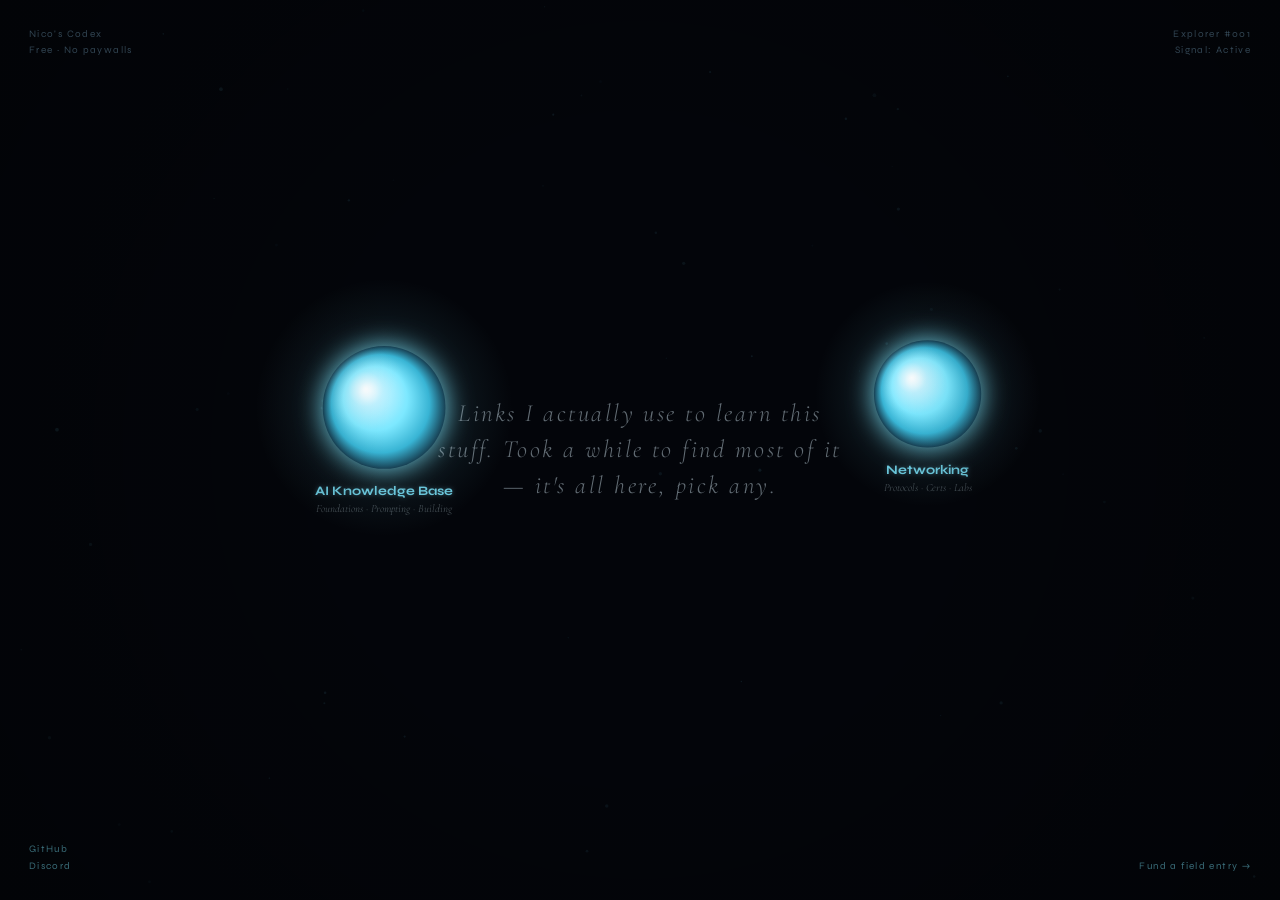
<file: index.html>
<!DOCTYPE html>
<html lang="en">
<head>
<meta charset="UTF-8">
<meta name="viewport" content="width=device-width, initial-scale=1.0">
<title>Nico's Codex</title>
<meta name="description" content="Nico's Codex — a curated knowledge base covering AI, technology, and beyond.">
<meta property="og:title" content="Nico's Codex">
<meta property="og:description" content="Links I actually use to learn this stuff. Took a while to find most of it — it's all here, pick any.">
<link rel="preconnect" href="https://fonts.googleapis.com">
<link rel="preconnect" href="https://fonts.gstatic.com" crossorigin>
<link href="https://fonts.googleapis.com/css2?family=Cormorant+Garamond:ital,wght@0,300;1,300&family=Syne:wght@400;700&display=swap" rel="stylesheet">
<style>
*, *::before, *::after { box-sizing: border-box; margin: 0; padding: 0; }

html, body {
  width: 100%; height: 100%;
  background: #03050a;
  overflow: hidden;
  cursor: none;
  user-select: none;
}

#canvas {
  position: fixed;
  inset: 0;
  width: 100%;
  height: 100%;
  display: block;
}

/* ── Hero intro ── */
#intro {
  position: fixed;
  inset: 0;
  display: flex;
  flex-direction: column;
  align-items: center;
  justify-content: center;
  pointer-events: none;
  z-index: 10;
  gap: 0.65rem;
}

.intro-eyebrow {
  font-family: 'Syne', sans-serif;
  font-size: 0.68rem;
  font-weight: 400;
  letter-spacing: 0.38em;
  text-transform: uppercase;
  color: #7de8ff;
  opacity: 0.65;
}

.intro-title {
  font-family: 'Cormorant Garamond', serif;
  font-weight: 300;
  font-size: clamp(3rem, 7.5vw, 5.8rem);
  color: rgba(200, 220, 230, 0.93);
  line-height: 1;
  letter-spacing: 0.03em;
  text-shadow: 0 0 60px rgba(125,232,255,0.18), 0 0 120px rgba(125,232,255,0.08);
}

.intro-subtitle {
  font-family: 'Cormorant Garamond', serif;
  font-weight: 300;
  font-style: italic;
  font-size: clamp(1.05rem, 2.5vw, 1.55rem);
  color: rgba(200,220,230,0.48);
  letter-spacing: 0.1em;
  max-width: 42ch;
  text-align: center;
  line-height: 1.45;
  padding: 0 1.25rem;
  transition: opacity 1.4s ease;
}

/* ── Corner labels ── */
.corner {
  position: fixed;
  font-family: 'Syne', sans-serif;
  font-size: 0.62rem;
  letter-spacing: 0.14em;
  color: rgba(80,110,130,0.6);
  pointer-events: none;
  z-index: 20;
  line-height: 1.7;
}
.corner a {
  color: rgba(125,232,255,0.45);
  text-decoration: none;
  pointer-events: auto;
  transition: color 0.2s;
}
.corner a:hover { color: #7de8ff; }

.corner-tl { top: 1.6rem; left: 1.8rem; }
.corner-tr { top: 1.6rem; right: 1.8rem; text-align: right; }
.corner-bl { bottom: 1.6rem; left: 1.8rem; }
.corner-br { bottom: 1.6rem; right: 1.8rem; text-align: right; }

/* ── Tooltip ── */
#tooltip {
  position: fixed;
  pointer-events: none;
  z-index: 30;
  display: flex;
  flex-direction: column;
  align-items: center;
  gap: 0.28rem;
  transform: translate(-50%, 0);
  opacity: 0;
  transition: opacity 0.22s ease;
  width: 260px;
  text-align: center;
  padding: 0.9rem 1.1rem 0.85rem;
  background: rgba(3,5,10,0.88);
  border: 1px solid rgba(125,232,255,0.1);
  backdrop-filter: blur(10px);
}
#tooltip.visible { opacity: 1; }

.tt-name {
  font-family: 'Syne', sans-serif;
  font-weight: 700;
  font-size: 0.82rem;
  letter-spacing: 0.07em;
  color: #7de8ff;
}

.tt-desc {
  font-family: 'Cormorant Garamond', serif;
  font-style: italic;
  font-weight: 300;
  font-size: 0.9rem;
  color: rgba(200,220,230,0.72);
  line-height: 1.45;
}

.tt-badge {
  font-family: 'Syne', sans-serif;
  font-size: 0.58rem;
  font-weight: 700;
  letter-spacing: 0.22em;
  padding: 0.2em 0.6em;
  margin-top: 0.1rem;
}
.tt-badge.live {
  background: rgba(125,232,255,0.12);
  color: #7de8ff;
  border: 1px solid rgba(125,232,255,0.28);
}
.tt-badge.incoming {
  background: rgba(42,74,90,0.25);
  color: rgba(80,110,130,0.75);
  border: 1px solid rgba(42,74,90,0.45);
}

/* ── Mobile list — hidden everywhere, canvas is the UI ── */
#mobile-list { display: none; }

/* ── Motion permission bar (iOS only) ── */
#motion-bar {
  position: fixed;
  top: 0; left: 0; right: 0;
  z-index: 100;
  font-family: 'Syne', sans-serif;
  font-size: 0.65rem;
  font-weight: 400;
  letter-spacing: 0.3em;
  text-transform: uppercase;
  color: #7de8ff;
  background: rgba(3,5,10,0.6);
  border-bottom: 1px solid rgba(125,232,255,0.08);
  backdrop-filter: blur(12px);
  padding: 0.5rem 1.2rem;
  text-align: center;
  cursor: pointer;
  transition: opacity 0.5s ease, transform 0.5s ease;
}
#motion-bar.dismissed {
  opacity: 0;
  transform: translateY(-100%);
  pointer-events: none;
}

@media (max-width: 700px) {
  .corner { display: none; }
}
</style>
</head>
<body>

<canvas id="canvas"></canvas>

<div id="motion-bar" class="dismissed">Enable motion →</div>

<div id="intro">
  <p class="intro-subtitle">Links I actually use to learn this stuff. Took a while to find most of it — it's all here, pick any.</p>
</div>

<div class="corner corner-tl">Nico's Codex<br>Free · No paywalls</div>
<div class="corner corner-tr">Explorer #001<br>Signal: Active</div>
<div class="corner corner-bl">
  <a href="https://github.com/niconomics-9" target="_blank" rel="noopener">GitHub</a><br>
  <a href="#" target="_blank" rel="noopener">Discord</a>
</div>
<div class="corner corner-br">
  <a href="https://ko-fi.com" target="_blank" rel="noopener">Fund a field entry →</a>
</div>

<div id="tooltip">
  <span class="tt-name"></span>
  <span class="tt-desc"></span>
  <span class="tt-badge"></span>
</div>

<div id="mobile-list">
  <div class="mob-header">
    <p class="mob-eyebrow">Transmission received</p>
    <h1 class="mob-title">Nico's Codex</h1>
    <p class="mob-subtitle">Move toward the light.</p>
  </div>
</div>

<script>
if (location.pathname.endsWith('/index.html'))
  location.replace(location.href.replace('/index.html', '/'));
// ── Topic data ────────────────────────────────────────────────────
const TOPICS = [
  {
    name:    "AI Knowledge Base",
    tagline: "Foundations · Prompting · Building",
    desc:    "Free, curated archive of AI learning resources — foundations, prompting, building, podcasts, newsletters, leaders, and repos.",
    url:     "ai.html",
    status:  "LIVE"
  },
  {
    name:    "Networking",
    tagline: "Protocols · Certs · Labs",
    desc:    "Free, curated archive of networking resources — fundamentals, protocols, certifications, and hands-on labs.",
    url:     "networking.html",
    status:  "LIVE"
  },
];

// Fractional positions [fx, fy] — spread across viewport
const INIT_POS = [
  [0.28, 0.44],  // AI         — center left
  [0.72, 0.44],  // Networking — center right
];

// ── Build mobile list ─────────────────────────────────────────────
const mobileList = document.getElementById('mobile-list');
TOPICS.forEach(t => {
  const isLive = t.status === 'LIVE';
  const el = document.createElement(isLive ? 'a' : 'div');
  if (isLive) el.href = t.url;
  el.className = `mob-row ${isLive ? 'live' : 'inactive'}`;
  el.innerHTML =
    `<span class="mob-dot ${isLive ? 'live' : 'inactive'}"></span>` +
    `<span class="mob-info">` +
      `<span class="mob-name">${t.name}</span>` +
      `<span class="mob-desc">${t.desc}</span>` +
    `</span>` +
    `<span class="mob-tag ${isLive ? 'live' : 'incoming'}">${t.status}</span>`;
  mobileList.appendChild(el);
});

// ── Canvas + context ──────────────────────────────────────────────
const canvas = document.getElementById('canvas');
const ctx    = canvas.getContext('2d');
let W = 0, H = 0;

// ── Orb class ─────────────────────────────────────────────────────
class Orb {
  constructor(topic, fx, fy) {
    this.topic  = topic;
    this.isLive = topic.status === 'LIVE';
    this.fx = fx; this.fy = fy;

    this.baseX = fx * window.innerWidth;
    this.baseY = fy * window.innerHeight;
    this.x = this.baseX;
    this.y = this.baseY;

    this.baseRadius = this.isLive
      ? 52 + Math.random() * 16
      : 32 + Math.random() * 12;
    this.radius = this.baseRadius;

    this.phase      = Math.random() * Math.PI * 2;
    this.pulseSpeed = 5.0 + Math.random() * 3.0;  // 4–7s size breath

    // Primary drift — 5–8s cycles, 14–26px amplitude
    this.driftAmpX = 14 + Math.random() * 12;
    this.driftAmpY = 12 + Math.random() * 10;
    this.driftSpX  = 4.5 + Math.random() * 4.0;
    this.driftSpY  = 4.0 + Math.random() * 3.5;
    this.driftPhX  = Math.random() * Math.PI * 2;
    this.driftPhY  = Math.random() * Math.PI * 2;

    // Secondary wobble — 2–3.5s cycles, 3–6px — organic texture
    this.wobbleAmpX = 3 + Math.random() * 3;
    this.wobbleAmpY = 3 + Math.random() * 3;
    this.wobbleSpX  = 11 + Math.random() * 8;
    this.wobbleSpY  = 13 + Math.random() * 7;
    this.wobblePhX  = Math.random() * Math.PI * 2;
    this.wobblePhY  = Math.random() * Math.PI * 2;

    this.hovered       = false;
    this.scale         = 1;
    this.clickPulse    = 0;
    this.clickTarget   = null;
    this.parallaxDepth = 0.6 + Math.random() * 0.6;
  }

  rebase() {
    this.baseX = this.fx * W;
    this.baseY = this.fy * H;
  }

  draw(ctx) {
    const { x, y, radius: r, isLive, hovered } = this;

    ctx.save();

    // Atmospheric outer glow
    const glowR    = r * (hovered ? 3.4 : 2.1);
    const outerGrd = ctx.createRadialGradient(x, y, r * 0.75, x, y, glowR);
    if (isLive) {
      outerGrd.addColorStop(0, hovered ? 'rgba(125,232,255,0.24)' : 'rgba(125,232,255,0.11)');
      outerGrd.addColorStop(1, 'rgba(125,232,255,0)');
    } else {
      outerGrd.addColorStop(0, hovered ? 'rgba(58,106,122,0.2)' : 'rgba(42,74,90,0.07)');
      outerGrd.addColorStop(1, 'rgba(42,74,90,0)');
    }
    ctx.beginPath();
    ctx.arc(x, y, glowR, 0, Math.PI * 2);
    ctx.fillStyle = outerGrd;
    ctx.fill();

    // Shadow glow
    ctx.shadowColor = isLive ? '#7de8ff' : '#3a6a7a';
    ctx.shadowBlur  = isLive
      ? (hovered ? 52 : 26)
      : (hovered ? 22 : 9);

    // Core sphere gradient (highlight offset upper-left)
    const hx = x - r * 0.3, hy = y - r * 0.3;
    const coreGrd = ctx.createRadialGradient(hx, hy, 0, x, y, r);
    if (isLive) {
      coreGrd.addColorStop(0.00, '#f2fbff');
      coreGrd.addColorStop(0.18, '#b8f0ff');
      coreGrd.addColorStop(0.52, '#7de8ff');
      coreGrd.addColorStop(0.80, '#38b4d4');
      coreGrd.addColorStop(1.00, 'rgba(18,58,78,0.88)');
    } else {
      coreGrd.addColorStop(0.00, '#5e8e9e');
      coreGrd.addColorStop(0.32, '#3a6070');
      coreGrd.addColorStop(0.68, '#2a4a5a');
      coreGrd.addColorStop(1.00, 'rgba(4,14,20,0.92)');
    }
    ctx.beginPath();
    ctx.arc(x, y, r, 0, Math.PI * 2);
    ctx.fillStyle = coreGrd;
    ctx.fill();

    ctx.shadowBlur = 0;

    // Specular highlight (clipped to orb)
    ctx.beginPath();
    ctx.arc(x, y, r, 0, Math.PI * 2);
    ctx.clip();
    const specGrd = ctx.createRadialGradient(hx, hy, 0, hx, hy, r * 0.68);
    specGrd.addColorStop(0,    'rgba(255,255,255,0.74)');
    specGrd.addColorStop(0.42, 'rgba(255,255,255,0.16)');
    specGrd.addColorStop(1,    'rgba(255,255,255,0)');
    ctx.fillStyle = specGrd;
    ctx.fillRect(x - r - 1, y - r - 1, (r + 1) * 2, (r + 1) * 2);

    ctx.restore();
  }

  contains(px, py) {
    const dx = px - this.x, dy = py - this.y;
    return Math.sqrt(dx * dx + dy * dy) < this.radius;
  }
}

// ── Particle class ────────────────────────────────────────────────
class Particle {
  constructor(seed) { this.init(seed); }
  init(fromBottom) {
    this.x     = Math.random() * (W || window.innerWidth);
    this.y     = fromBottom ? (H || window.innerHeight) + 6 : Math.random() * (H || window.innerHeight);
    this.vx    = (Math.random() - 0.5) * 0.22;
    this.vy    = -(0.14 + Math.random() * 0.38);
    this.alpha = 0.025 + Math.random() * 0.07;
    this.r     = 0.7 + Math.random() * 1.3;
  }
  update() {
    this.x += this.vx;
    this.y += this.vy;
    if (this.y < -8) this.init(true);
  }
  draw(ctx) {
    ctx.beginPath();
    ctx.arc(this.x, this.y, this.r, 0, Math.PI * 2);
    ctx.fillStyle = `rgba(125,232,255,${this.alpha})`;
    ctx.fill();
  }
}

// ── Init scene ────────────────────────────────────────────────────
const orbs      = TOPICS.map((t, i) => new Orb(t, INIT_POS[i][0], INIT_POS[i][1]));
const particles = Array.from({ length: 65 }, () => new Particle(false));

function resize() {
  W = canvas.width  = window.innerWidth;
  H = canvas.height = window.innerHeight;
  orbs.forEach(o => o.rebase());
}
window.addEventListener('resize', resize);
resize();

// ── Mouse ─────────────────────────────────────────────────────────
let mx = -9999, my = -9999;
document.addEventListener('mousemove', e => { mx = e.clientX; my = e.clientY; });

// Touch: show tooltip on hold, navigate on tap
canvas.addEventListener('touchstart', e => {
  e.preventDefault();
  const t = e.touches[0];
  mx = t.clientX; my = t.clientY;
}, { passive: false });

canvas.addEventListener('touchmove', e => {
  e.preventDefault();
  const t = e.touches[0];
  mx = t.clientX; my = t.clientY;
}, { passive: false });

canvas.addEventListener('touchend', e => {
  const hit = orbs.find(o => o.isLive && o.clickPulse <= 0 && o.contains(mx, my));
  if (hit) { hit.clickPulse = 1; hit.clickTarget = hit.topic.url; }
  setTimeout(() => { mx = -9999; my = -9999; }, 600);
});

// ── Motion system ────────────────────────────────────────────────
let gyroActive   = false;
let gyroTargetX  = 0, gyroTargetY  = 0;
let gyroCurrentX = 0, gyroCurrentY = 0;
const hasMouse = window.matchMedia('(hover: hover) and (pointer: fine)').matches;

function onOrient(e) {
  if (!gyroActive) return;
  gyroTargetX = Math.max(-20, Math.min(20, (e.gamma  || 0) * 0.65));
  gyroTargetY = Math.max(-20, Math.min(20, ((e.beta  || 0) - 90) * 0.65));
}
window.addEventListener('deviceorientation', onOrient);

function activateGyro() { gyroActive = true; }

const motionBar      = document.getElementById('motion-bar');
const IS_IOS         = /iPad|iPhone|iPod/.test(navigator.userAgent);
const needsPermission = IS_IOS
  && typeof DeviceMotionEvent !== 'undefined'
  && typeof DeviceMotionEvent.requestPermission === 'function';

function dismissBar() {
  motionBar.classList.add('dismissed');
  setTimeout(() => { motionBar.style.display = 'none'; }, 550);
}

if (needsPermission) {
  if (localStorage.getItem('motion-granted') === '1') {
    activateGyro();
  } else {
    motionBar.classList.remove('dismissed');
    motionBar.addEventListener('click', async () => {
      try {
        const res = await DeviceMotionEvent.requestPermission();
        if (res === 'granted') {
          localStorage.setItem('motion-granted', '1');
          activateGyro();
        }
      } catch (_) { /* denied — float fallback */ }
      dismissBar();
    });
  }
} else {
  // Android, desktop, or iOS < 13 — auto-activate on first real event
  window.addEventListener('deviceorientation', function autoActivate(e) {
    if (e.gamma !== null && !gyroActive) activateGyro();
  });
}

// ── Intro fade ────────────────────────────────────────────────────
let introHidden = false;
const intro = document.getElementById('intro');

// ── Tooltip refs ──────────────────────────────────────────────────
const tooltip = document.getElementById('tooltip');
const ttName  = tooltip.querySelector('.tt-name');
const ttDesc  = tooltip.querySelector('.tt-desc');
const ttBadge = tooltip.querySelector('.tt-badge');

function drawOrbLabel(orb) {
  const { x, y, radius: r, topic, hovered } = orb;
  const baseY = y + r + 16;
  ctx.save();
  ctx.textAlign    = 'center';
  ctx.textBaseline = 'top';

  // Name
  ctx.font      = '700 13px Syne, sans-serif';
  ctx.fillStyle = hovered ? '#7de8ff' : 'rgba(125,232,255,0.82)';
  ctx.shadowColor = 'rgba(125,232,255,0.4)';
  ctx.shadowBlur  = hovered ? 10 : 4;
  ctx.fillText(topic.name, x, baseY);

  // Tagline
  ctx.font        = 'italic 300 11px "Cormorant Garamond", serif';
  ctx.fillStyle   = hovered ? 'rgba(200,220,230,0.75)' : 'rgba(200,220,230,0.38)';
  ctx.shadowBlur  = 0;
  ctx.fillText(topic.tagline, x, baseY + 19);

  ctx.restore();
}

function updateTooltip(orb) {
  if (!orb) { tooltip.classList.remove('visible'); return; }
  const t = orb.topic;
  ttName.textContent  = t.name;
  ttDesc.textContent  = t.desc;
  ttBadge.textContent = t.status;
  ttBadge.className   = `tt-badge ${t.status === 'LIVE' ? 'live' : 'incoming'}`;

  const pad  = 14;
  const tipW = 260;
  const rawL = orb.x;
  const left = Math.max(tipW / 2 + pad, Math.min(W - tipW / 2 - pad, rawL));
  const top  = orb.y + orb.radius + 58;
  tooltip.style.left = `${left}px`;
  tooltip.style.top  = `${top}px`;
  tooltip.classList.add('visible');
}

// ── Click handler ─────────────────────────────────────────────────
document.addEventListener('click', e => {
  if (e.target.tagName === 'A') return;
  const hit = orbs.find(o => o.isLive && o.clickPulse <= 0 && o.contains(e.clientX, e.clientY));
  if (hit) { hit.clickPulse = 1; hit.clickTarget = hit.topic.url; }
});

// ── Thread lines ──────────────────────────────────────────────────
function drawThreads() {
  const THRESH = Math.min(W, H) * 0.34;
  for (let i = 0; i < orbs.length; i++) {
    for (let j = i + 1; j < orbs.length; j++) {
      const dx = orbs[i].x - orbs[j].x;
      const dy = orbs[i].y - orbs[j].y;
      const d  = Math.sqrt(dx * dx + dy * dy);
      if (d < THRESH) {
        const prox      = 1 - d / THRESH;
        const hBoost    = (orbs[i].hovered || orbs[j].hovered) ? 0.44 : 0;
        const alpha     = prox * 0.13 + hBoost;
        ctx.beginPath();
        ctx.moveTo(orbs[i].x, orbs[i].y);
        ctx.lineTo(orbs[j].x, orbs[j].y);
        ctx.strokeStyle = `rgba(125,232,255,${alpha})`;
        ctx.lineWidth   = 0.5;
        ctx.stroke();
      }
    }
  }
}

// ── Cursor ────────────────────────────────────────────────────────
function drawCursor(onLive) {
  if (mx < -100) return;
  const sz  = 11, gap = 4;
  const col = onLive ? 'rgba(125,232,255,1)' : 'rgba(125,232,255,0.72)';
  ctx.save();
  ctx.strokeStyle = col;
  ctx.lineWidth   = 1;
  ctx.shadowColor = 'rgba(125,232,255,0.45)';
  ctx.shadowBlur  = 7;
  ctx.beginPath();
  ctx.moveTo(mx - sz, my);   ctx.lineTo(mx - gap, my);
  ctx.moveTo(mx + gap, my);  ctx.lineTo(mx + sz, my);
  ctx.moveTo(mx, my - sz);   ctx.lineTo(mx, my - gap);
  ctx.moveTo(mx, my + gap);  ctx.lineTo(mx, my + sz);
  ctx.stroke();
  ctx.shadowBlur = 5;
  ctx.beginPath();
  ctx.arc(mx, my, 1.5, 0, Math.PI * 2);
  ctx.fillStyle = col;
  ctx.fill();
  ctx.restore();
}

// ── Render loop ───────────────────────────────────────────────────
let t = 0;
function render() {
  requestAnimationFrame(render);
  t += 0.003;

  ctx.clearRect(0, 0, W, H);
  ctx.fillStyle = '#03050a';
  ctx.fillRect(0, 0, W, H);

  // Particles
  for (const p of particles) { p.update(); p.draw(ctx); }

  // Compute parallax / gyro offset
  let offsetX = 0, offsetY = 0;
  if (gyroActive) {
    gyroCurrentX += (gyroTargetX - gyroCurrentX) * 0.22;
    gyroCurrentY += (gyroTargetY - gyroCurrentY) * 0.22;
    offsetX = gyroCurrentX;
    offsetY = gyroCurrentY;
  } else if (hasMouse && mx > -100) {
    offsetX = ((mx - W / 2) / (W / 2)) * 8;
    offsetY = ((my - H / 2) / (H / 2)) * 8;
  }

  // Drift positions
  for (const o of orbs) {
    o.x = o.baseX
      + Math.sin(t * o.driftSpX + o.driftPhX) * o.driftAmpX
      + Math.sin(t * o.wobbleSpX + o.wobblePhX) * o.wobbleAmpX
      + offsetX * o.parallaxDepth;
    o.y = o.baseY
      + Math.cos(t * o.driftSpY + o.driftPhY) * o.driftAmpY
      + Math.cos(t * o.wobbleSpY + o.wobblePhY) * o.wobbleAmpY
      + offsetY * o.parallaxDepth;
  }

  // Hover detection
  let hoveredOrb = null;
  for (const o of orbs) {
    o.hovered = o.contains(mx, my);
    if (o.hovered) hoveredOrb = o;
  }

  // Threads
  drawThreads();

  // Update scale + draw orbs
  for (const o of orbs) {
    let targetScale = o.hovered ? 1.5 : 1;
    if (o.clickPulse > 0) targetScale = 1 + o.clickPulse * 0.85;
    o.scale  += (targetScale - o.scale) * 0.1;
    const pulse = 1 + Math.sin(t * o.pulseSpeed + o.phase) * 0.08;
    o.radius = o.baseRadius * o.scale * pulse;

    if (o.clickPulse > 0) {
      o.clickPulse -= 0.038;
      if (o.clickPulse <= 0 && o.clickTarget) {
        window.location.href = o.clickTarget;
        o.clickTarget = null;
      }
    }

    o.draw(ctx);
    drawOrbLabel(o);
  }

  // Vignette
  const vig = ctx.createRadialGradient(W/2, H/2, Math.min(W,H)*0.28, W/2, H/2, Math.max(W,H)*0.82);
  vig.addColorStop(0, 'transparent');
  vig.addColorStop(1, 'rgba(0,0,0,0.45)');
  ctx.fillStyle = vig;
  ctx.fillRect(0, 0, W, H);

  // Cursor on top
  drawCursor(hoveredOrb && hoveredOrb.isLive);

  // Intro fade on first hover
  if (hoveredOrb && !introHidden) {
    introHidden = true;
    intro.classList.add('hidden');
  }

  // Tooltip
  updateTooltip(hoveredOrb);
}

render();
</script>
</body>
</html>
</file>
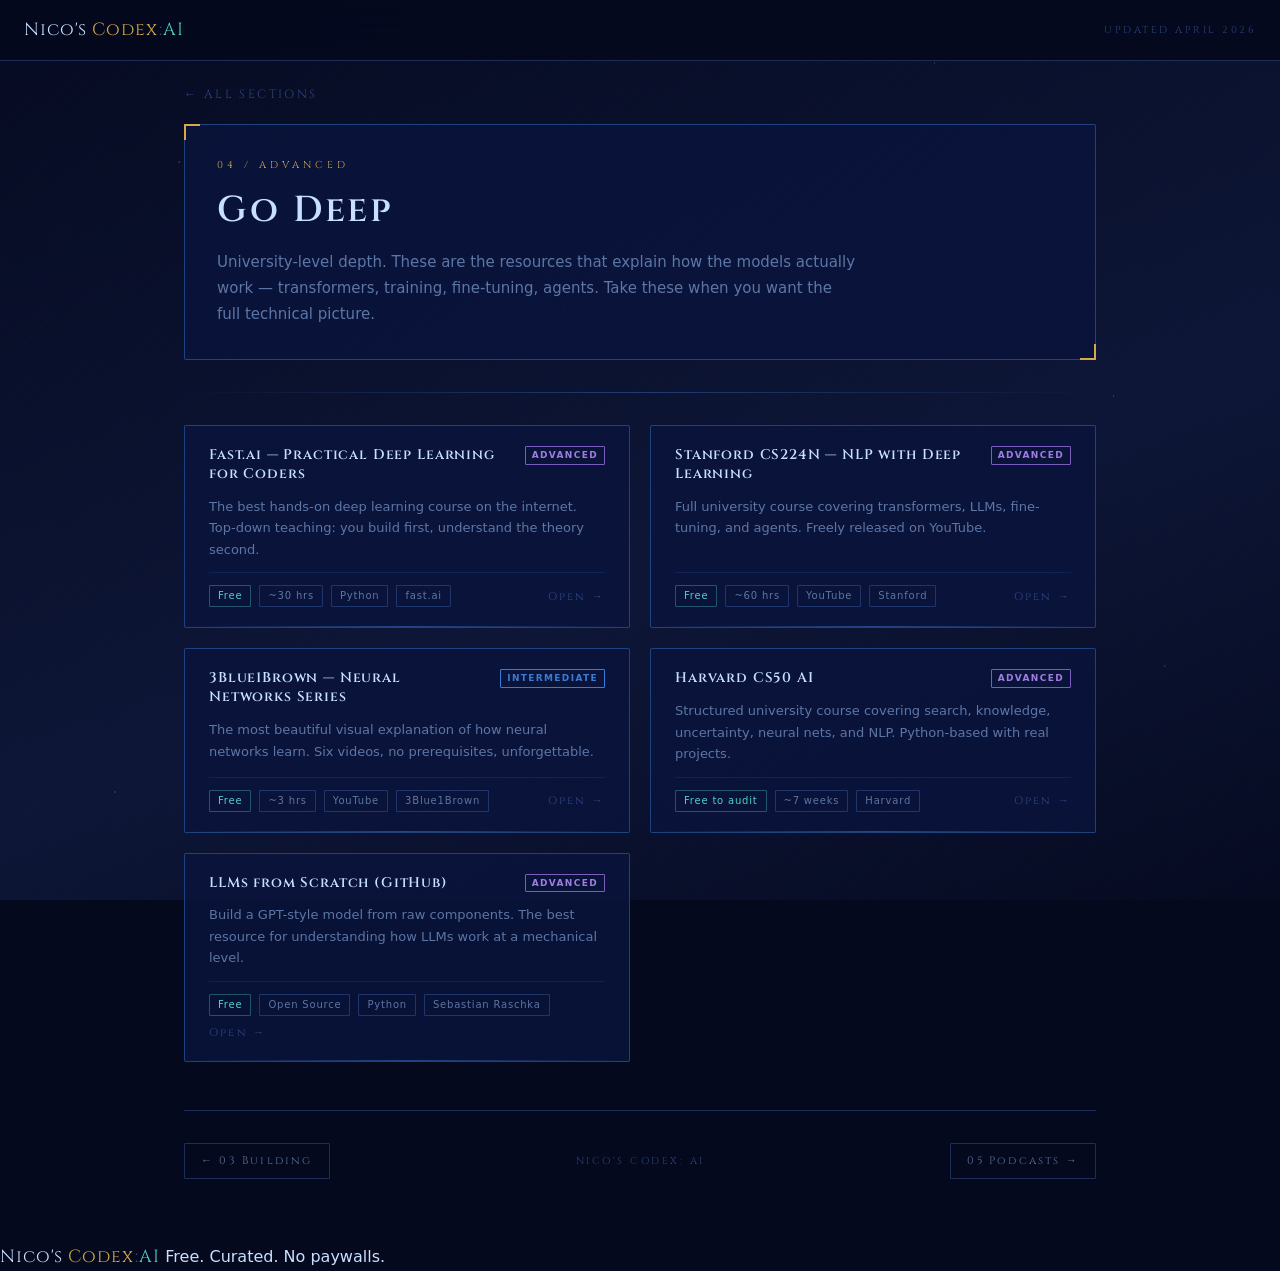
<file: advanced.html>
<!DOCTYPE html>
<html lang="en">
<head>
<meta charset="UTF-8">
<meta name="viewport" content="width=device-width, initial-scale=1.0">
<title>Go Deep — Nico's Codex: AI</title>
<meta name="description" content="Neural networks, deep learning, LLMs. University-level depth on how the models actually work.">
<link rel="preconnect" href="https://fonts.googleapis.com">
<link rel="preconnect" href="https://fonts.gstatic.com" crossorigin>
<link href="https://fonts.googleapis.com/css2?family=Cinzel:wght@400;600&display=swap" rel="stylesheet">
<link rel="stylesheet" href="style.css">
</head>
<body>

<nav class="codex-nav">
  <a href="ai.html" class="codex-logo">Nico's <span class="logo-codex">Codex</span><span class="logo-colon">:</span><span class="logo-ai">AI</span></a>
  <span class="codex-rule">Updated April 2026</span>
</nav>

<main class="page-wrap">

  <a href="ai.html" class="back-link">← All Sections</a>

  <header class="page-header codex-panel">
    <p class="page-eyebrow">04 / Advanced</p>
    <h1>Go Deep</h1>
    <p class="page-intro">University-level depth. These are the resources that explain how the models actually work — transformers, training, fine-tuning, agents. Take these when you want the full technical picture.</p>
  </header>

  <div class="codex-divider"></div>

  <div class="resource-grid">

    <a href="https://course.fast.ai" target="_blank" rel="noopener" class="resource-card" style="animation-delay: 0ms">
      <div class="resource-card-top">
        <span class="resource-title">Fast.ai — Practical Deep Learning for Coders</span>
        <span class="badge badge-advanced">Advanced</span>
      </div>
      <p class="resource-desc">The best hands-on deep learning course on the internet. Top-down teaching: you build first, understand the theory second.</p>
      <div class="resource-meta-row">
        <div class="resource-chips">
          <span class="chip chip-free">Free</span>
          <span class="chip">~30 hrs</span>
          <span class="chip">Python</span>
          <span class="chip">fast.ai</span>
        </div>
        <span class="resource-open">Open →</span>
      </div>
    </a>

    <a href="https://www.youtube.com/playlist?list=PLoROMvodv4rMFqRtEuo6SGjY4XbRIVx76" target="_blank" rel="noopener" class="resource-card" style="animation-delay: 80ms">
      <div class="resource-card-top">
        <span class="resource-title">Stanford CS224N — NLP with Deep Learning</span>
        <span class="badge badge-advanced">Advanced</span>
      </div>
      <p class="resource-desc">Full university course covering transformers, LLMs, fine-tuning, and agents. Freely released on YouTube.</p>
      <div class="resource-meta-row">
        <div class="resource-chips">
          <span class="chip chip-free">Free</span>
          <span class="chip">~60 hrs</span>
          <span class="chip">YouTube</span>
          <span class="chip">Stanford</span>
        </div>
        <span class="resource-open">Open →</span>
      </div>
    </a>

    <a href="https://www.youtube.com/playlist?list=PLZHQObOWTQDNU6R1_67000Dx_ZCJB-3pi" target="_blank" rel="noopener" class="resource-card" style="animation-delay: 160ms">
      <div class="resource-card-top">
        <span class="resource-title">3Blue1Brown — Neural Networks Series</span>
        <span class="badge badge-intermediate">Intermediate</span>
      </div>
      <p class="resource-desc">The most beautiful visual explanation of how neural networks learn. Six videos, no prerequisites, unforgettable.</p>
      <div class="resource-meta-row">
        <div class="resource-chips">
          <span class="chip chip-free">Free</span>
          <span class="chip">~3 hrs</span>
          <span class="chip">YouTube</span>
          <span class="chip">3Blue1Brown</span>
        </div>
        <span class="resource-open">Open →</span>
      </div>
    </a>

    <a href="https://cs50.harvard.edu/ai/" target="_blank" rel="noopener" class="resource-card" style="animation-delay: 240ms">
      <div class="resource-card-top">
        <span class="resource-title">Harvard CS50 AI</span>
        <span class="badge badge-advanced">Advanced</span>
      </div>
      <p class="resource-desc">Structured university course covering search, knowledge, uncertainty, neural nets, and NLP. Python-based with real projects.</p>
      <div class="resource-meta-row">
        <div class="resource-chips">
          <span class="chip chip-free">Free to audit</span>
          <span class="chip">~7 weeks</span>
          <span class="chip">Harvard</span>
        </div>
        <span class="resource-open">Open →</span>
      </div>
    </a>

    <a href="https://github.com/rasbt/LLMs-from-scratch" target="_blank" rel="noopener" class="resource-card" style="animation-delay: 320ms">
      <div class="resource-card-top">
        <span class="resource-title">LLMs from Scratch (GitHub)</span>
        <span class="badge badge-advanced">Advanced</span>
      </div>
      <p class="resource-desc">Build a GPT-style model from raw components. The best resource for understanding how LLMs work at a mechanical level.</p>
      <div class="resource-meta-row">
        <div class="resource-chips">
          <span class="chip chip-free">Free</span>
          <span class="chip">Open Source</span>
          <span class="chip">Python</span>
          <span class="chip">Sebastian Raschka</span>
        </div>
        <span class="resource-open">Open →</span>
      </div>
    </a>

  </div>

  <nav class="page-nav">
    <a href="building.html" class="page-nav-btn nav-prev">← 03 Building</a>
    <span class="nav-center">Nico's Codex: AI</span>
    <a href="podcasts.html" class="page-nav-btn nav-next">05 Podcasts →</a>
  </nav>

</main>

<footer class="codex-footer-bar">
  <a href="ai.html" class="codex-logo">Nico's <span class="logo-codex">Codex</span><span class="logo-colon">:</span><span class="logo-ai">AI</span></a>
  <span class="footer-tagline">Free. Curated. No paywalls.</span>
</footer>

</body>
</html>
</file>
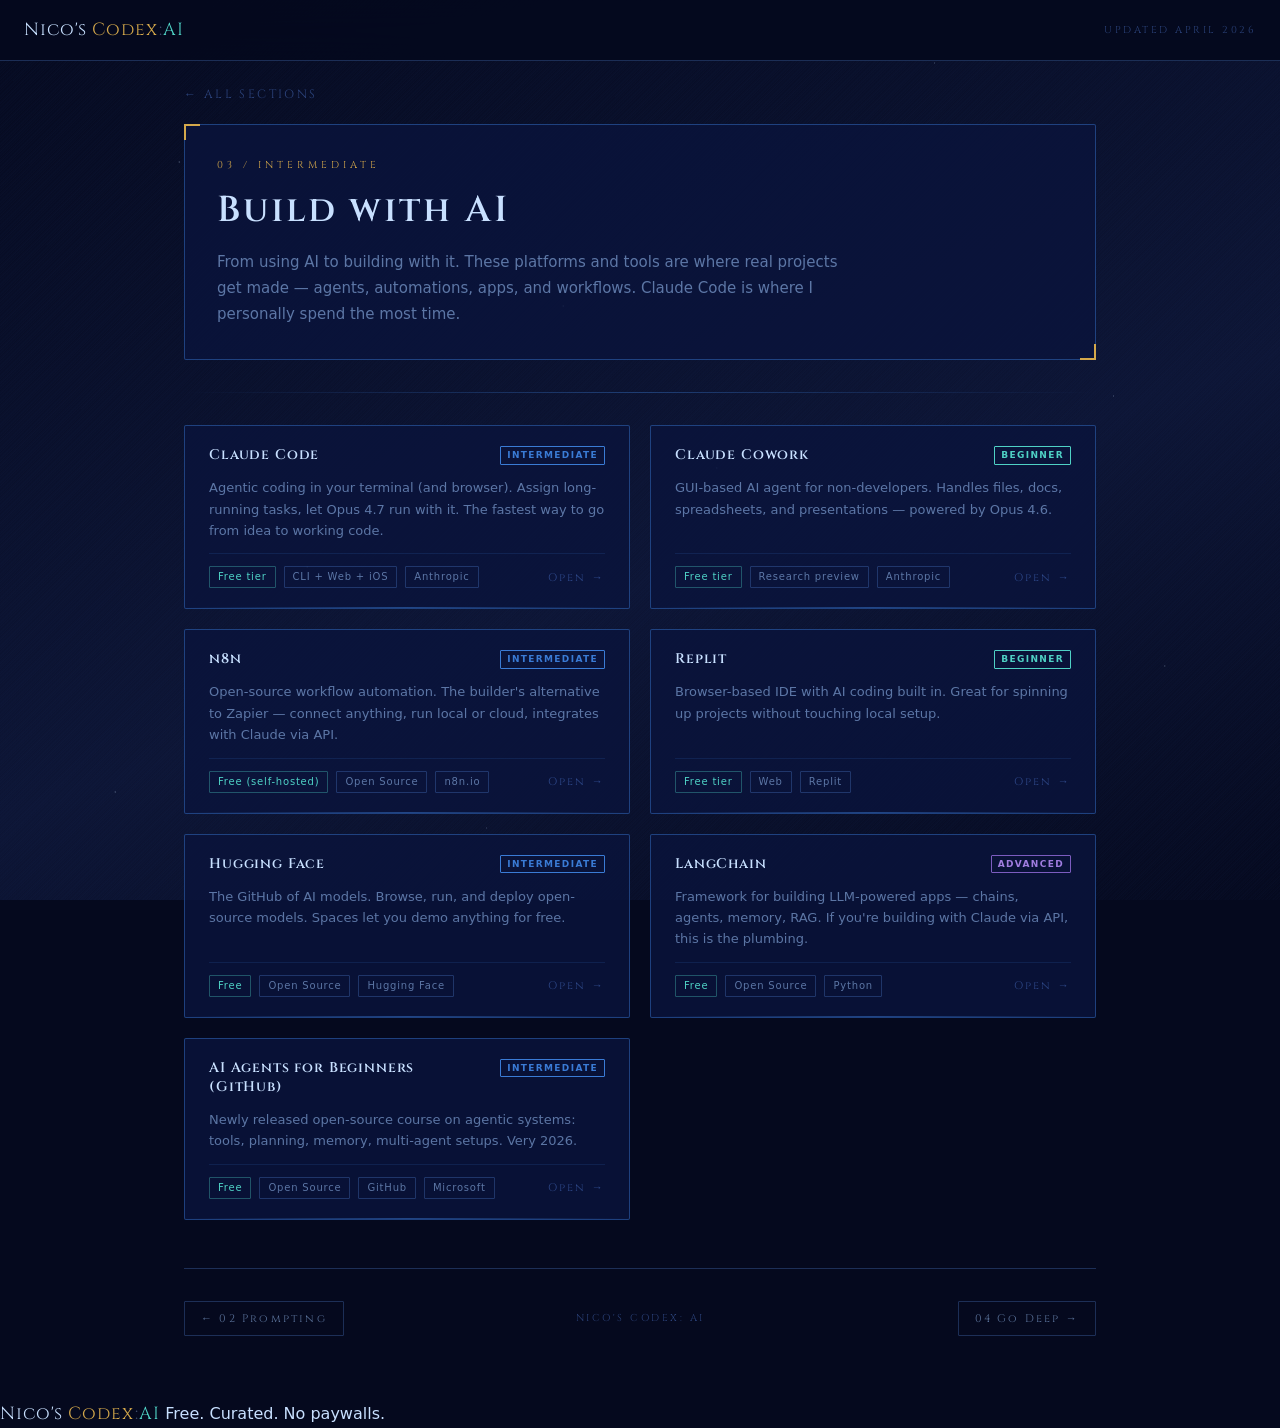
<file: building.html>
<!DOCTYPE html>
<html lang="en">
<head>
<meta charset="UTF-8">
<meta name="viewport" content="width=device-width, initial-scale=1.0">
<title>Build with AI — Nico's Codex: AI</title>
<meta name="description" content="Claude Code, agents, automations, real projects. From using AI to building with it.">
<link rel="preconnect" href="https://fonts.googleapis.com">
<link rel="preconnect" href="https://fonts.gstatic.com" crossorigin>
<link href="https://fonts.googleapis.com/css2?family=Cinzel:wght@400;600&display=swap" rel="stylesheet">
<link rel="stylesheet" href="style.css">
</head>
<body>

<nav class="codex-nav">
  <a href="ai.html" class="codex-logo">Nico's <span class="logo-codex">Codex</span><span class="logo-colon">:</span><span class="logo-ai">AI</span></a>
  <span class="codex-rule">Updated April 2026</span>
</nav>

<main class="page-wrap">

  <a href="ai.html" class="back-link">← All Sections</a>

  <header class="page-header codex-panel">
    <p class="page-eyebrow">03 / Intermediate</p>
    <h1>Build with AI</h1>
    <p class="page-intro">From using AI to building with it. These platforms and tools are where real projects get made — agents, automations, apps, and workflows. Claude Code is where I personally spend the most time.</p>
  </header>

  <div class="codex-divider"></div>

  <div class="resource-grid">

    <a href="https://claude.ai/code" target="_blank" rel="noopener" class="resource-card" style="animation-delay: 0ms">
      <div class="resource-card-top">
        <span class="resource-title">Claude Code</span>
        <span class="badge badge-intermediate">Intermediate</span>
      </div>
      <p class="resource-desc">Agentic coding in your terminal (and browser). Assign long-running tasks, let Opus 4.7 run with it. The fastest way to go from idea to working code.</p>
      <div class="resource-meta-row">
        <div class="resource-chips">
          <span class="chip chip-free">Free tier</span>
          <span class="chip">CLI + Web + iOS</span>
          <span class="chip">Anthropic</span>
        </div>
        <span class="resource-open">Open →</span>
      </div>
    </a>

    <a href="https://claude.ai" target="_blank" rel="noopener" class="resource-card" style="animation-delay: 80ms">
      <div class="resource-card-top">
        <span class="resource-title">Claude Cowork</span>
        <span class="badge badge-beginner">Beginner</span>
      </div>
      <p class="resource-desc">GUI-based AI agent for non-developers. Handles files, docs, spreadsheets, and presentations — powered by Opus 4.6.</p>
      <div class="resource-meta-row">
        <div class="resource-chips">
          <span class="chip chip-free">Free tier</span>
          <span class="chip">Research preview</span>
          <span class="chip">Anthropic</span>
        </div>
        <span class="resource-open">Open →</span>
      </div>
    </a>

    <a href="https://n8n.io" target="_blank" rel="noopener" class="resource-card" style="animation-delay: 160ms">
      <div class="resource-card-top">
        <span class="resource-title">n8n</span>
        <span class="badge badge-intermediate">Intermediate</span>
      </div>
      <p class="resource-desc">Open-source workflow automation. The builder's alternative to Zapier — connect anything, run local or cloud, integrates with Claude via API.</p>
      <div class="resource-meta-row">
        <div class="resource-chips">
          <span class="chip chip-free">Free (self-hosted)</span>
          <span class="chip">Open Source</span>
          <span class="chip">n8n.io</span>
        </div>
        <span class="resource-open">Open →</span>
      </div>
    </a>

    <a href="https://replit.com" target="_blank" rel="noopener" class="resource-card" style="animation-delay: 240ms">
      <div class="resource-card-top">
        <span class="resource-title">Replit</span>
        <span class="badge badge-beginner">Beginner</span>
      </div>
      <p class="resource-desc">Browser-based IDE with AI coding built in. Great for spinning up projects without touching local setup.</p>
      <div class="resource-meta-row">
        <div class="resource-chips">
          <span class="chip chip-free">Free tier</span>
          <span class="chip">Web</span>
          <span class="chip">Replit</span>
        </div>
        <span class="resource-open">Open →</span>
      </div>
    </a>

    <a href="https://huggingface.co" target="_blank" rel="noopener" class="resource-card" style="animation-delay: 320ms">
      <div class="resource-card-top">
        <span class="resource-title">Hugging Face</span>
        <span class="badge badge-intermediate">Intermediate</span>
      </div>
      <p class="resource-desc">The GitHub of AI models. Browse, run, and deploy open-source models. Spaces let you demo anything for free.</p>
      <div class="resource-meta-row">
        <div class="resource-chips">
          <span class="chip chip-free">Free</span>
          <span class="chip">Open Source</span>
          <span class="chip">Hugging Face</span>
        </div>
        <span class="resource-open">Open →</span>
      </div>
    </a>

    <a href="https://python.langchain.com" target="_blank" rel="noopener" class="resource-card" style="animation-delay: 400ms">
      <div class="resource-card-top">
        <span class="resource-title">LangChain</span>
        <span class="badge badge-advanced">Advanced</span>
      </div>
      <p class="resource-desc">Framework for building LLM-powered apps — chains, agents, memory, RAG. If you're building with Claude via API, this is the plumbing.</p>
      <div class="resource-meta-row">
        <div class="resource-chips">
          <span class="chip chip-free">Free</span>
          <span class="chip">Open Source</span>
          <span class="chip">Python</span>
        </div>
        <span class="resource-open">Open →</span>
      </div>
    </a>

    <a href="https://github.com/microsoft/ai-agents-for-beginners" target="_blank" rel="noopener" class="resource-card" style="animation-delay: 480ms">
      <div class="resource-card-top">
        <span class="resource-title">AI Agents for Beginners (GitHub)</span>
        <span class="badge badge-intermediate">Intermediate</span>
      </div>
      <p class="resource-desc">Newly released open-source course on agentic systems: tools, planning, memory, multi-agent setups. Very 2026.</p>
      <div class="resource-meta-row">
        <div class="resource-chips">
          <span class="chip chip-free">Free</span>
          <span class="chip">Open Source</span>
          <span class="chip">GitHub</span>
          <span class="chip">Microsoft</span>
        </div>
        <span class="resource-open">Open →</span>
      </div>
    </a>

  </div>

  <nav class="page-nav">
    <a href="prompting.html" class="page-nav-btn nav-prev">← 02 Prompting</a>
    <span class="nav-center">Nico's Codex: AI</span>
    <a href="advanced.html" class="page-nav-btn nav-next">04 Go Deep →</a>
  </nav>

</main>

<footer class="codex-footer-bar">
  <a href="ai.html" class="codex-logo">Nico's <span class="logo-codex">Codex</span><span class="logo-colon">:</span><span class="logo-ai">AI</span></a>
  <span class="footer-tagline">Free. Curated. No paywalls.</span>
</footer>

</body>
</html>
</file>
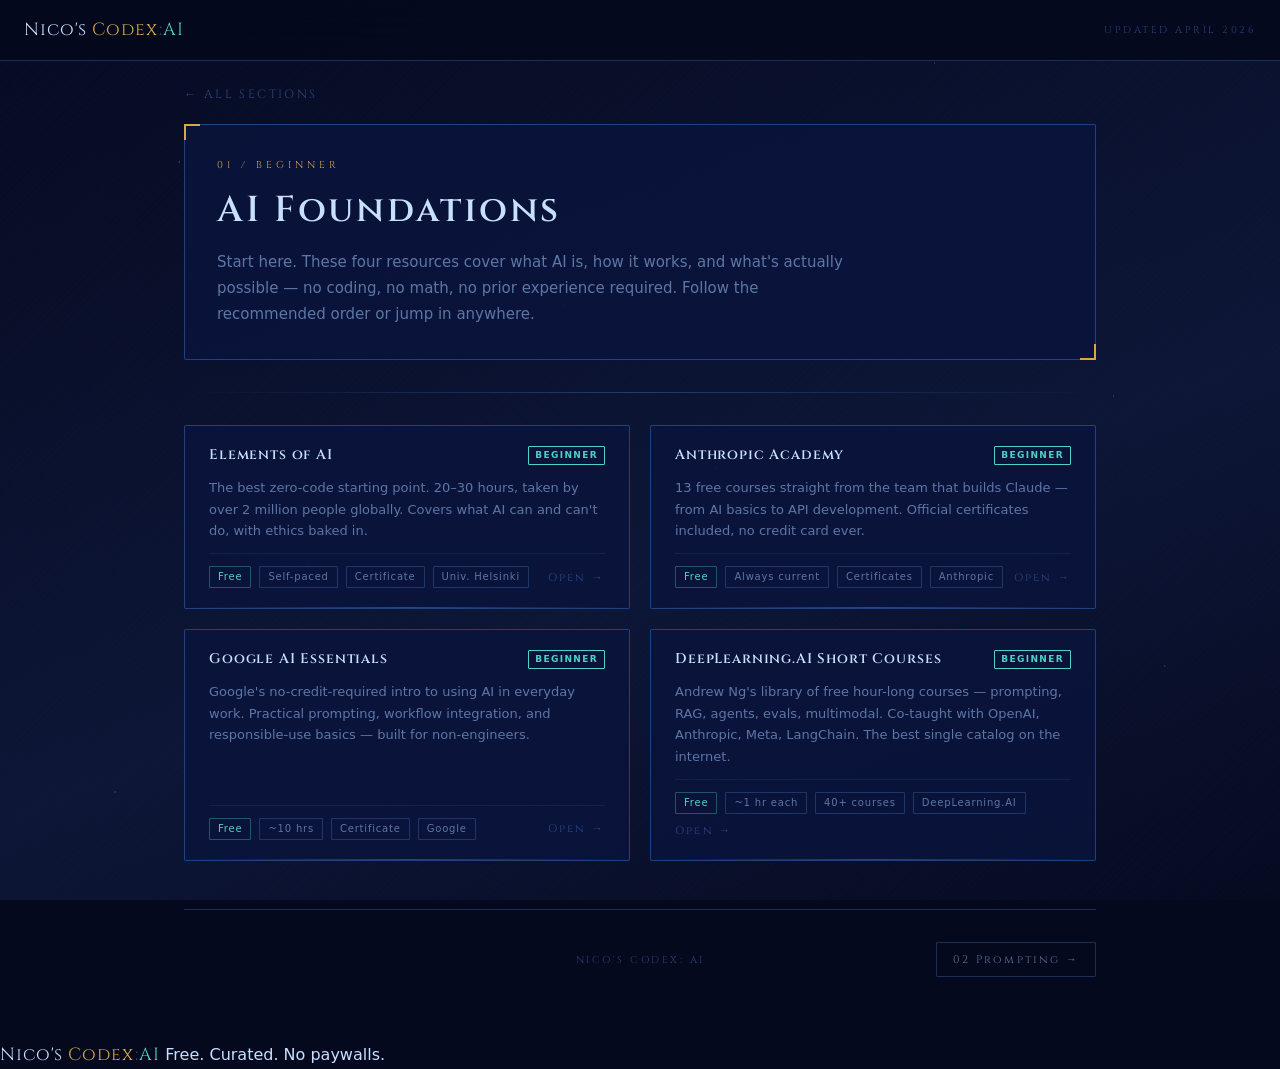
<file: foundations.html>
<!DOCTYPE html>
<html lang="en">
<head>
<meta charset="UTF-8">
<meta name="viewport" content="width=device-width, initial-scale=1.0">
<title>AI Foundations — Nico's Codex: AI</title>
<meta name="description" content="Start here. Four resources covering what AI is, how it works, and what's possible — no coding, no math, no prior experience required.">
<link rel="preconnect" href="https://fonts.googleapis.com">
<link rel="preconnect" href="https://fonts.gstatic.com" crossorigin>
<link href="https://fonts.googleapis.com/css2?family=Cinzel:wght@400;600&display=swap" rel="stylesheet">
<link rel="stylesheet" href="style.css">
</head>
<body>

<nav class="codex-nav">
  <a href="ai.html" class="codex-logo">Nico's <span class="logo-codex">Codex</span><span class="logo-colon">:</span><span class="logo-ai">AI</span></a>
  <span class="codex-rule">Updated April 2026</span>
</nav>

<main class="page-wrap">

  <a href="ai.html" class="back-link">← All Sections</a>

  <header class="page-header codex-panel">
    <p class="page-eyebrow">01 / Beginner</p>
    <h1>AI Foundations</h1>
    <p class="page-intro">Start here. These four resources cover what AI is, how it works, and what's actually possible — no coding, no math, no prior experience required. Follow the recommended order or jump in anywhere.</p>
  </header>

  <div class="codex-divider"></div>

  <div class="resource-grid">

    <a href="https://www.elementsofai.com" target="_blank" rel="noopener" class="resource-card" style="animation-delay: 0ms">
      <div class="resource-card-top">
        <span class="resource-title">Elements of AI</span>
        <span class="badge badge-beginner">Beginner</span>
      </div>
      <p class="resource-desc">The best zero-code starting point. 20–30 hours, taken by over 2 million people globally. Covers what AI can and can't do, with ethics baked in.</p>
      <div class="resource-meta-row">
        <div class="resource-chips">
          <span class="chip chip-free">Free</span>
          <span class="chip">Self-paced</span>
          <span class="chip">Certificate</span>
          <span class="chip">Univ. Helsinki</span>
        </div>
        <span class="resource-open">Open →</span>
      </div>
    </a>

    <a href="https://anthropic.skilljar.com" target="_blank" rel="noopener" class="resource-card" style="animation-delay: 80ms">
      <div class="resource-card-top">
        <span class="resource-title">Anthropic Academy</span>
        <span class="badge badge-beginner">Beginner</span>
      </div>
      <p class="resource-desc">13 free courses straight from the team that builds Claude — from AI basics to API development. Official certificates included, no credit card ever.</p>
      <div class="resource-meta-row">
        <div class="resource-chips">
          <span class="chip chip-free">Free</span>
          <span class="chip">Always current</span>
          <span class="chip">Certificates</span>
          <span class="chip">Anthropic</span>
        </div>
        <span class="resource-open">Open →</span>
      </div>
    </a>

    <a href="https://skills.google" target="_blank" rel="noopener" class="resource-card" style="animation-delay: 160ms">
      <div class="resource-card-top">
        <span class="resource-title">Google AI Essentials</span>
        <span class="badge badge-beginner">Beginner</span>
      </div>
      <p class="resource-desc">Google's no-credit-required intro to using AI in everyday work. Practical prompting, workflow integration, and responsible-use basics — built for non-engineers.</p>
      <div class="resource-meta-row">
        <div class="resource-chips">
          <span class="chip chip-free">Free</span>
          <span class="chip">~10 hrs</span>
          <span class="chip">Certificate</span>
          <span class="chip">Google</span>
        </div>
        <span class="resource-open">Open →</span>
      </div>
    </a>

    <a href="https://www.deeplearning.ai/courses/?courses_date_desc%5BrefinementList%5D%5Bcourse_type%5D%5B0%5D=Short+Courses" target="_blank" rel="noopener" class="resource-card" style="animation-delay: 240ms">
      <div class="resource-card-top">
        <span class="resource-title">DeepLearning.AI Short Courses</span>
        <span class="badge badge-beginner">Beginner</span>
      </div>
      <p class="resource-desc">Andrew Ng's library of free hour-long courses — prompting, RAG, agents, evals, multimodal. Co-taught with OpenAI, Anthropic, Meta, LangChain. The best single catalog on the internet.</p>
      <div class="resource-meta-row">
        <div class="resource-chips">
          <span class="chip chip-free">Free</span>
          <span class="chip">~1 hr each</span>
          <span class="chip">40+ courses</span>
          <span class="chip">DeepLearning.AI</span>
        </div>
        <span class="resource-open">Open →</span>
      </div>
    </a>

  </div>

  <nav class="page-nav">
    <span class="nav-prev"></span>
    <span class="nav-center">Nico's Codex: AI</span>
    <a href="prompting.html" class="page-nav-btn nav-next">02 Prompting →</a>
  </nav>

</main>

<footer class="codex-footer-bar">
  <a href="ai.html" class="codex-logo">Nico's <span class="logo-codex">Codex</span><span class="logo-colon">:</span><span class="logo-ai">AI</span></a>
  <span class="footer-tagline">Free. Curated. No paywalls.</span>
</footer>

</body>
</html>
</file>
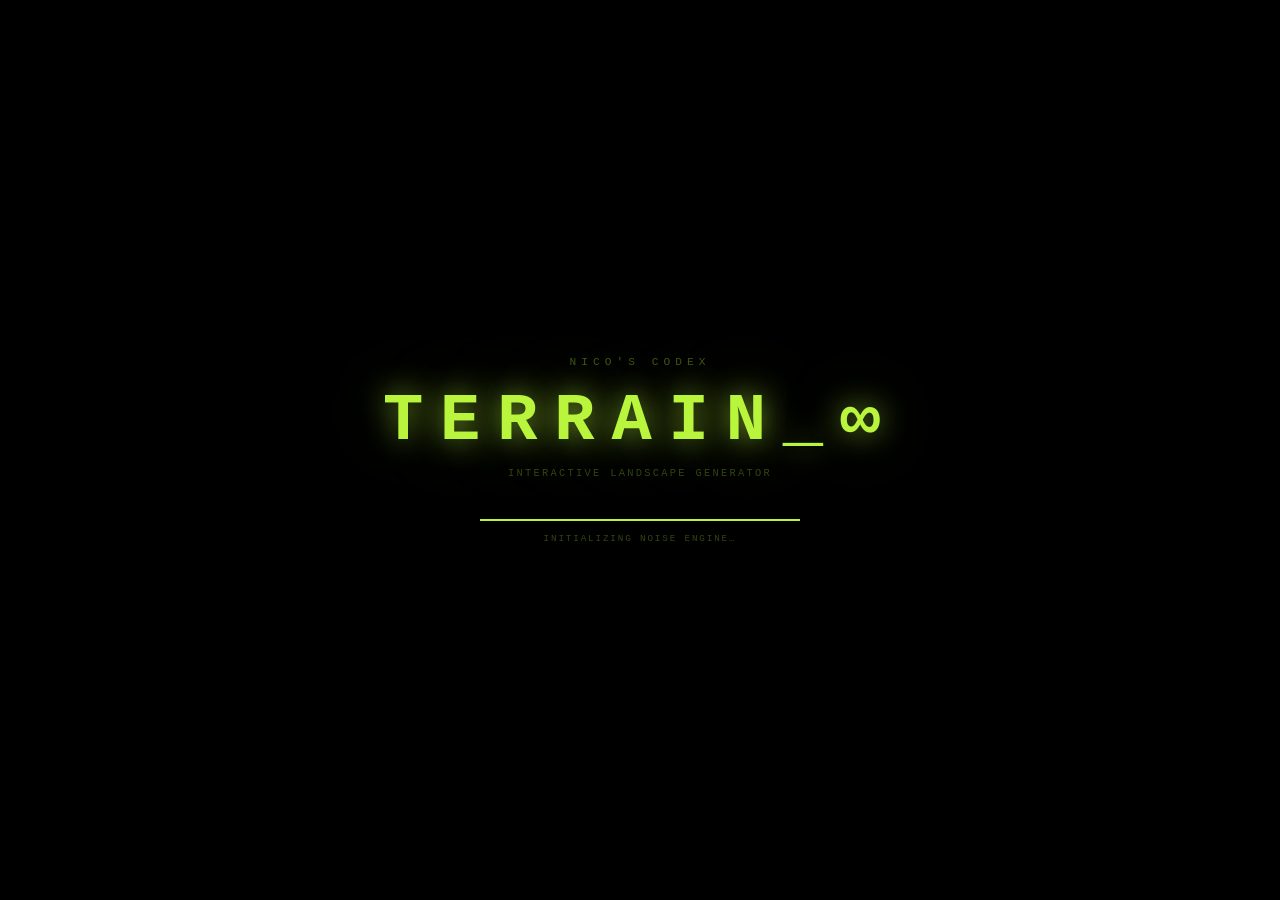
<file: landscape.html>
<!DOCTYPE html>
<html lang="en">
<head>
<meta charset="UTF-8">
<meta name="viewport" content="width=device-width, initial-scale=1.0">
<title>TERRAIN_∞ — Nico's Codex</title>
<meta name="description" content="An infinite interactive wireframe landscape. Click for a new world.">
<style>
*, *::before, *::after { box-sizing: border-box; margin: 0; padding: 0; }
html, body {
  width: 100%; height: 100%; overflow: hidden;
  background: #000;
  font-family: 'Courier New', Courier, monospace;
}

canvas { display: block; position: fixed; inset: 0; z-index: 1; }

.scanlines {
  position: fixed; inset: 0; z-index: 8; pointer-events: none;
  background: repeating-linear-gradient(
    to bottom, transparent 0px, transparent 3px,
    rgba(0,0,0,0.11) 3px, rgba(0,0,0,0.11) 4px
  );
}
.vignette {
  position: fixed; inset: 0; z-index: 9; pointer-events: none;
  background: radial-gradient(ellipse at center, transparent 48%, rgba(0,0,0,0.72) 100%);
}

/* ── HUD ──────────────────────────────────────────────── */
.hud {
  position: fixed; top: 0; left: 0; right: 0; z-index: 30;
  display: flex; align-items: center; justify-content: space-between;
  padding: 0.8rem 1.5rem;
  background: linear-gradient(to bottom, rgba(0,0,0,0.65) 0%, transparent 100%);
  opacity: 0;
  transition: opacity 1.2s ease;
}
.hud.visible { opacity: 1; }

.hud-back {
  font-size: 0.68rem; letter-spacing: 0.14em; text-transform: uppercase;
  color: rgba(184,245,60,0.45); text-decoration: none; transition: color 0.15s;
}
.hud-back:hover { color: #b8f53c; }
.hud-logo {
  font-size: 0.92rem; letter-spacing: 0.38em; text-transform: uppercase;
  color: #b8f53c;
  text-shadow: 0 0 16px rgba(184,245,60,0.6), 0 0 45px rgba(184,245,60,0.18);
}
.hud-right {
  display: flex; flex-direction: column; align-items: flex-end; gap: 0.12rem;
}
.hud-seed { font-size: 0.6rem; letter-spacing: 0.1em; color: rgba(184,245,60,0.32); }
.hud-spd  { font-size: 0.56rem; letter-spacing: 0.08em; color: rgba(184,245,60,0.2); }

.hints {
  position: fixed; bottom: 1rem; left: 0; right: 0; z-index: 30;
  display: flex; justify-content: center; gap: 1.4rem;
  font-size: 0.56rem; letter-spacing: 0.14em; text-transform: uppercase;
  color: rgba(184,245,60,0.2); pointer-events: none;
  opacity: 0; transition: opacity 1.2s ease;
}
.hints.visible { opacity: 1; }
.hkey {
  display: inline-flex; align-items: center; justify-content: center;
  min-width: 18px; height: 15px; padding: 0 3px;
  border: 1px solid rgba(184,245,60,0.22);
  font-size: 0.54rem; color: rgba(184,245,60,0.4);
}

/* ── BOOT SCREEN ──────────────────────────────────────── */
.boot {
  position: fixed; inset: 0; z-index: 50;
  display: flex; flex-direction: column;
  align-items: center; justify-content: center;
  background: #000;
  transition: opacity 0.9s ease;
}
.boot.fade-out { opacity: 0; pointer-events: none; }
.boot.gone     { display: none; }

.boot-brand {
  font-size: 0.7rem; letter-spacing: 0.45em; text-transform: uppercase;
  color: rgba(184,245,60,0.35); margin-bottom: 0.9rem;
  opacity: 0; transition: opacity 0.6s ease;
}
.boot-brand.show { opacity: 1; }

.boot-title {
  font-size: clamp(2.2rem, 7vw, 4.2rem);
  letter-spacing: 0.25em; text-transform: uppercase;
  color: #b8f53c;
  text-shadow: 0 0 30px rgba(184,245,60,0.7), 0 0 80px rgba(184,245,60,0.25);
  opacity: 0; transform: translateY(8px);
  transition: opacity 0.8s ease, transform 0.8s ease;
  margin-bottom: 0.5rem;
}
.boot-title.show { opacity: 1; transform: translateY(0); }

.boot-sub {
  font-size: 0.65rem; letter-spacing: 0.22em; text-transform: uppercase;
  color: rgba(184,245,60,0.28); margin-bottom: 2.5rem;
  opacity: 0; transition: opacity 0.6s ease 0.2s;
}
.boot-sub.show { opacity: 1; }

.boot-bar-wrap {
  width: min(320px, 70vw); height: 2px;
  background: rgba(184,245,60,0.08); margin-bottom: 0.75rem;
  overflow: hidden;
  opacity: 0; transition: opacity 0.4s ease;
}
.boot-bar-wrap.show { opacity: 1; }
.boot-bar {
  height: 100%; width: 0; background: #b8f53c;
  box-shadow: 0 0 8px rgba(184,245,60,0.8);
  transition: width 2.1s cubic-bezier(0.4, 0, 0.2, 1);
}

.boot-status {
  font-size: 0.58rem; letter-spacing: 0.2em; text-transform: uppercase;
  color: rgba(184,245,60,0.28);
  opacity: 0; transition: opacity 0.4s ease;
}
.boot-status.show { opacity: 1; }

/* ── FLASH ──────────────────────────────────────────────── */
.flash {
  position: fixed; inset: 0; z-index: 20; pointer-events: none;
  opacity: 0; background: rgba(184,245,60,0.045);
}

@media (max-width: 600px) {
  .hud { padding: 0.65rem 1rem; }
  .hud-logo { font-size: 0.78rem; letter-spacing: 0.22em; }
  .hints { font-size: 0.5rem; gap: 0.9rem; }
  .mobile-hide { display: none; }
}
</style>
</head>
<body>

<canvas id="c"></canvas>
<div class="scanlines"></div>
<div class="vignette"></div>

<header class="hud" id="hud">
  <a href="index.html" class="hud-back">← All Sectors</a>
  <span class="hud-logo">TERRAIN_∞</span>
  <div class="hud-right">
    <span class="hud-seed" id="hud-seed">SEED /////</span>
    <span class="hud-spd"  id="hud-spd">SPD 1.0×</span>
  </div>
</header>

<footer class="hints" id="hints">
  <span class="mobile-hide">Move mouse — look</span>
  <span class="mobile-hide" style="opacity:.4">·</span>
  <span><span class="hkey">click</span> new world</span>
  <span style="opacity:.4">·</span>
  <span class="mobile-hide"><span class="hkey">scroll</span> speed</span>
</footer>

<!-- Boot screen -->
<div class="boot" id="boot">
  <p  class="boot-brand"  id="b-brand">Nico's Codex</p>
  <h1 class="boot-title"  id="b-title">TERRAIN_∞</h1>
  <p  class="boot-sub"    id="b-sub">interactive landscape generator</p>
  <div class="boot-bar-wrap" id="b-bar-wrap">
    <div class="boot-bar" id="b-bar"></div>
  </div>
  <p class="boot-status" id="b-status">Generating world…</p>
</div>

<div class="flash" id="flash"></div>

<script>
(function () {
'use strict';

/* ── CANVAS / DOM ──────────────────────────────────────────────── */
const cv      = document.getElementById('c');
const ctx     = cv.getContext('2d');
const hudEl   = document.getElementById('hud');
const hintsEl = document.getElementById('hints');
const seedEl  = document.getElementById('hud-seed');
const spdEl   = document.getElementById('hud-spd');
const flashEl = document.getElementById('flash');
const bootEl  = document.getElementById('boot');

let W, H, HX, HY;
function resize() {
  W  = cv.width  = window.innerWidth;
  H  = cv.height = window.innerHeight;
  HX = W  / 2;
  HY = Math.round(H * 0.44);
}

/* ── TERRAIN CONFIG ────────────────────────────────────────────── */
const COLS    = 32;
const ROWS    = 80;
const CELL    = 80;
const CAM_H   = 180;
const FOV     = 570;
const NEAR    = 52;
const H_SC    = 175;
const FOG_N   = 1500;
const FOG_F   = 5800;

/* ── STATE ─────────────────────────────────────────────────────── */
let seed     = 0;
let scrollZ  = 0;
let speed    = 1.0;
let tYaw     = 0, tPitch = 0;
let yaw      = 0, pitch  = 0;
let stars    = [];
let hCache   = {};
let particles= [];
let time     = 0;

/* ── NOISE ─────────────────────────────────────────────────────── */
function h21(x, y) {
  const n = Math.sin(x * 127.1 + y * 311.7 + seed * 0.41) * 43758.5453;
  return n - Math.floor(n);
}
const smooth = t => t * t * (3 - 2 * t);
const mix    = (a, b, t) => a + (b - a) * t;

function vnoise(x, y) {
  const ix = Math.floor(x), iy = Math.floor(y);
  const ux = smooth(x - ix), uy = smooth(y - iy);
  return mix(
    mix(h21(ix,iy),   h21(ix+1,iy),   ux),
    mix(h21(ix,iy+1), h21(ix+1,iy+1), ux),
    uy
  );
}
function fbm(x, y) {
  let v = 0, a = 0.5, f = 1;
  for (let i = 0; i < 6; i++) { v += vnoise(x*f, y*f)*a; a*=.5; f*=2.07; }
  return Math.min(1, v * 1.03);
}

/* ── HEIGHT CACHE ──────────────────────────────────────────────── */
function getRow(wr) {
  if (hCache[wr]) return hCache[wr];
  const row = new Float32Array(COLS + 1);
  const FQ  = 0.046;
  for (let c = 0; c <= COLS; c++) row[c] = fbm(c * FQ, wr * FQ * 0.62);
  hCache[wr] = row;
  delete hCache[wr - ROWS - 10];
  return row;
}

/* ── STARS ─────────────────────────────────────────────────────── */
function buildStars() {
  stars = [];
  for (let i = 0; i < 260; i++) {
    stars.push({
      nx: Math.random(), ny: Math.random() * 0.44,
      r:  Math.random() * 1.6  + 0.22,
      br: Math.random() * 0.52 + 0.25,
      ph: Math.random() * 6.28,
      twinkleSpeed: Math.random() * 0.8 + 0.4
    });
  }
}

/* ── PARTICLES ─────────────────────────────────────────────────── */
function spawnParticle(sx, sy, h) {
  if (particles.length > 55) return;
  particles.push({
    x: sx + (Math.random() - 0.5) * 12,
    y: sy,
    vx: (Math.random() - 0.5) * 0.4,
    vy: -(Math.random() * 0.6 + 0.2),
    life: 1.0,
    decay: Math.random() * 0.008 + 0.005,
    r: Math.random() * 2 + 1,
    h
  });
}

/* ── PROJECTION ────────────────────────────────────────────────── */
function project(wx, wy, wz) {
  const cY = Math.cos(yaw), sY = Math.sin(yaw);
  const cP = Math.cos(pitch), sP = Math.sin(pitch);
  const rx  =  wx * cY - wz * sY;
  const rz1 =  wx * sY + wz * cY;
  const ry  =  wy * cP - rz1 * sP;
  const rz  =  wy * sP + rz1 * cP;
  if (rz <= NEAR) return null;
  const s = FOV / rz;
  return { sx: HX + rx*s, sy: HY + ry*s, z: rz, s };
}

/* ── COLOUR ────────────────────────────────────────────────────── */
function tColor(h, depth, alpha) {
  let r, g, b;
  if (h < 0.20) {
    const t = h / 0.20;
    r = Math.round(mix(12, 20,  t));
    g = Math.round(mix(20, 120, t));
    b = Math.round(mix(80, 210, t));
  } else if (h < 0.48) {
    const t = (h - 0.20) / 0.28;
    r = Math.round(mix(20,  100, t));
    g = Math.round(mix(120, 255, t));
    b = Math.round(mix(210, 100, t));
  } else if (h < 0.76) {
    const t = (h - 0.48) / 0.28;
    r = Math.round(mix(100, 184, t));
    g = 255;
    b = Math.round(mix(100, 55,  t));
  } else {
    const t = (h - 0.76) / 0.24;
    r = Math.round(mix(184, 240, t));
    g = Math.round(mix(245, 255, t));
    b = Math.round(mix(55,  220, t));
  }
  r = Math.round(r * depth + 2  * (1-depth));
  g = Math.round(g * depth + 8  * (1-depth));
  b = Math.round(b * depth + 22 * (1-depth));
  return `rgba(${r},${g},${b},${alpha})`;
}

/* ── DRAW CELESTIAL ────────────────────────────────────────────── */
function drawSky() {
  /* Sky gradient */
  const sky = ctx.createLinearGradient(0, 0, 0, H);
  sky.addColorStop(0,    '#00000c');
  sky.addColorStop(0.28, '#010818');
  sky.addColorStop(0.40, '#040d20');
  sky.addColorStop(0.44, '#060f1a');
  sky.addColorStop(1,    '#020c0e');
  ctx.fillStyle = sky;
  ctx.fillRect(0, 0, W, H);

  /* Aurora bands */
  const aColors = [
    'rgba(80,40,180,0.032)',
    'rgba(30,160,130,0.028)',
    'rgba(60,80,220,0.025)',
  ];
  for (let b = 0; b < 3; b++) {
    const baseY = H * (0.04 + b * 0.07);
    ctx.beginPath();
    ctx.moveTo(0, baseY);
    for (let x = 0; x <= W; x += 18) {
      const y = baseY
        + Math.sin(x * 0.006 + time * (0.22 + b * 0.08)) * 28
        + Math.sin(x * 0.003 + time * 0.14 + b * 1.7)     * 18;
      ctx.lineTo(x, y);
    }
    ctx.lineTo(W, 0); ctx.lineTo(0, 0); ctx.closePath();
    ctx.fillStyle = aColors[b];
    ctx.fill();
  }

  /* Stars */
  for (const s of stars) {
    const pulse = 0.52 + 0.48 * Math.sin(time * s.twinkleSpeed + s.ph);
    ctx.beginPath();
    ctx.arc(s.nx * W, s.ny * H, s.r, 0, 6.2832);
    ctx.fillStyle = `rgba(200,220,255,${s.br * pulse})`;
    ctx.fill();
  }

  /* Sun — slowly drifts */
  const sunX = HX + Math.sin(time * 0.012) * W * 0.08;
  const sunY = HY - 22;
  const sunR = 38;

  /* Outer corona glow */
  const corona = ctx.createRadialGradient(sunX, sunY, 0, sunX, sunY, W * 0.45);
  corona.addColorStop(0,   'rgba(130,255,200,0.11)');
  corona.addColorStop(0.12,'rgba(80,220,170,0.07)');
  corona.addColorStop(0.35,'rgba(40,180,130,0.03)');
  corona.addColorStop(1,   'rgba(0,0,0,0)');
  ctx.fillStyle = corona;
  ctx.fillRect(0, 0, W, H);

  /* Mid glow ring */
  const ring = ctx.createRadialGradient(sunX, sunY, sunR * 0.8, sunX, sunY, sunR * 4.5);
  ring.addColorStop(0,  'rgba(160,255,210,0.22)');
  ring.addColorStop(0.3,'rgba(100,240,180,0.08)');
  ring.addColorStop(1,  'rgba(0,0,0,0)');
  ctx.beginPath();
  ctx.arc(sunX, sunY, sunR * 4.5, 0, 6.2832);
  ctx.fillStyle = ring;
  ctx.fill();

  /* Core orb */
  const orb = ctx.createRadialGradient(sunX, sunY, 0, sunX, sunY, sunR);
  orb.addColorStop(0,   `rgba(230,255,245,${0.92 + 0.08 * Math.sin(time * 0.4)})`);
  orb.addColorStop(0.25,'rgba(180,255,225,0.80)');
  orb.addColorStop(0.55,'rgba(100,245,190,0.45)');
  orb.addColorStop(1,   'rgba(40,180,140,0)');
  ctx.beginPath();
  ctx.arc(sunX, sunY, sunR, 0, 6.2832);
  ctx.fillStyle = orb;
  ctx.fill();

  /* Horizon light band below sun */
  const band = ctx.createLinearGradient(0, sunY - 5, 0, sunY + 90);
  band.addColorStop(0,   'rgba(60,220,170,0.09)');
  band.addColorStop(0.5, 'rgba(30,160,120,0.04)');
  band.addColorStop(1,   'rgba(0,0,0,0)');
  ctx.fillStyle = band;
  ctx.fillRect(sunX - W * 0.38, sunY - 5, W * 0.76, 95);
}

/* ── RENDER LOOP ───────────────────────────────────────────────── */
function render(ts) {
  time    = ts * 0.001;
  scrollZ += speed;
  yaw     += (tYaw   - yaw)   * 0.05;
  pitch   += (tPitch - pitch) * 0.05;

  ctx.clearRect(0, 0, W, H);
  drawSky();

  const scrollRow = Math.floor(scrollZ / CELL);
  const subOff    = scrollZ % CELL;
  const offX      = -(COLS * CELL) / 2;

  /* Pre-compute all projected vertices */
  const verts = [];
  for (let r = 0; r <= ROWS; r++) {
    verts[r] = [];
    const wr  = scrollRow + r;
    const rh  = getRow(wr);
    const wz  = r * CELL - subOff + NEAR;
    for (let c = 0; c <= COLS; c++) {
      const wx = offX + c * CELL;
      const h  = rh[c];
      const p  = project(wx, CAM_H - h * H_SC, wz);
      verts[r][c] = p ? { sx: p.sx, sy: p.sy, z: p.z, h } : null;
    }
  }

  /* Draw terrain back → front */
  for (let r = ROWS - 1; r >= 0; r--) {
    const wz    = r * CELL - subOff + NEAR;
    if (wz <= 0) continue;
    const fog   = Math.max(0, Math.min(1, (wz - FOG_N) / (FOG_F - FOG_N)));
    const depth = 1 - fog;
    if (depth < 0.01) continue;

    /* Filled quads */
    if (depth > 0.06) {
      for (let c = 0; c < COLS; c++) {
        const p00 = verts[r][c],     p10 = verts[r][c+1];
        const p01 = verts[r+1]?.[c], p11 = verts[r+1]?.[c+1];
        if (!p00 || !p10 || !p01 || !p11) continue;
        const h = (p00.h + p10.h + p01.h + p11.h) * 0.25;
        ctx.beginPath();
        ctx.moveTo(p00.sx, p00.sy); ctx.lineTo(p10.sx, p10.sy);
        ctx.lineTo(p11.sx, p11.sy); ctx.lineTo(p01.sx, p01.sy);
        ctx.closePath();
        ctx.fillStyle = tColor(h, depth, depth * 0.19);
        ctx.fill();
      }
    }

    /* Z-lines */
    for (let c = 0; c <= COLS; c++) {
      const p0 = verts[r][c], p1 = verts[r+1]?.[c];
      if (!p0 || !p1) continue;
      ctx.beginPath();
      ctx.moveTo(p0.sx, p0.sy); ctx.lineTo(p1.sx, p1.sy);
      ctx.strokeStyle = tColor(p0.h, depth, depth * (0.2 + p0.h * 0.5));
      ctx.lineWidth   = Math.max(0.25, (0.28 + p0.h * 0.72) * depth);
      ctx.stroke();
    }

    /* X-lines */
    for (let c = 0; c < COLS; c++) {
      const p0 = verts[r][c], p1 = verts[r][c+1];
      if (!p0 || !p1) continue;
      const h = (p0.h + p1.h) * 0.5;
      ctx.beginPath();
      ctx.moveTo(p0.sx, p0.sy); ctx.lineTo(p1.sx, p1.sy);
      ctx.strokeStyle = tColor(h, depth, depth * (0.10 + h * 0.25));
      ctx.lineWidth   = Math.max(0.2, (0.2 + h * 0.5) * depth);
      ctx.stroke();
    }

    /* Peak glow + particle spawn */
    if (depth > 0.30) {
      for (let c = 0; c <= COLS; c += 2) {
        const p = verts[r][c];
        if (!p || p.h < 0.68) continue;
        const t = (p.h - 0.68) / 0.32;
        const gR = 4 + p.h * 14;
        const ga = t * depth * 0.88;
        const gr = ctx.createRadialGradient(p.sx, p.sy, 0, p.sx, p.sy, gR);
        gr.addColorStop(0,    `rgba(184,245,60,${ga})`);
        gr.addColorStop(0.4,  `rgba(80,240,180,${ga * 0.38})`);
        gr.addColorStop(1,    'rgba(0,0,0,0)');
        ctx.beginPath(); ctx.arc(p.sx, p.sy, gR, 0, 6.2832);
        ctx.fillStyle = gr; ctx.fill();

        /* occasionally spawn particle */
        if (depth > 0.55 && p.h > 0.78 && Math.random() < 0.012) {
          spawnParticle(p.sx, p.sy, p.h);
        }
      }
    }
  }

  /* Update + draw particles */
  for (let i = particles.length - 1; i >= 0; i--) {
    const p = particles[i];
    p.x += p.vx; p.y += p.vy;
    p.life -= p.decay;
    if (p.life <= 0) { particles.splice(i, 1); continue; }
    const pa = p.life * 0.7;
    ctx.beginPath();
    ctx.arc(p.x, p.y, p.r, 0, 6.2832);
    ctx.fillStyle = `rgba(184,245,60,${pa})`;
    ctx.fill();
    /* small glow */
    const pg = ctx.createRadialGradient(p.x, p.y, 0, p.x, p.y, p.r * 3);
    pg.addColorStop(0, `rgba(130,255,190,${pa * 0.45})`);
    pg.addColorStop(1, 'rgba(0,0,0,0)');
    ctx.beginPath(); ctx.arc(p.x, p.y, p.r * 3, 0, 6.2832);
    ctx.fillStyle = pg; ctx.fill();
  }

  /* Horizon fog blend */
  const hFog = ctx.createLinearGradient(0, HY - 25, 0, HY + 100);
  hFog.addColorStop(0,   'rgba(0,0,0,0)');
  hFog.addColorStop(0.4, 'rgba(3,10,20,0.20)');
  hFog.addColorStop(1,   'rgba(0,0,0,0)');
  ctx.fillStyle = hFog;
  ctx.fillRect(0, HY - 25, W, 125);

  requestAnimationFrame(render);
}

/* ── NEW WORLD ─────────────────────────────────────────────────── */
function newWorld() {
  seed     = (Math.random() * 99999) | 0;
  hCache   = {};
  particles= [];
  scrollZ  = 0;
  seedEl.textContent = 'SEED ' + seed.toString().padStart(5, '0');
  flashEl.style.transition = 'none';
  flashEl.style.opacity    = '1';
  requestAnimationFrame(() => {
    flashEl.style.transition = 'opacity 0.6s ease';
    flashEl.style.opacity    = '0';
  });
}

/* ── BOOT SEQUENCE ─────────────────────────────────────────────── */
function runBoot() {
  const brand  = document.getElementById('b-brand');
  const title  = document.getElementById('b-title');
  const sub    = document.getElementById('b-sub');
  const barW   = document.getElementById('b-bar-wrap');
  const bar    = document.getElementById('b-bar');
  const status = document.getElementById('b-status');

  const labels = [
    'Initializing noise engine…',
    'Building terrain mesh…',
    'Calibrating atmosphere…',
    'Placing star field…',
    'Ready.',
  ];
  let labelIdx = 0;

  setTimeout(() => brand.classList.add('show'),  200);
  setTimeout(() => title.classList.add('show'),  600);
  setTimeout(() => sub.classList.add('show'),    900);
  setTimeout(() => {
    barW.classList.add('show');
    status.classList.add('show');
    bar.style.width = '100%';
    const iv = setInterval(() => {
      if (labelIdx < labels.length) {
        status.textContent = labels[labelIdx++];
      } else {
        clearInterval(iv);
      }
    }, 420);
  }, 1200);

  setTimeout(() => {
    bootEl.classList.add('fade-out');
    hudEl.classList.add('visible');
    hintsEl.classList.add('visible');
  }, 3600);

  setTimeout(() => bootEl.classList.add('gone'), 4600);
}

/* ── INIT ──────────────────────────────────────────────────────── */
resize();
buildStars();
newWorld();
requestAnimationFrame(render);
runBoot();

/* ── EVENTS ────────────────────────────────────────────────────── */
window.addEventListener('resize', resize);

window.addEventListener('mousemove', e => {
  tYaw   =  (e.clientX / W - 0.5) * 2 * 0.115;
  tPitch =  (e.clientY / H - 0.5) * 2 * 0.068;
});

window.addEventListener('click', e => {
  if (!e.target.closest('a') &&
      (bootEl.classList.contains('gone') || bootEl.classList.contains('fade-out'))) {
    newWorld();
  }
});

window.addEventListener('wheel', e => {
  speed = Math.max(0.15, Math.min(10, speed + e.deltaY * 0.004));
  spdEl.textContent = 'SPD ' + speed.toFixed(1) + '×';
}, { passive: true });

/* Touch */
let lastT = null, tMoved = false;
window.addEventListener('touchstart', e => {
  lastT = { x: e.touches[0].clientX, y: e.touches[0].clientY };
  tMoved = false;
}, { passive: true });
window.addEventListener('touchmove', e => {
  if (!lastT) return;
  tMoved = true;
  const dx = (e.touches[0].clientX - lastT.x) / W;
  const dy = (e.touches[0].clientY - lastT.y) / H;
  tYaw   = Math.max(-0.2,  Math.min(0.2,  tYaw   + dx * 1.2));
  tPitch = Math.max(-0.10, Math.min(0.10, tPitch + dy * 0.7));
  lastT = { x: e.touches[0].clientX, y: e.touches[0].clientY };
}, { passive: true });
window.addEventListener('touchend', e => {
  if (!tMoved && !e.target.closest('a')) newWorld();
  lastT = null;
});

}());
</script>
</body>
</html>
</file>
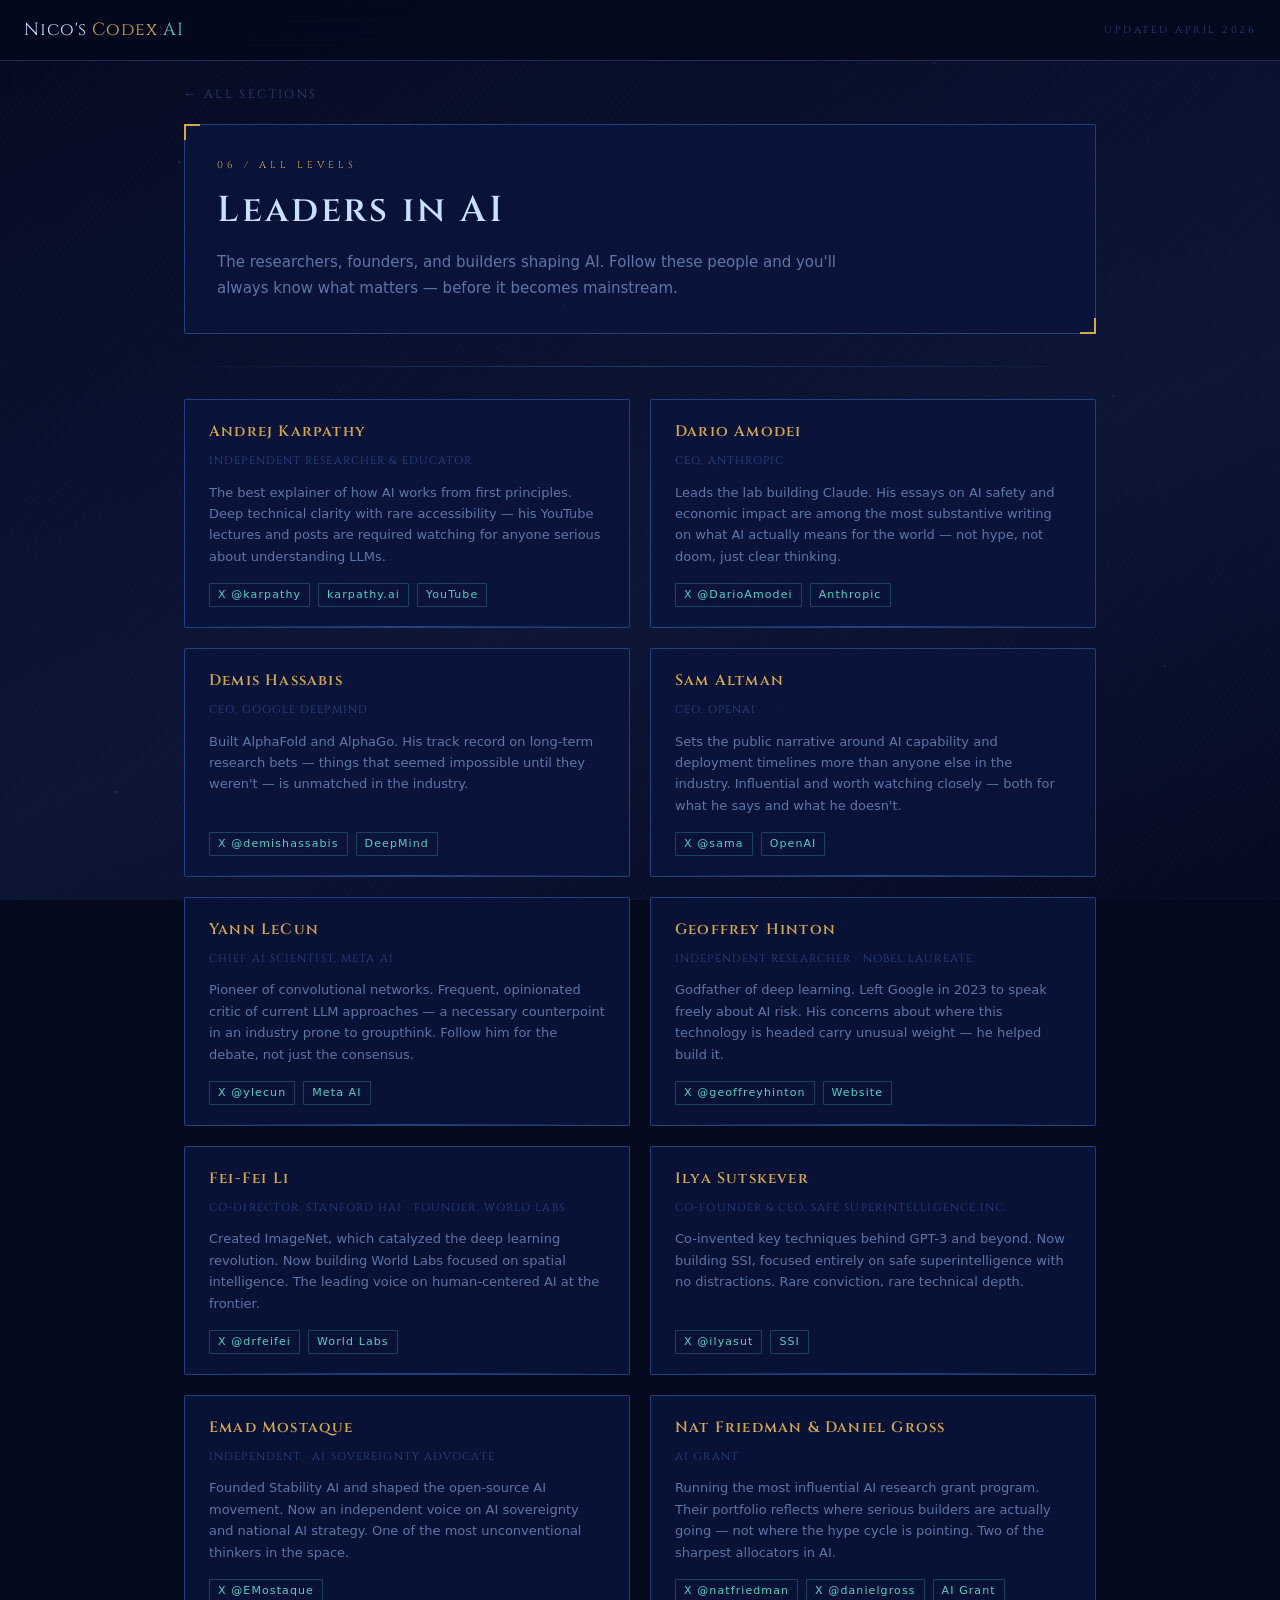
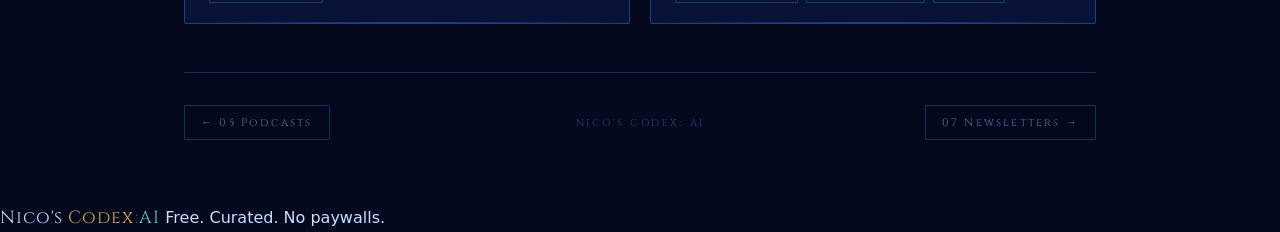
<file: leaders-in-ai.html>
<!DOCTYPE html>
<html lang="en">
<head>
<meta charset="UTF-8">
<meta name="viewport" content="width=device-width, initial-scale=1.0">
<title>Leaders in AI — Nico's Codex: AI</title>
<meta name="description" content="The researchers, founders, and builders shaping AI. Follow these people and you'll always know what matters before it becomes mainstream.">
<link rel="preconnect" href="https://fonts.googleapis.com">
<link rel="preconnect" href="https://fonts.gstatic.com" crossorigin>
<link href="https://fonts.googleapis.com/css2?family=Cinzel:wght@400;600&display=swap" rel="stylesheet">
<link rel="stylesheet" href="style.css">
</head>
<body>

<nav class="codex-nav">
  <a href="ai.html" class="codex-logo">Nico's <span class="logo-codex">Codex</span><span class="logo-colon">:</span><span class="logo-ai">AI</span></a>
  <span class="codex-rule">Updated April 2026</span>
</nav>

<main class="page-wrap">

  <a href="ai.html" class="back-link">← All Sections</a>

  <header class="page-header codex-panel">
    <p class="page-eyebrow">06 / All Levels</p>
    <h1>Leaders in AI</h1>
    <p class="page-intro">The researchers, founders, and builders shaping AI. Follow these people and you'll always know what matters — before it becomes mainstream.</p>
  </header>

  <div class="codex-divider"></div>

  <div class="resource-grid">

    <div class="leader-card" style="animation-delay: 0ms">
      <p class="leader-name">Andrej Karpathy</p>
      <p class="leader-role">Independent Researcher &amp; Educator</p>
      <p class="leader-desc">The best explainer of how AI works from first principles. Deep technical clarity with rare accessibility — his YouTube lectures and posts are required watching for anyone serious about understanding LLMs.</p>
      <div class="leader-links">
        <a href="https://x.com/karpathy" target="_blank" rel="noopener" class="leader-link">X @karpathy</a>
        <a href="https://karpathy.ai" target="_blank" rel="noopener" class="leader-link">karpathy.ai</a>
        <a href="https://www.youtube.com/@AndrejKarpathy" target="_blank" rel="noopener" class="leader-link">YouTube</a>
      </div>
    </div>

    <div class="leader-card" style="animation-delay: 80ms">
      <p class="leader-name">Dario Amodei</p>
      <p class="leader-role">CEO, Anthropic</p>
      <p class="leader-desc">Leads the lab building Claude. His essays on AI safety and economic impact are among the most substantive writing on what AI actually means for the world — not hype, not doom, just clear thinking.</p>
      <div class="leader-links">
        <a href="https://x.com/DarioAmodei" target="_blank" rel="noopener" class="leader-link">X @DarioAmodei</a>
        <a href="https://www.anthropic.com" target="_blank" rel="noopener" class="leader-link">Anthropic</a>
      </div>
    </div>

    <div class="leader-card" style="animation-delay: 160ms">
      <p class="leader-name">Demis Hassabis</p>
      <p class="leader-role">CEO, Google DeepMind</p>
      <p class="leader-desc">Built AlphaFold and AlphaGo. His track record on long-term research bets — things that seemed impossible until they weren't — is unmatched in the industry.</p>
      <div class="leader-links">
        <a href="https://x.com/demishassabis" target="_blank" rel="noopener" class="leader-link">X @demishassabis</a>
        <a href="https://deepmind.google" target="_blank" rel="noopener" class="leader-link">DeepMind</a>
      </div>
    </div>

    <div class="leader-card" style="animation-delay: 240ms">
      <p class="leader-name">Sam Altman</p>
      <p class="leader-role">CEO, OpenAI</p>
      <p class="leader-desc">Sets the public narrative around AI capability and deployment timelines more than anyone else in the industry. Influential and worth watching closely — both for what he says and what he doesn't.</p>
      <div class="leader-links">
        <a href="https://x.com/sama" target="_blank" rel="noopener" class="leader-link">X @sama</a>
        <a href="https://openai.com" target="_blank" rel="noopener" class="leader-link">OpenAI</a>
      </div>
    </div>

    <div class="leader-card" style="animation-delay: 320ms">
      <p class="leader-name">Yann LeCun</p>
      <p class="leader-role">Chief AI Scientist, Meta AI</p>
      <p class="leader-desc">Pioneer of convolutional networks. Frequent, opinionated critic of current LLM approaches — a necessary counterpoint in an industry prone to groupthink. Follow him for the debate, not just the consensus.</p>
      <div class="leader-links">
        <a href="https://x.com/ylecun" target="_blank" rel="noopener" class="leader-link">X @ylecun</a>
        <a href="https://ai.meta.com" target="_blank" rel="noopener" class="leader-link">Meta AI</a>
      </div>
    </div>

    <div class="leader-card" style="animation-delay: 400ms">
      <p class="leader-name">Geoffrey Hinton</p>
      <p class="leader-role">Independent Researcher · Nobel Laureate</p>
      <p class="leader-desc">Godfather of deep learning. Left Google in 2023 to speak freely about AI risk. His concerns about where this technology is headed carry unusual weight — he helped build it.</p>
      <div class="leader-links">
        <a href="https://x.com/geoffreyhinton" target="_blank" rel="noopener" class="leader-link">X @geoffreyhinton</a>
        <a href="https://www.cs.toronto.edu/~hinton/" target="_blank" rel="noopener" class="leader-link">Website</a>
      </div>
    </div>

    <div class="leader-card" style="animation-delay: 480ms">
      <p class="leader-name">Fei-Fei Li</p>
      <p class="leader-role">Co-Director, Stanford HAI · Founder, World Labs</p>
      <p class="leader-desc">Created ImageNet, which catalyzed the deep learning revolution. Now building World Labs focused on spatial intelligence. The leading voice on human-centered AI at the frontier.</p>
      <div class="leader-links">
        <a href="https://x.com/drfeifei" target="_blank" rel="noopener" class="leader-link">X @drfeifei</a>
        <a href="https://worldlabs.ai" target="_blank" rel="noopener" class="leader-link">World Labs</a>
      </div>
    </div>

    <div class="leader-card" style="animation-delay: 560ms">
      <p class="leader-name">Ilya Sutskever</p>
      <p class="leader-role">Co-founder &amp; CEO, Safe Superintelligence Inc.</p>
      <p class="leader-desc">Co-invented key techniques behind GPT-3 and beyond. Now building SSI, focused entirely on safe superintelligence with no distractions. Rare conviction, rare technical depth.</p>
      <div class="leader-links">
        <a href="https://x.com/ilyasut" target="_blank" rel="noopener" class="leader-link">X @ilyasut</a>
        <a href="https://ssi.inc" target="_blank" rel="noopener" class="leader-link">SSI</a>
      </div>
    </div>

    <div class="leader-card" style="animation-delay: 640ms">
      <p class="leader-name">Emad Mostaque</p>
      <p class="leader-role">Independent · AI Sovereignty Advocate</p>
      <p class="leader-desc">Founded Stability AI and shaped the open-source AI movement. Now an independent voice on AI sovereignty and national AI strategy. One of the most unconventional thinkers in the space.</p>
      <div class="leader-links">
        <a href="https://x.com/EMostaque" target="_blank" rel="noopener" class="leader-link">X @EMostaque</a>
      </div>
    </div>

    <div class="leader-card" style="animation-delay: 720ms">
      <p class="leader-name">Nat Friedman &amp; Daniel Gross</p>
      <p class="leader-role">AI Grant</p>
      <p class="leader-desc">Running the most influential AI research grant program. Their portfolio reflects where serious builders are actually going — not where the hype cycle is pointing. Two of the sharpest allocators in AI.</p>
      <div class="leader-links">
        <a href="https://x.com/natfriedman" target="_blank" rel="noopener" class="leader-link">X @natfriedman</a>
        <a href="https://x.com/danielgross" target="_blank" rel="noopener" class="leader-link">X @danielgross</a>
        <a href="https://aigrant.com" target="_blank" rel="noopener" class="leader-link">AI Grant</a>
      </div>
    </div>

  </div>

  <nav class="page-nav">
    <a href="podcasts.html" class="page-nav-btn nav-prev">← 05 Podcasts</a>
    <span class="nav-center">Nico's Codex: AI</span>
    <a href="newsletters.html" class="page-nav-btn nav-next">07 Newsletters →</a>
  </nav>

</main>

<footer class="codex-footer-bar">
  <a href="ai.html" class="codex-logo">Nico's <span class="logo-codex">Codex</span><span class="logo-colon">:</span><span class="logo-ai">AI</span></a>
  <span class="footer-tagline">Free. Curated. No paywalls.</span>
</footer>

</body>
</html>
</file>
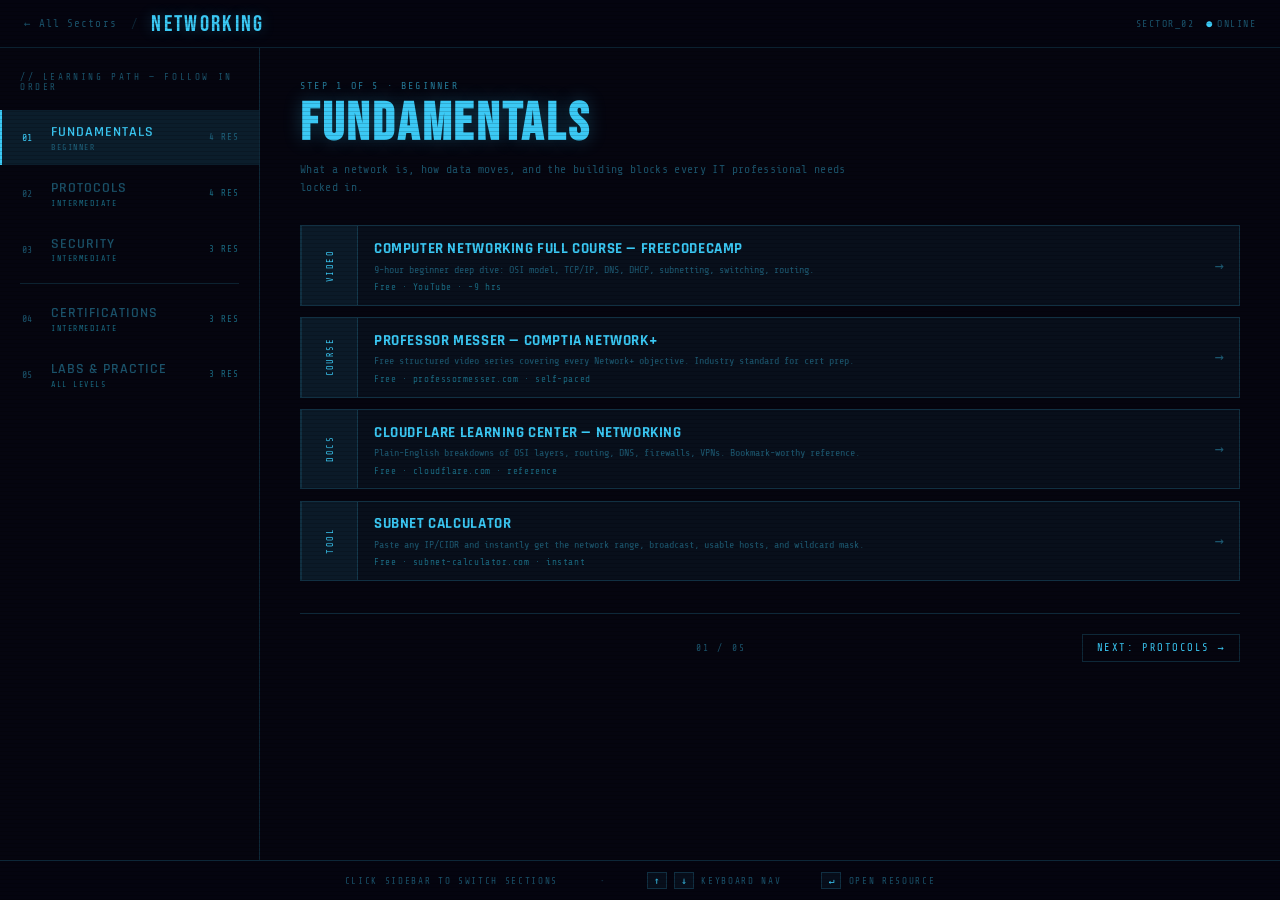
<file: networking.html>
<!DOCTYPE html>
<html lang="en">
<head>
<meta charset="UTF-8">
<meta name="viewport" content="width=device-width, initial-scale=1.0">
<title>Nico's Codex — Networking</title>
<meta name="description" content="Nico's Codex: Networking — A curated resource hub for computer networks, protocols, certifications, and hands-on labs.">
<meta property="og:title" content="Nico's Codex — Networking">
<meta property="og:description" content="Fundamentals · Protocols · Certs · Labs">
<link rel="preconnect" href="https://fonts.googleapis.com">
<link rel="preconnect" href="https://fonts.gstatic.com" crossorigin>
<link href="https://fonts.googleapis.com/css2?family=Bebas+Neue&family=Rajdhani:wght@400;600;700&family=Share+Tech+Mono&display=swap" rel="stylesheet">
<style>
  *, *::before, *::after { box-sizing: border-box; margin: 0; padding: 0; }

  :root {
    --bg:          #05050f;
    --cyan:        #3bc9f5;
    --cyan-dim:    #1a6a82;
    --cyan-glow:   rgba(59, 201, 245, 0.28);
    --cyan-subtle: rgba(59, 201, 245, 0.05);
    --cyan-mid:    rgba(59, 201, 245, 0.12);
    --muted:       rgba(59, 201, 245, 0.4);
    --border:      rgba(59, 201, 245, 0.18);
    --topbar-h:    48px;
    --footer-h:    40px;
    --menu-w:      260px;
  }

  html, body {
    height: 100%;
    background: var(--bg);
    color: var(--cyan);
    font-family: 'Share Tech Mono', monospace;
    overflow: hidden;
  }

  /* Scanline overlay */
  body::after {
    content: '';
    position: fixed;
    inset: 0;
    background: repeating-linear-gradient(
      to bottom,
      transparent 0px,
      transparent 3px,
      rgba(0, 0, 0, 0.14) 3px,
      rgba(0, 0, 0, 0.14) 4px
    );
    pointer-events: none;
    z-index: 999;
  }

  /* ── TOP BAR ─────────────────────────────── */
  .topbar {
    height: var(--topbar-h);
    display: flex;
    align-items: center;
    justify-content: space-between;
    padding: 0 1.5rem;
    border-bottom: 1px solid var(--border);
    background: rgba(5, 5, 15, 0.96);
    flex-shrink: 0;
    position: relative;
    z-index: 10;
  }

  .topbar-left {
    display: flex;
    align-items: center;
    gap: 0.9rem;
  }

  .back-link {
    font-family: 'Share Tech Mono', monospace;
    font-size: 0.68rem;
    letter-spacing: 0.1em;
    color: var(--muted);
    text-decoration: none;
    transition: color 0.15s;
  }
  .back-link:hover { color: var(--cyan); }

  .topbar-sep {
    color: var(--border);
    font-size: 0.75rem;
  }

  .topbar-title {
    font-family: 'Bebas Neue', cursive;
    font-size: 1.45rem;
    letter-spacing: 0.1em;
    color: var(--cyan);
    text-shadow: 0 0 14px var(--cyan-glow);
  }

  .topbar-right {
    display: flex;
    align-items: center;
    gap: 0.75rem;
    font-family: 'Share Tech Mono', monospace;
    font-size: 0.62rem;
    letter-spacing: 0.15em;
  }

  .topbar-sector { color: var(--muted); }

  .topbar-status { color: var(--muted); }
  .topbar-status::before {
    content: '●';
    margin-right: 0.35em;
    color: var(--cyan);
    animation: pulse-dot 2.4s ease-in-out infinite;
  }

  @keyframes pulse-dot {
    0%, 100% { opacity: 1; }
    50%       { opacity: 0.3; }
  }

  /* ── MAIN LAYOUT ────────────────────────── */
  .layout {
    display: flex;
    height: calc(100vh - var(--topbar-h) - var(--footer-h));
    overflow: hidden;
  }

  /* ── LEFT MENU PANEL ────────────────────── */
  .menu-panel {
    width: var(--menu-w);
    flex-shrink: 0;
    border-right: 1px solid var(--border);
    overflow-y: auto;
    padding: 1.5rem 0;
    scrollbar-width: none;
  }
  .menu-panel::-webkit-scrollbar { display: none; }

  .menu-header {
    font-family: 'Share Tech Mono', monospace;
    font-size: 0.58rem;
    letter-spacing: 0.28em;
    color: var(--muted);
    text-transform: uppercase;
    padding: 0 1.25rem 1.1rem;
  }

  .menu-item {
    display: flex;
    align-items: center;
    gap: 0.7rem;
    padding: 0.85rem 1.25rem;
    cursor: pointer;
    border-left: 2px solid transparent;
    transition: background 0.12s, border-color 0.12s;
    user-select: none;
  }
  .menu-item:hover { background: rgba(59, 201, 245, 0.05); }
  .menu-item.active {
    border-left-color: var(--cyan);
    background: var(--cyan-mid);
  }

  .menu-num {
    font-family: 'Share Tech Mono', monospace;
    font-size: 0.62rem;
    color: var(--muted);
    flex-shrink: 0;
    min-width: 18px;
    transition: color 0.12s;
  }
  .menu-item.active .menu-num { color: var(--cyan); }

  .menu-label-wrap {
    flex: 1;
    display: flex;
    flex-direction: column;
    gap: 0.1rem;
    min-width: 0;
  }

  .menu-label {
    font-family: 'Rajdhani', sans-serif;
    font-weight: 600;
    font-size: 0.88rem;
    letter-spacing: 0.07em;
    text-transform: uppercase;
    color: var(--muted);
    transition: color 0.12s;
  }
  .menu-item.active .menu-label,
  .menu-item:hover   .menu-label { color: var(--cyan); }

  .menu-level {
    font-family: 'Share Tech Mono', monospace;
    font-size: 0.52rem;
    letter-spacing: 0.18em;
    color: var(--cyan-dim);
    text-transform: uppercase;
    transition: color 0.12s;
  }
  .menu-item.active .menu-level,
  .menu-item:hover   .menu-level { color: var(--muted); }

  .menu-count {
    font-family: 'Share Tech Mono', monospace;
    font-size: 0.58rem;
    letter-spacing: 0.1em;
    color: var(--cyan-dim);
    flex-shrink: 0;
    transition: color 0.12s;
  }
  .menu-item.active .menu-count { color: var(--muted); }

  .menu-divider {
    height: 1px;
    background: var(--border);
    margin: 0.4rem 1.25rem 0.4rem;
  }

  /* ── RIGHT CONTENT PANEL ───────────────── */
  .content-panel {
    flex: 1;
    overflow-y: auto;
    padding: 2rem 2.5rem 2.5rem;
    scrollbar-width: thin;
    scrollbar-color: var(--cyan-dim) transparent;
  }
  .content-panel::-webkit-scrollbar { width: 3px; }
  .content-panel::-webkit-scrollbar-track { background: transparent; }
  .content-panel::-webkit-scrollbar-thumb { background: var(--cyan-dim); }

  .section         { display: none; }
  .section.active  { display: block; }

  .section-eyebrow {
    font-family: 'Share Tech Mono', monospace;
    font-size: 0.63rem;
    letter-spacing: 0.22em;
    color: var(--cyan);
    opacity: 0.6;
    text-transform: uppercase;
    margin-bottom: 0.4rem;
  }

  .section-title {
    font-family: 'Bebas Neue', cursive;
    font-size: clamp(2.4rem, 4.5vw, 3.4rem);
    letter-spacing: 0.05em;
    color: var(--cyan);
    text-shadow: 0 0 18px var(--cyan-glow);
    line-height: 1;
    margin-bottom: 0.55rem;
  }

  .section-subtitle {
    font-family: 'Share Tech Mono', monospace;
    font-size: 0.72rem;
    color: var(--muted);
    letter-spacing: 0.03em;
    line-height: 1.6;
    margin-bottom: 1.75rem;
    max-width: 560px;
  }

  /* ── RESOURCE CARDS ────────────────────── */
  .res-stack {
    display: flex;
    flex-direction: column;
    gap: 0.7rem;
  }

  .res-card {
    display: flex;
    min-height: 76px;
    text-decoration: none;
    color: inherit;
    border: 1px solid var(--border);
    border-left: 2px solid var(--border);
    background: var(--cyan-subtle);
    position: relative;
    overflow: hidden;
    transition: background 0.14s, border-color 0.14s;
  }

  .res-card::before {
    content: '';
    position: absolute;
    left: 0; top: 0; bottom: 0;
    width: 2px;
    background: var(--cyan);
    transform: scaleY(0);
    transform-origin: bottom;
    transition: transform 0.2s ease;
    z-index: 1;
  }

  .res-card:hover {
    background: rgba(59, 201, 245, 0.09);
    border-color: rgba(59, 201, 245, 0.38);
  }
  .res-card:hover::before { transform: scaleY(1); }

  /* Left type bar */
  .res-type-bar {
    width: 56px;
    flex-shrink: 0;
    display: flex;
    align-items: center;
    justify-content: center;
    background: rgba(59, 201, 245, 0.06);
    border-right: 1px solid var(--border);
  }

  .res-type-label {
    font-family: 'Share Tech Mono', monospace;
    font-size: 0.54rem;
    letter-spacing: 0.16em;
    color: var(--cyan);
    text-transform: uppercase;
    writing-mode: vertical-rl;
    transform: rotate(180deg);
  }

  /* Card body */
  .res-body {
    flex: 1;
    padding: 0.8rem 1rem;
    display: flex;
    flex-direction: column;
    justify-content: center;
    gap: 0.22rem;
    min-width: 0;
  }

  .res-name {
    font-family: 'Rajdhani', sans-serif;
    font-weight: 700;
    font-size: 0.95rem;
    letter-spacing: 0.04em;
    text-transform: uppercase;
    color: var(--cyan);
    white-space: nowrap;
    overflow: hidden;
    text-overflow: ellipsis;
  }

  .res-desc {
    font-family: 'Share Tech Mono', monospace;
    font-size: 0.63rem;
    color: var(--muted);
    line-height: 1.55;
    display: -webkit-box;
    -webkit-line-clamp: 2;
    -webkit-box-orient: vertical;
    overflow: hidden;
  }

  .res-meta {
    font-family: 'Share Tech Mono', monospace;
    font-size: 0.58rem;
    color: var(--cyan-dim);
    letter-spacing: 0.06em;
    margin-top: 0.08rem;
  }

  /* Right arrow */
  .res-arrow {
    width: 40px;
    flex-shrink: 0;
    display: flex;
    align-items: center;
    justify-content: center;
    font-size: 0.95rem;
    color: var(--muted);
    transition: transform 0.15s, color 0.15s;
  }
  .res-card:hover .res-arrow {
    transform: translateX(4px);
    color: var(--cyan);
  }

  /* Locked placeholder cards */
  .res-card.locked {
    opacity: 0.3;
    border-style: dashed;
    pointer-events: none;
    cursor: default;
  }

  /* ── SECTION PREV / NEXT NAV ──────────────── */
  .section-nav {
    display: flex;
    align-items: center;
    justify-content: space-between;
    margin-top: 2rem;
    padding-top: 1.25rem;
    border-top: 1px solid var(--border);
  }

  .nav-step {
    font-family: 'Share Tech Mono', monospace;
    font-size: 0.6rem;
    letter-spacing: 0.22em;
    color: var(--muted);
  }

  .nav-btn {
    font-family: 'Share Tech Mono', monospace;
    font-size: 0.65rem;
    letter-spacing: 0.15em;
    text-transform: uppercase;
    color: var(--cyan);
    background: none;
    border: 1px solid var(--border);
    padding: 0.4rem 0.85rem;
    cursor: pointer;
    transition: background 0.12s, border-color 0.12s;
    min-width: 60px;
  }
  .nav-btn:hover:not(:disabled) {
    background: var(--cyan-mid);
    border-color: var(--cyan);
  }
  .nav-btn:disabled {
    opacity: 0;
    pointer-events: none;
  }

  /* ── FOOTER KEYBIND BAR ─────────────────── */
  .keybind-bar {
    height: var(--footer-h);
    display: flex;
    align-items: center;
    justify-content: center;
    gap: 2.5rem;
    border-top: 1px solid var(--border);
    background: rgba(5, 5, 15, 0.96);
    flex-shrink: 0;
    position: relative;
    z-index: 10;
  }

  .keybind {
    display: flex;
    align-items: center;
    gap: 0.45rem;
    font-family: 'Share Tech Mono', monospace;
    font-size: 0.58rem;
    letter-spacing: 0.18em;
    color: var(--muted);
    text-transform: uppercase;
  }

  .key {
    display: inline-flex;
    align-items: center;
    justify-content: center;
    min-width: 20px;
    height: 17px;
    padding: 0 4px;
    border: 1px solid var(--border);
    background: rgba(59, 201, 245, 0.05);
    font-family: 'Share Tech Mono', monospace;
    font-size: 0.62rem;
    color: var(--cyan);
    letter-spacing: 0;
  }

  @media (max-width: 640px) {
    html, body { overflow: auto; }

    .layout {
      flex-direction: column;
      height: auto;
      overflow: visible;
    }

    .menu-panel {
      width: 100%;
      border-right: none;
      border-bottom: 1px solid var(--border);
      padding: 0;
      flex-direction: row;
      overflow-x: auto;
      overflow-y: hidden;
    }

    .menu-header,
    .menu-divider,
    .menu-num,
    .menu-count { display: none; }

    .menu-item {
      flex-shrink: 0;
      padding: 0.65rem 1.1rem;
      border-left: none;
      border-bottom: 2px solid transparent;
      white-space: nowrap;
    }

    .menu-item.active {
      border-left-color: transparent;
      border-bottom-color: var(--cyan);
      background: var(--cyan-subtle);
    }

    .menu-label { font-size: 0.8rem; }
    .menu-level { display: none; }

    .content-panel {
      overflow: visible;
      padding: 1.5rem 1rem 2rem;
    }

    .topbar { padding: 0 1rem; }
    .topbar-sector { display: none; }

    .keybind-bar { display: none; }
  }
</style>
</head>
<body>

<!-- Top Bar -->
<header class="topbar">
  <div class="topbar-left">
    <a href="./" class="back-link">← All Sectors</a>
    <span class="topbar-sep">/</span>
    <span class="topbar-title">Networking</span>
  </div>
  <div class="topbar-right">
    <span class="topbar-sector">SECTOR_02</span>
    <span class="topbar-status">ONLINE</span>
  </div>
</header>

<!-- Main layout -->
<div class="layout">

  <!-- Left menu panel -->
  <nav class="menu-panel" id="menuPanel">
    <p class="menu-header">// Learning Path — follow in order</p>

    <div class="menu-item active" data-index="0">
      <span class="menu-num">01</span>
      <span class="menu-label-wrap">
        <span class="menu-label">Fundamentals</span>
        <span class="menu-level">Beginner</span>
      </span>
      <span class="menu-count">4 RES</span>
    </div>

    <div class="menu-item" data-index="1">
      <span class="menu-num">02</span>
      <span class="menu-label-wrap">
        <span class="menu-label">Protocols</span>
        <span class="menu-level">Intermediate</span>
      </span>
      <span class="menu-count">4 RES</span>
    </div>

    <div class="menu-item" data-index="2">
      <span class="menu-num">03</span>
      <span class="menu-label-wrap">
        <span class="menu-label">Security</span>
        <span class="menu-level">Intermediate</span>
      </span>
      <span class="menu-count">3 RES</span>
    </div>

    <div class="menu-divider"></div>

    <div class="menu-item" data-index="3">
      <span class="menu-num">04</span>
      <span class="menu-label-wrap">
        <span class="menu-label">Certifications</span>
        <span class="menu-level">Intermediate</span>
      </span>
      <span class="menu-count">3 RES</span>
    </div>

    <div class="menu-item" data-index="4">
      <span class="menu-num">05</span>
      <span class="menu-label-wrap">
        <span class="menu-label">Labs &amp; Practice</span>
        <span class="menu-level">All Levels</span>
      </span>
      <span class="menu-count">3 RES</span>
    </div>
  </nav>

  <!-- Right content panel -->
  <main class="content-panel" id="contentPanel">

    <!-- ── Section 01 — Fundamentals ── -->
    <div class="section active" id="section-0">
      <p class="section-eyebrow">Step 1 of 5 · Beginner</p>
      <h2 class="section-title">Fundamentals</h2>
      <p class="section-subtitle">What a network is, how data moves, and the building blocks every IT professional needs locked in.</p>

      <div class="res-stack">

        <a href="https://www.youtube.com/watch?v=qiQR5rTSshw" target="_blank" class="res-card">
          <div class="res-type-bar"><span class="res-type-label">Video</span></div>
          <div class="res-body">
            <p class="res-name">Computer Networking Full Course — FreeCodeCamp</p>
            <p class="res-desc">9-hour beginner deep dive: OSI model, TCP/IP, DNS, DHCP, subnetting, switching, routing.</p>
            <p class="res-meta">Free · YouTube · ~9 hrs</p>
          </div>
          <div class="res-arrow">→</div>
        </a>

        <a href="https://www.professormesser.com/network-plus/n10-008/n10-008-video/n10-008-training-course/" target="_blank" class="res-card">
          <div class="res-type-bar"><span class="res-type-label">Course</span></div>
          <div class="res-body">
            <p class="res-name">Professor Messer — CompTIA Network+</p>
            <p class="res-desc">Free structured video series covering every Network+ objective. Industry standard for cert prep.</p>
            <p class="res-meta">Free · professormesser.com · self-paced</p>
          </div>
          <div class="res-arrow">→</div>
        </a>

        <a href="https://www.cloudflare.com/learning/network-layer/what-is-the-network-layer/" target="_blank" class="res-card">
          <div class="res-type-bar"><span class="res-type-label">Docs</span></div>
          <div class="res-body">
            <p class="res-name">Cloudflare Learning Center — Networking</p>
            <p class="res-desc">Plain-English breakdowns of OSI layers, routing, DNS, firewalls, VPNs. Bookmark-worthy reference.</p>
            <p class="res-meta">Free · cloudflare.com · reference</p>
          </div>
          <div class="res-arrow">→</div>
        </a>

        <a href="https://www.subnet-calculator.com/" target="_blank" class="res-card">
          <div class="res-type-bar"><span class="res-type-label">Tool</span></div>
          <div class="res-body">
            <p class="res-name">Subnet Calculator</p>
            <p class="res-desc">Paste any IP/CIDR and instantly get the network range, broadcast, usable hosts, and wildcard mask.</p>
            <p class="res-meta">Free · subnet-calculator.com · instant</p>
          </div>
          <div class="res-arrow">→</div>
        </a>

      </div>

      <div class="section-nav">
        <button class="nav-btn" disabled></button>
        <span class="nav-step">01 / 05</span>
        <button class="nav-btn" data-nav="1">Next: Protocols →</button>
      </div>
    </div>

    <!-- ── Section 02 — Protocols ── -->
    <div class="section" id="section-1">
      <p class="section-eyebrow">Step 2 of 5 · Intermediate</p>
      <h2 class="section-title">Protocols</h2>
      <p class="section-subtitle">Go deeper — understand how traffic actually flows, what tools capture it, and why protocols behave the way they do.</p>

      <div class="res-stack">

        <a href="https://www.wireshark.org/docs/wsug_html_chunked/" target="_blank" class="res-card">
          <div class="res-type-bar"><span class="res-type-label">Docs</span></div>
          <div class="res-body">
            <p class="res-name">Wireshark User's Guide</p>
            <p class="res-desc">Capture and analyze live traffic at the packet level. The essential tool for understanding networks.</p>
            <p class="res-meta">Free · wireshark.org · self-paced</p>
          </div>
          <div class="res-arrow">→</div>
        </a>

        <a href="https://hpbn.co/" target="_blank" class="res-card">
          <div class="res-type-bar"><span class="res-type-label">Read</span></div>
          <div class="res-body">
            <p class="res-name">High Performance Browser Networking</p>
            <p class="res-desc">Free online book by an ex-Google engineer. Deep dives into TCP, UDP, TLS, HTTP/1.1, HTTP/2, HTTP/3, and WebSockets from a performance angle.</p>
            <p class="res-meta">Free · hpbn.co · self-paced</p>
          </div>
          <div class="res-arrow">→</div>
        </a>

        <a href="https://beej.us/guide/bgnet/" target="_blank" class="res-card">
          <div class="res-type-bar"><span class="res-type-label">Guide</span></div>
          <div class="res-body">
            <p class="res-name">Beej's Guide to Network Programming</p>
            <p class="res-desc">The classic free guide to sockets and network programming. TCP/UDP, client-server models, and raw packet handling explained from first principles.</p>
            <p class="res-meta">Free · beej.us · reference</p>
          </div>
          <div class="res-arrow">→</div>
        </a>

        <a href="https://www.rfc-editor.org/" target="_blank" class="res-card">
          <div class="res-type-bar"><span class="res-type-label">Docs</span></div>
          <div class="res-body">
            <p class="res-name">RFC Editor</p>
            <p class="res-desc">The source of truth for every internet protocol — TCP, DNS, HTTP, TLS, and hundreds more. Search any RFC and read the actual spec.</p>
            <p class="res-meta">Free · rfc-editor.org · reference</p>
          </div>
          <div class="res-arrow">→</div>
        </a>

      </div>

      <div class="section-nav">
        <button class="nav-btn" data-nav="0">← Fundamentals</button>
        <span class="nav-step">02 / 05</span>
        <button class="nav-btn" data-nav="2">Next: Security →</button>
      </div>
    </div>

    <!-- ── Section 03 — Security ── -->
    <div class="section" id="section-2">
      <p class="section-eyebrow">Step 3 of 5 · Intermediate</p>
      <h2 class="section-title">Security</h2>
      <p class="section-subtitle">Understand the threat landscape — how attacks work at the network level, and how defenders stop them.</p>

      <div class="res-stack">

        <a href="https://www.professormesser.com/security-plus/sy0-701/sy0-701-video/sy0-701-training-course/" target="_blank" class="res-card">
          <div class="res-type-bar"><span class="res-type-label">Course</span></div>
          <div class="res-body">
            <p class="res-name">Professor Messer — CompTIA Security+ SY0-701</p>
            <p class="res-desc">Free structured video series covering every Security+ objective — firewalls, VPNs, threat actors, cryptography, and network hardening.</p>
            <p class="res-meta">Free · professormesser.com · self-paced</p>
          </div>
          <div class="res-arrow">→</div>
        </a>

        <a href="https://tryhackme.com/path/outline/presecurity" target="_blank" class="res-card">
          <div class="res-type-bar"><span class="res-type-label">Lab</span></div>
          <div class="res-body">
            <p class="res-name">TryHackMe — Pre-Security Path</p>
            <p class="res-desc">Browser-based guided labs covering network fundamentals through a security lens — how attackers think, how traffic gets intercepted, and how defenses are built.</p>
            <p class="res-meta">Free tier · tryhackme.com · hands-on</p>
          </div>
          <div class="res-arrow">→</div>
        </a>

        <a href="https://www.cloudflare.com/learning/ddos/what-is-a-ddos-attack/" target="_blank" class="res-card">
          <div class="res-type-bar"><span class="res-type-label">Docs</span></div>
          <div class="res-body">
            <p class="res-name">Cloudflare Learning Center — Network Threats</p>
            <p class="res-desc">Plain-English explanations of DDoS attacks, BGP hijacking, DNS spoofing, man-in-the-middle, and how each is mitigated at the network layer.</p>
            <p class="res-meta">Free · cloudflare.com · reference</p>
          </div>
          <div class="res-arrow">→</div>
        </a>

      </div>

      <div class="section-nav">
        <button class="nav-btn" data-nav="1">← Protocols</button>
        <span class="nav-step">03 / 05</span>
        <button class="nav-btn" data-nav="3">Next: Certifications →</button>
      </div>
    </div>

    <!-- ── Section 04 — Certifications ── -->
    <div class="section" id="section-3">
      <p class="section-eyebrow">Step 4 of 5 · Intermediate</p>
      <h2 class="section-title">Certifications</h2>
      <p class="section-subtitle">Map your path to professional certification and the roles that networking knowledge unlocks.</p>

      <div class="res-stack">

        <a href="https://www.comptia.org/training/resources/exam-objectives" target="_blank" class="res-card">
          <div class="res-type-bar"><span class="res-type-label">Docs</span></div>
          <div class="res-body">
            <p class="res-name">CompTIA Network+ Exam Objectives (N10-009)</p>
            <p class="res-desc">The official exam blueprint. Free PDF — shows exactly what's tested, how domains are weighted, and what skills each objective maps to.</p>
            <p class="res-meta">Free · comptia.org · PDF download</p>
          </div>
          <div class="res-arrow">→</div>
        </a>

        <a href="https://www.examcompass.com/comptia/network-plus-certification/free-network-plus-practice-tests" target="_blank" class="res-card">
          <div class="res-type-bar"><span class="res-type-label">Quiz</span></div>
          <div class="res-body">
            <p class="res-name">ExamCompass — Network+ Practice Tests</p>
            <p class="res-desc">Free, no-login practice exams with answer explanations. Use after studying to find gaps before sitting the real cert.</p>
            <p class="res-meta">Free · examcompass.com · self-paced</p>
          </div>
          <div class="res-arrow">→</div>
        </a>

        <a href="https://learningnetwork.cisco.com/s/" target="_blank" class="res-card">
          <div class="res-type-bar"><span class="res-type-label">Course</span></div>
          <div class="res-body">
            <p class="res-name">Cisco Learning Network</p>
            <p class="res-desc">Official free Cisco study hub with community forums, learning paths, and prep resources for CCNA and beyond. No subscription needed for community content.</p>
            <p class="res-meta">Free · learningnetwork.cisco.com · self-paced</p>
          </div>
          <div class="res-arrow">→</div>
        </a>

      </div>

      <div class="section-nav">
        <button class="nav-btn" data-nav="2">← Security</button>
        <span class="nav-step">04 / 05</span>
        <button class="nav-btn" data-nav="4">Next: Labs &amp; Practice →</button>
      </div>
    </div>

    <!-- ── Section 05 — Labs & Practice ── -->
    <div class="section" id="section-4">
      <p class="section-eyebrow">Step 5 of 5 · All Levels</p>
      <h2 class="section-title">Labs &amp; Practice</h2>
      <p class="section-subtitle">Get hands-on. Simulators, virtual labs, and practice environments to drill what you've learned until it sticks.</p>

      <div class="res-stack">

        <a href="https://www.gns3.com/" target="_blank" class="res-card">
          <div class="res-type-bar"><span class="res-type-label">Sim</span></div>
          <div class="res-body">
            <p class="res-name">GNS3 — Network Simulator</p>
            <p class="res-desc">Free open-source simulator. Build full virtual topologies with real router and switch images, configure everything, and break things safely.</p>
            <p class="res-meta">Free · gns3.com · desktop app</p>
          </div>
          <div class="res-arrow">→</div>
        </a>

        <a href="https://www.netacad.com/cisco-packet-tracer" target="_blank" class="res-card">
          <div class="res-type-bar"><span class="res-type-label">Sim</span></div>
          <div class="res-body">
            <p class="res-name">Cisco Packet Tracer</p>
            <p class="res-desc">Cisco's free drag-and-drop network simulator. Configure routers, switches, and end devices, then watch packets trace their routes in real time.</p>
            <p class="res-meta">Free · netacad.com · free account required</p>
          </div>
          <div class="res-arrow">→</div>
        </a>

        <a href="https://subnettingpractice.com/" target="_blank" class="res-card">
          <div class="res-type-bar"><span class="res-type-label">Drill</span></div>
          <div class="res-body">
            <p class="res-name">SubnettingPractice.com</p>
            <p class="res-desc">Instant randomized subnetting drills. Practice CIDR notation, wildcard masks, and host calculations until the math is automatic.</p>
            <p class="res-meta">Free · subnettingpractice.com · instant</p>
          </div>
          <div class="res-arrow">→</div>
        </a>

      </div>

      <div class="section-nav">
        <button class="nav-btn" data-nav="3">← Certifications</button>
        <span class="nav-step">05 / 05</span>
        <button class="nav-btn" disabled></button>
      </div>
    </div>

  </main>
</div>

<!-- Footer keybind bar -->
<footer class="keybind-bar">
  <span class="keybind">Click sidebar to switch sections</span>
  <span style="color:var(--border)">·</span>
  <span class="keybind"><span class="key">↑</span><span class="key">↓</span> Keyboard nav</span>
  <span class="keybind"><span class="key">↵</span> Open resource</span>
</footer>

<script>
  const menuItems = document.querySelectorAll('.menu-item');
  const sections  = document.querySelectorAll('.section');
  const content   = document.getElementById('contentPanel');
  let activeIndex = 0;

  function activateSection(index) {
    menuItems.forEach((item, i) => item.classList.toggle('active', i === index));
    sections.forEach((sec,  i) => sec.classList.toggle('active',  i === index));
    activeIndex = index;
    content.scrollTop = 0;
  }

  menuItems.forEach((item, index) => {
    item.addEventListener('click', () => activateSection(index));
  });

  document.addEventListener('click', e => {
    const btn = e.target.closest('[data-nav]');
    if (btn) activateSection(parseInt(btn.dataset.nav));
  });

  document.addEventListener('keydown', (e) => {
    if (e.key === 'ArrowUp') {
      e.preventDefault();
      activateSection(Math.max(0, activeIndex - 1));
    } else if (e.key === 'ArrowDown') {
      e.preventDefault();
      activateSection(Math.min(menuItems.length - 1, activeIndex + 1));
    }
  });
</script>
</body>
</html>
</file>
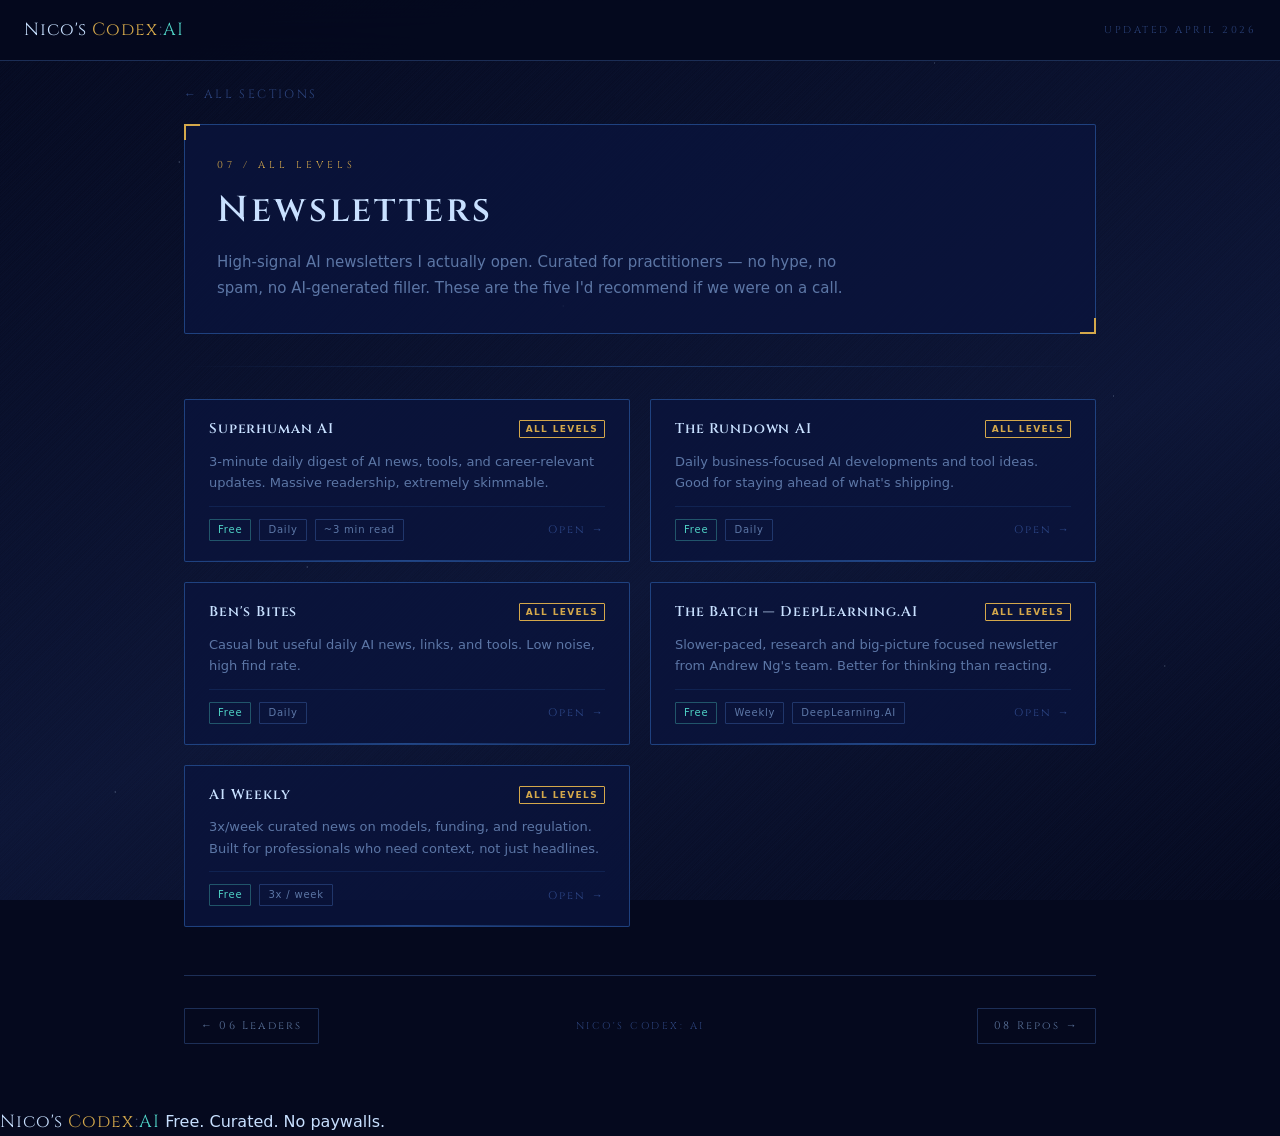
<file: newsletters.html>
<!DOCTYPE html>
<html lang="en">
<head>
<meta charset="UTF-8">
<meta name="viewport" content="width=device-width, initial-scale=1.0">
<title>Newsletters — Nico's Codex: AI</title>
<meta name="description" content="High-signal AI newsletters worth opening every day. Curated for practitioners — no hype, no spam, no AI-generated filler.">
<link rel="preconnect" href="https://fonts.googleapis.com">
<link rel="preconnect" href="https://fonts.gstatic.com" crossorigin>
<link href="https://fonts.googleapis.com/css2?family=Cinzel:wght@400;600&display=swap" rel="stylesheet">
<link rel="stylesheet" href="style.css">
</head>
<body>

<nav class="codex-nav">
  <a href="ai.html" class="codex-logo">Nico's <span class="logo-codex">Codex</span><span class="logo-colon">:</span><span class="logo-ai">AI</span></a>
  <span class="codex-rule">Updated April 2026</span>
</nav>

<main class="page-wrap">

  <a href="ai.html" class="back-link">← All Sections</a>

  <header class="page-header codex-panel">
    <p class="page-eyebrow">07 / All Levels</p>
    <h1>Newsletters</h1>
    <p class="page-intro">High-signal AI newsletters I actually open. Curated for practitioners — no hype, no spam, no AI-generated filler. These are the five I'd recommend if we were on a call.</p>
  </header>

  <div class="codex-divider"></div>

  <div class="resource-grid">

    <a href="https://www.superhuman.ai" target="_blank" rel="noopener" class="resource-card" style="animation-delay: 0ms">
      <div class="resource-card-top">
        <span class="resource-title">Superhuman AI</span>
        <span class="badge badge-all">All Levels</span>
      </div>
      <p class="resource-desc">3-minute daily digest of AI news, tools, and career-relevant updates. Massive readership, extremely skimmable.</p>
      <div class="resource-meta-row">
        <div class="resource-chips">
          <span class="chip chip-free">Free</span>
          <span class="chip">Daily</span>
          <span class="chip">~3 min read</span>
        </div>
        <span class="resource-open">Open →</span>
      </div>
    </a>

    <a href="https://www.therundown.ai" target="_blank" rel="noopener" class="resource-card" style="animation-delay: 80ms">
      <div class="resource-card-top">
        <span class="resource-title">The Rundown AI</span>
        <span class="badge badge-all">All Levels</span>
      </div>
      <p class="resource-desc">Daily business-focused AI developments and tool ideas. Good for staying ahead of what's shipping.</p>
      <div class="resource-meta-row">
        <div class="resource-chips">
          <span class="chip chip-free">Free</span>
          <span class="chip">Daily</span>
        </div>
        <span class="resource-open">Open →</span>
      </div>
    </a>

    <a href="https://bensbites.com" target="_blank" rel="noopener" class="resource-card" style="animation-delay: 160ms">
      <div class="resource-card-top">
        <span class="resource-title">Ben's Bites</span>
        <span class="badge badge-all">All Levels</span>
      </div>
      <p class="resource-desc">Casual but useful daily AI news, links, and tools. Low noise, high find rate.</p>
      <div class="resource-meta-row">
        <div class="resource-chips">
          <span class="chip chip-free">Free</span>
          <span class="chip">Daily</span>
        </div>
        <span class="resource-open">Open →</span>
      </div>
    </a>

    <a href="https://www.deeplearning.ai/the-batch/" target="_blank" rel="noopener" class="resource-card" style="animation-delay: 240ms">
      <div class="resource-card-top">
        <span class="resource-title">The Batch — DeepLearning.AI</span>
        <span class="badge badge-all">All Levels</span>
      </div>
      <p class="resource-desc">Slower-paced, research and big-picture focused newsletter from Andrew Ng's team. Better for thinking than reacting.</p>
      <div class="resource-meta-row">
        <div class="resource-chips">
          <span class="chip chip-free">Free</span>
          <span class="chip">Weekly</span>
          <span class="chip">DeepLearning.AI</span>
        </div>
        <span class="resource-open">Open →</span>
      </div>
    </a>

    <a href="https://aiweekly.co" target="_blank" rel="noopener" class="resource-card" style="animation-delay: 320ms">
      <div class="resource-card-top">
        <span class="resource-title">AI Weekly</span>
        <span class="badge badge-all">All Levels</span>
      </div>
      <p class="resource-desc">3x/week curated news on models, funding, and regulation. Built for professionals who need context, not just headlines.</p>
      <div class="resource-meta-row">
        <div class="resource-chips">
          <span class="chip chip-free">Free</span>
          <span class="chip">3x / week</span>
        </div>
        <span class="resource-open">Open →</span>
      </div>
    </a>

  </div>

  <nav class="page-nav">
    <a href="leaders-in-ai.html" class="page-nav-btn nav-prev">← 06 Leaders</a>
    <span class="nav-center">Nico's Codex: AI</span>
    <a href="repos.html" class="page-nav-btn nav-next">08 Repos →</a>
  </nav>

</main>

<footer class="codex-footer-bar">
  <a href="ai.html" class="codex-logo">Nico's <span class="logo-codex">Codex</span><span class="logo-colon">:</span><span class="logo-ai">AI</span></a>
  <span class="footer-tagline">Free. Curated. No paywalls.</span>
</footer>

</body>
</html>
</file>
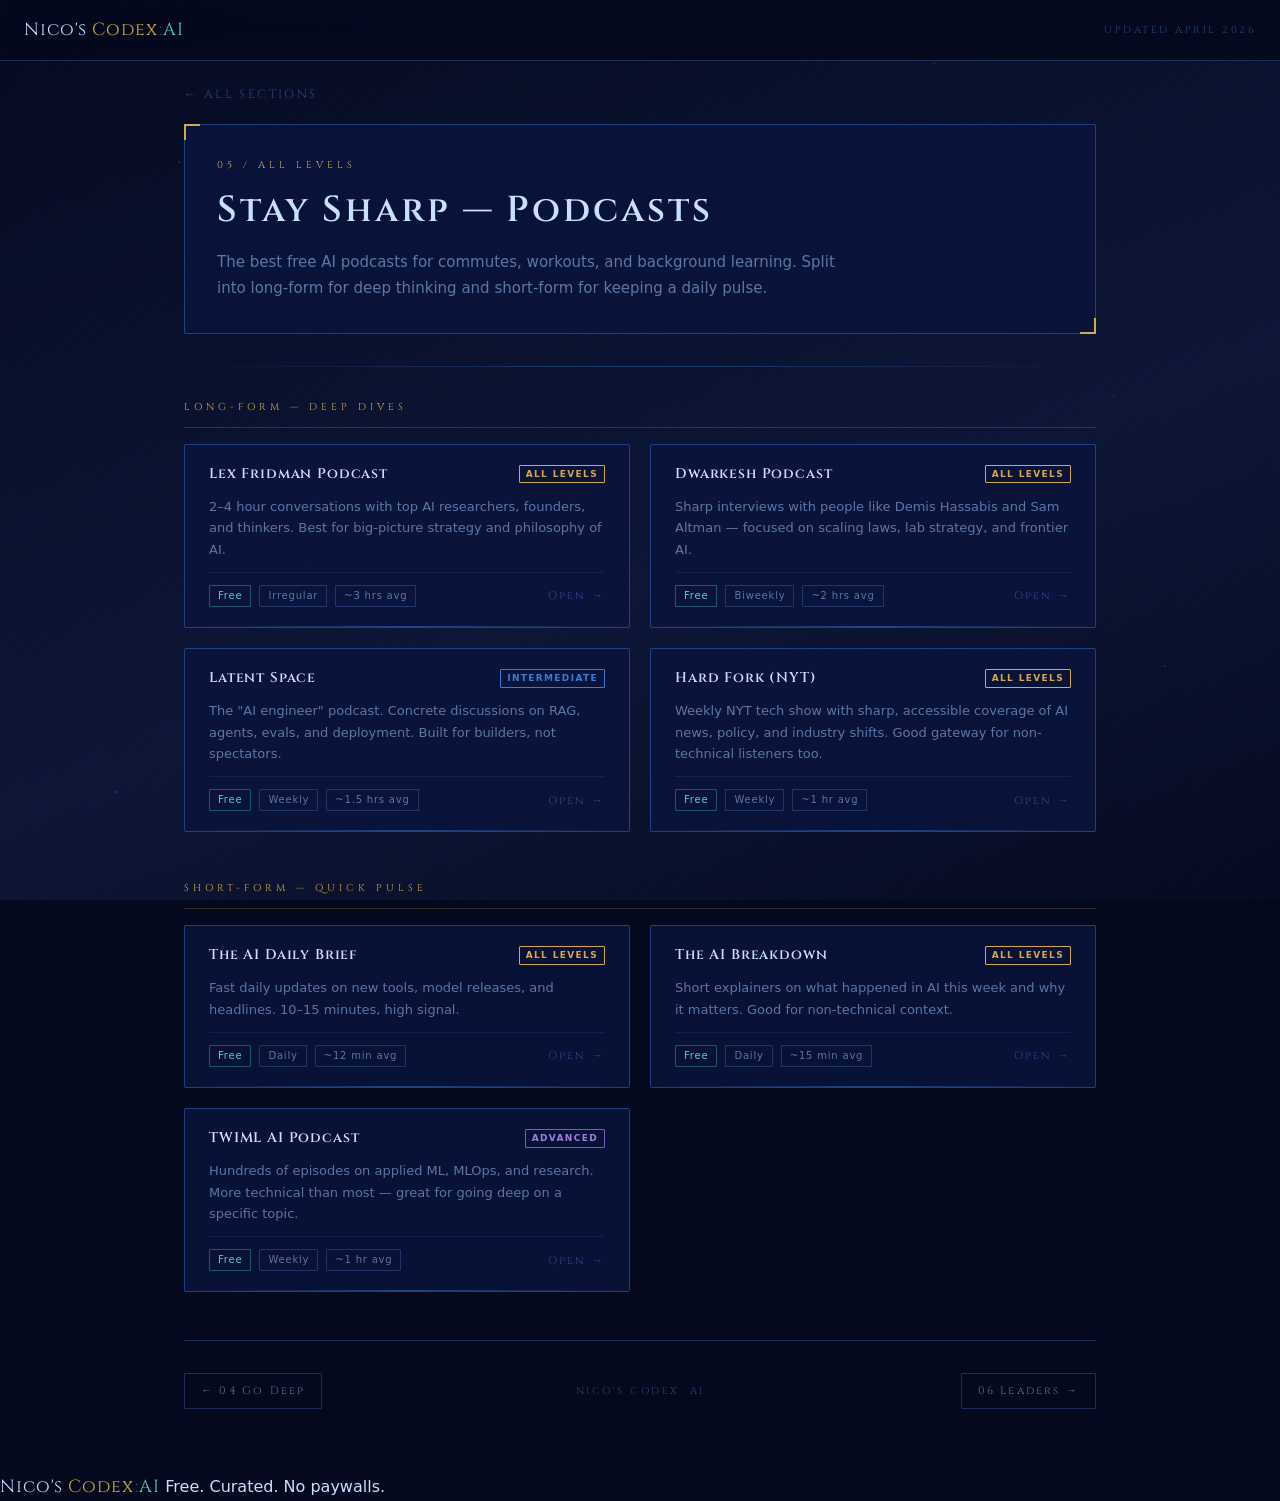
<file: podcasts.html>
<!DOCTYPE html>
<html lang="en">
<head>
<meta charset="UTF-8">
<meta name="viewport" content="width=device-width, initial-scale=1.0">
<title>Stay Sharp — Podcasts — Nico's Codex: AI</title>
<meta name="description" content="The best free AI podcasts for commutes, workouts, and background learning. Long-form deep dives and short daily briefings.">
<link rel="preconnect" href="https://fonts.googleapis.com">
<link rel="preconnect" href="https://fonts.gstatic.com" crossorigin>
<link href="https://fonts.googleapis.com/css2?family=Cinzel:wght@400;600&display=swap" rel="stylesheet">
<link rel="stylesheet" href="style.css">
</head>
<body>

<nav class="codex-nav">
  <a href="ai.html" class="codex-logo">Nico's <span class="logo-codex">Codex</span><span class="logo-colon">:</span><span class="logo-ai">AI</span></a>
  <span class="codex-rule">Updated April 2026</span>
</nav>

<main class="page-wrap">

  <a href="ai.html" class="back-link">← All Sections</a>

  <header class="page-header codex-panel">
    <p class="page-eyebrow">05 / All Levels</p>
    <h1>Stay Sharp — Podcasts</h1>
    <p class="page-intro">The best free AI podcasts for commutes, workouts, and background learning. Split into long-form for deep thinking and short-form for keeping a daily pulse.</p>
  </header>

  <div class="codex-divider"></div>

  <p class="podcast-section-label">Long-Form — Deep Dives</p>

  <div class="resource-grid">

    <a href="https://lexfridman.com/podcast" target="_blank" rel="noopener" class="resource-card" style="animation-delay: 0ms">
      <div class="resource-card-top">
        <span class="resource-title">Lex Fridman Podcast</span>
        <span class="badge badge-all">All Levels</span>
      </div>
      <p class="resource-desc">2–4 hour conversations with top AI researchers, founders, and thinkers. Best for big-picture strategy and philosophy of AI.</p>
      <div class="resource-meta-row">
        <div class="resource-chips">
          <span class="chip chip-free">Free</span>
          <span class="chip">Irregular</span>
          <span class="chip">~3 hrs avg</span>
        </div>
        <span class="resource-open">Open →</span>
      </div>
    </a>

    <a href="https://www.dwarkeshpatel.com/podcast" target="_blank" rel="noopener" class="resource-card" style="animation-delay: 80ms">
      <div class="resource-card-top">
        <span class="resource-title">Dwarkesh Podcast</span>
        <span class="badge badge-all">All Levels</span>
      </div>
      <p class="resource-desc">Sharp interviews with people like Demis Hassabis and Sam Altman — focused on scaling laws, lab strategy, and frontier AI.</p>
      <div class="resource-meta-row">
        <div class="resource-chips">
          <span class="chip chip-free">Free</span>
          <span class="chip">Biweekly</span>
          <span class="chip">~2 hrs avg</span>
        </div>
        <span class="resource-open">Open →</span>
      </div>
    </a>

    <a href="https://www.latent.space/podcast" target="_blank" rel="noopener" class="resource-card" style="animation-delay: 160ms">
      <div class="resource-card-top">
        <span class="resource-title">Latent Space</span>
        <span class="badge badge-intermediate">Intermediate</span>
      </div>
      <p class="resource-desc">The "AI engineer" podcast. Concrete discussions on RAG, agents, evals, and deployment. Built for builders, not spectators.</p>
      <div class="resource-meta-row">
        <div class="resource-chips">
          <span class="chip chip-free">Free</span>
          <span class="chip">Weekly</span>
          <span class="chip">~1.5 hrs avg</span>
        </div>
        <span class="resource-open">Open →</span>
      </div>
    </a>

    <a href="https://www.nytimes.com/column/hard-fork" target="_blank" rel="noopener" class="resource-card" style="animation-delay: 240ms">
      <div class="resource-card-top">
        <span class="resource-title">Hard Fork (NYT)</span>
        <span class="badge badge-all">All Levels</span>
      </div>
      <p class="resource-desc">Weekly NYT tech show with sharp, accessible coverage of AI news, policy, and industry shifts. Good gateway for non-technical listeners too.</p>
      <div class="resource-meta-row">
        <div class="resource-chips">
          <span class="chip chip-free">Free</span>
          <span class="chip">Weekly</span>
          <span class="chip">~1 hr avg</span>
        </div>
        <span class="resource-open">Open →</span>
      </div>
    </a>

  </div>

  <p class="podcast-section-label" style="margin-top: var(--s8);">Short-Form — Quick Pulse</p>

  <div class="resource-grid">

    <a href="https://www.aidailybrief.com" target="_blank" rel="noopener" class="resource-card" style="animation-delay: 0ms">
      <div class="resource-card-top">
        <span class="resource-title">The AI Daily Brief</span>
        <span class="badge badge-all">All Levels</span>
      </div>
      <p class="resource-desc">Fast daily updates on new tools, model releases, and headlines. 10–15 minutes, high signal.</p>
      <div class="resource-meta-row">
        <div class="resource-chips">
          <span class="chip chip-free">Free</span>
          <span class="chip">Daily</span>
          <span class="chip">~12 min avg</span>
        </div>
        <span class="resource-open">Open →</span>
      </div>
    </a>

    <a href="https://www.theaibreakdown.com" target="_blank" rel="noopener" class="resource-card" style="animation-delay: 80ms">
      <div class="resource-card-top">
        <span class="resource-title">The AI Breakdown</span>
        <span class="badge badge-all">All Levels</span>
      </div>
      <p class="resource-desc">Short explainers on what happened in AI this week and why it matters. Good for non-technical context.</p>
      <div class="resource-meta-row">
        <div class="resource-chips">
          <span class="chip chip-free">Free</span>
          <span class="chip">Daily</span>
          <span class="chip">~15 min avg</span>
        </div>
        <span class="resource-open">Open →</span>
      </div>
    </a>

    <a href="https://twimlai.com" target="_blank" rel="noopener" class="resource-card" style="animation-delay: 160ms">
      <div class="resource-card-top">
        <span class="resource-title">TWIML AI Podcast</span>
        <span class="badge badge-advanced">Advanced</span>
      </div>
      <p class="resource-desc">Hundreds of episodes on applied ML, MLOps, and research. More technical than most — great for going deep on a specific topic.</p>
      <div class="resource-meta-row">
        <div class="resource-chips">
          <span class="chip chip-free">Free</span>
          <span class="chip">Weekly</span>
          <span class="chip">~1 hr avg</span>
        </div>
        <span class="resource-open">Open →</span>
      </div>
    </a>

  </div>

  <nav class="page-nav">
    <a href="advanced.html" class="page-nav-btn nav-prev">← 04 Go Deep</a>
    <span class="nav-center">Nico's Codex: AI</span>
    <a href="leaders-in-ai.html" class="page-nav-btn nav-next">06 Leaders →</a>
  </nav>

</main>

<footer class="codex-footer-bar">
  <a href="ai.html" class="codex-logo">Nico's <span class="logo-codex">Codex</span><span class="logo-colon">:</span><span class="logo-ai">AI</span></a>
  <span class="footer-tagline">Free. Curated. No paywalls.</span>
</footer>

</body>
</html>
</file>
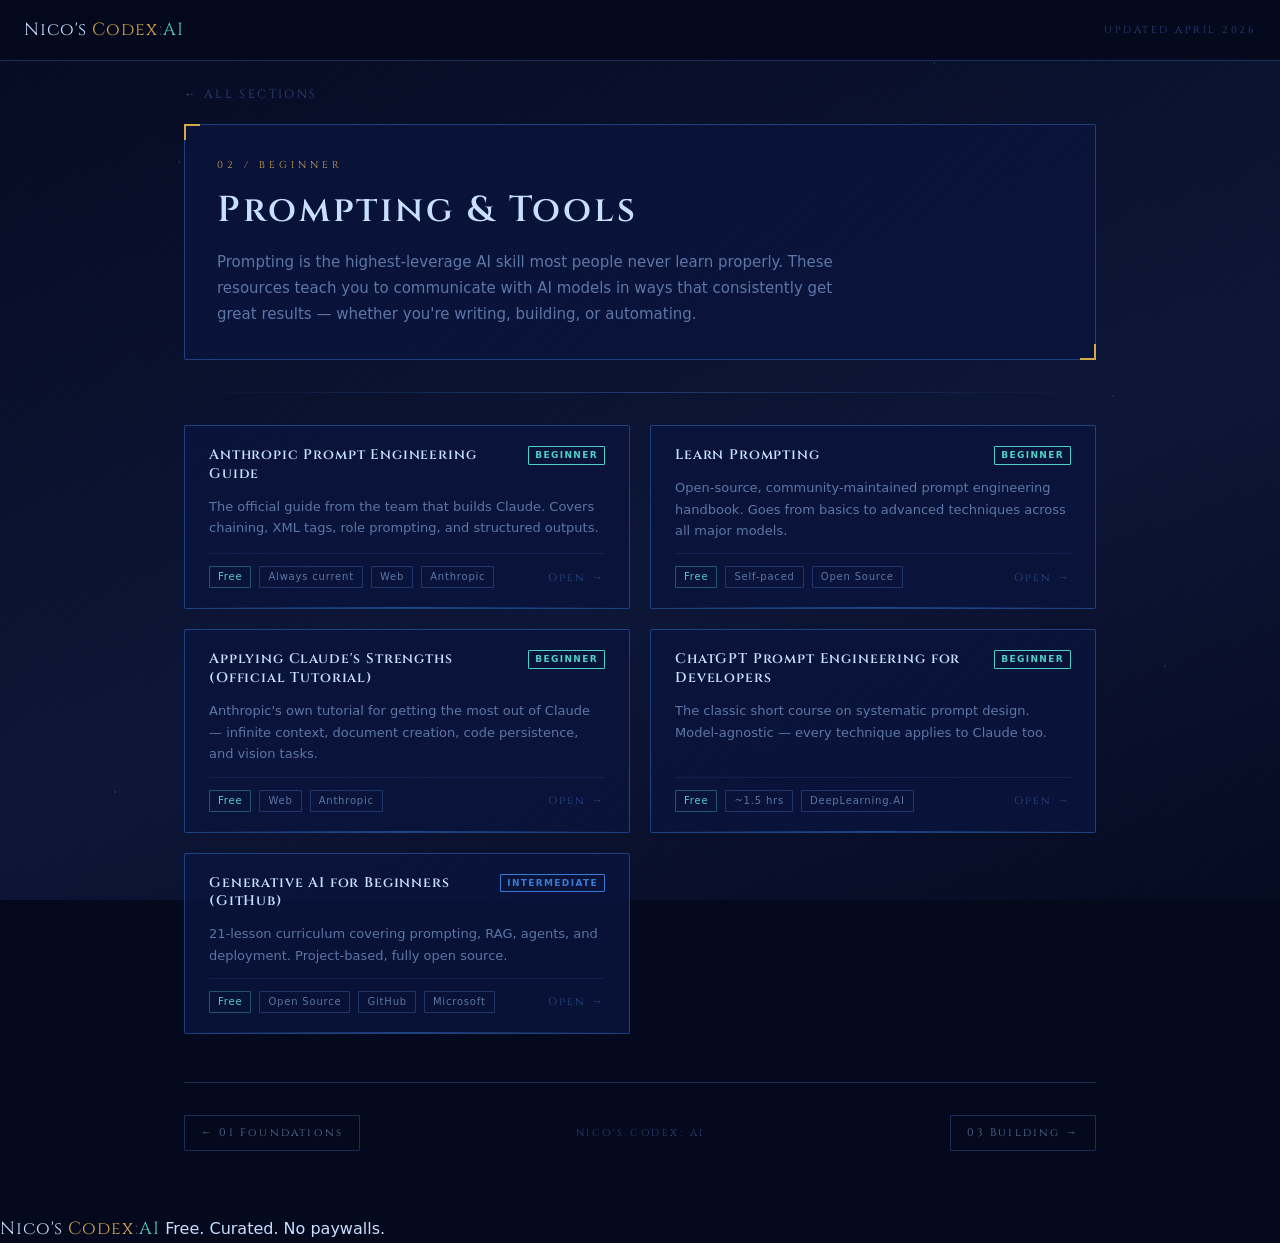
<file: prompting.html>
<!DOCTYPE html>
<html lang="en">
<head>
<meta charset="UTF-8">
<meta name="viewport" content="width=device-width, initial-scale=1.0">
<title>Prompting &amp; Tools — Nico's Codex: AI</title>
<meta name="description" content="The highest-leverage AI skill. Learn to communicate with AI models in ways that consistently get great results.">
<link rel="preconnect" href="https://fonts.googleapis.com">
<link rel="preconnect" href="https://fonts.gstatic.com" crossorigin>
<link href="https://fonts.googleapis.com/css2?family=Cinzel:wght@400;600&display=swap" rel="stylesheet">
<link rel="stylesheet" href="style.css">
</head>
<body>

<nav class="codex-nav">
  <a href="ai.html" class="codex-logo">Nico's <span class="logo-codex">Codex</span><span class="logo-colon">:</span><span class="logo-ai">AI</span></a>
  <span class="codex-rule">Updated April 2026</span>
</nav>

<main class="page-wrap">

  <a href="ai.html" class="back-link">← All Sections</a>

  <header class="page-header codex-panel">
    <p class="page-eyebrow">02 / Beginner</p>
    <h1>Prompting &amp; Tools</h1>
    <p class="page-intro">Prompting is the highest-leverage AI skill most people never learn properly. These resources teach you to communicate with AI models in ways that consistently get great results — whether you're writing, building, or automating.</p>
  </header>

  <div class="codex-divider"></div>

  <div class="resource-grid">

    <a href="https://docs.anthropic.com/en/docs/build-with-claude/prompt-engineering/overview" target="_blank" rel="noopener" class="resource-card" style="animation-delay: 0ms">
      <div class="resource-card-top">
        <span class="resource-title">Anthropic Prompt Engineering Guide</span>
        <span class="badge badge-beginner">Beginner</span>
      </div>
      <p class="resource-desc">The official guide from the team that builds Claude. Covers chaining, XML tags, role prompting, and structured outputs.</p>
      <div class="resource-meta-row">
        <div class="resource-chips">
          <span class="chip chip-free">Free</span>
          <span class="chip">Always current</span>
          <span class="chip">Web</span>
          <span class="chip">Anthropic</span>
        </div>
        <span class="resource-open">Open →</span>
      </div>
    </a>

    <a href="https://learnprompting.org" target="_blank" rel="noopener" class="resource-card" style="animation-delay: 80ms">
      <div class="resource-card-top">
        <span class="resource-title">Learn Prompting</span>
        <span class="badge badge-beginner">Beginner</span>
      </div>
      <p class="resource-desc">Open-source, community-maintained prompt engineering handbook. Goes from basics to advanced techniques across all major models.</p>
      <div class="resource-meta-row">
        <div class="resource-chips">
          <span class="chip chip-free">Free</span>
          <span class="chip">Self-paced</span>
          <span class="chip">Open Source</span>
        </div>
        <span class="resource-open">Open →</span>
      </div>
    </a>

    <a href="https://claude.com/resources/tutorials/applying-claude-opus-4-5s-strengths-to-your-everyday-work" target="_blank" rel="noopener" class="resource-card" style="animation-delay: 160ms">
      <div class="resource-card-top">
        <span class="resource-title">Applying Claude's Strengths (Official Tutorial)</span>
        <span class="badge badge-beginner">Beginner</span>
      </div>
      <p class="resource-desc">Anthropic's own tutorial for getting the most out of Claude — infinite context, document creation, code persistence, and vision tasks.</p>
      <div class="resource-meta-row">
        <div class="resource-chips">
          <span class="chip chip-free">Free</span>
          <span class="chip">Web</span>
          <span class="chip">Anthropic</span>
        </div>
        <span class="resource-open">Open →</span>
      </div>
    </a>

    <a href="https://www.deeplearning.ai/short-courses/chatgpt-prompt-engineering-for-developers/" target="_blank" rel="noopener" class="resource-card" style="animation-delay: 240ms">
      <div class="resource-card-top">
        <span class="resource-title">ChatGPT Prompt Engineering for Developers</span>
        <span class="badge badge-beginner">Beginner</span>
      </div>
      <p class="resource-desc">The classic short course on systematic prompt design. Model-agnostic — every technique applies to Claude too.</p>
      <div class="resource-meta-row">
        <div class="resource-chips">
          <span class="chip chip-free">Free</span>
          <span class="chip">~1.5 hrs</span>
          <span class="chip">DeepLearning.AI</span>
        </div>
        <span class="resource-open">Open →</span>
      </div>
    </a>

    <a href="https://github.com/microsoft/generative-ai-for-beginners" target="_blank" rel="noopener" class="resource-card" style="animation-delay: 320ms">
      <div class="resource-card-top">
        <span class="resource-title">Generative AI for Beginners (GitHub)</span>
        <span class="badge badge-intermediate">Intermediate</span>
      </div>
      <p class="resource-desc">21-lesson curriculum covering prompting, RAG, agents, and deployment. Project-based, fully open source.</p>
      <div class="resource-meta-row">
        <div class="resource-chips">
          <span class="chip chip-free">Free</span>
          <span class="chip">Open Source</span>
          <span class="chip">GitHub</span>
          <span class="chip">Microsoft</span>
        </div>
        <span class="resource-open">Open →</span>
      </div>
    </a>

  </div>

  <nav class="page-nav">
    <a href="foundations.html" class="page-nav-btn nav-prev">← 01 Foundations</a>
    <span class="nav-center">Nico's Codex: AI</span>
    <a href="building.html" class="page-nav-btn nav-next">03 Building →</a>
  </nav>

</main>

<footer class="codex-footer-bar">
  <a href="ai.html" class="codex-logo">Nico's <span class="logo-codex">Codex</span><span class="logo-colon">:</span><span class="logo-ai">AI</span></a>
  <span class="footer-tagline">Free. Curated. No paywalls.</span>
</footer>

</body>
</html>
</file>
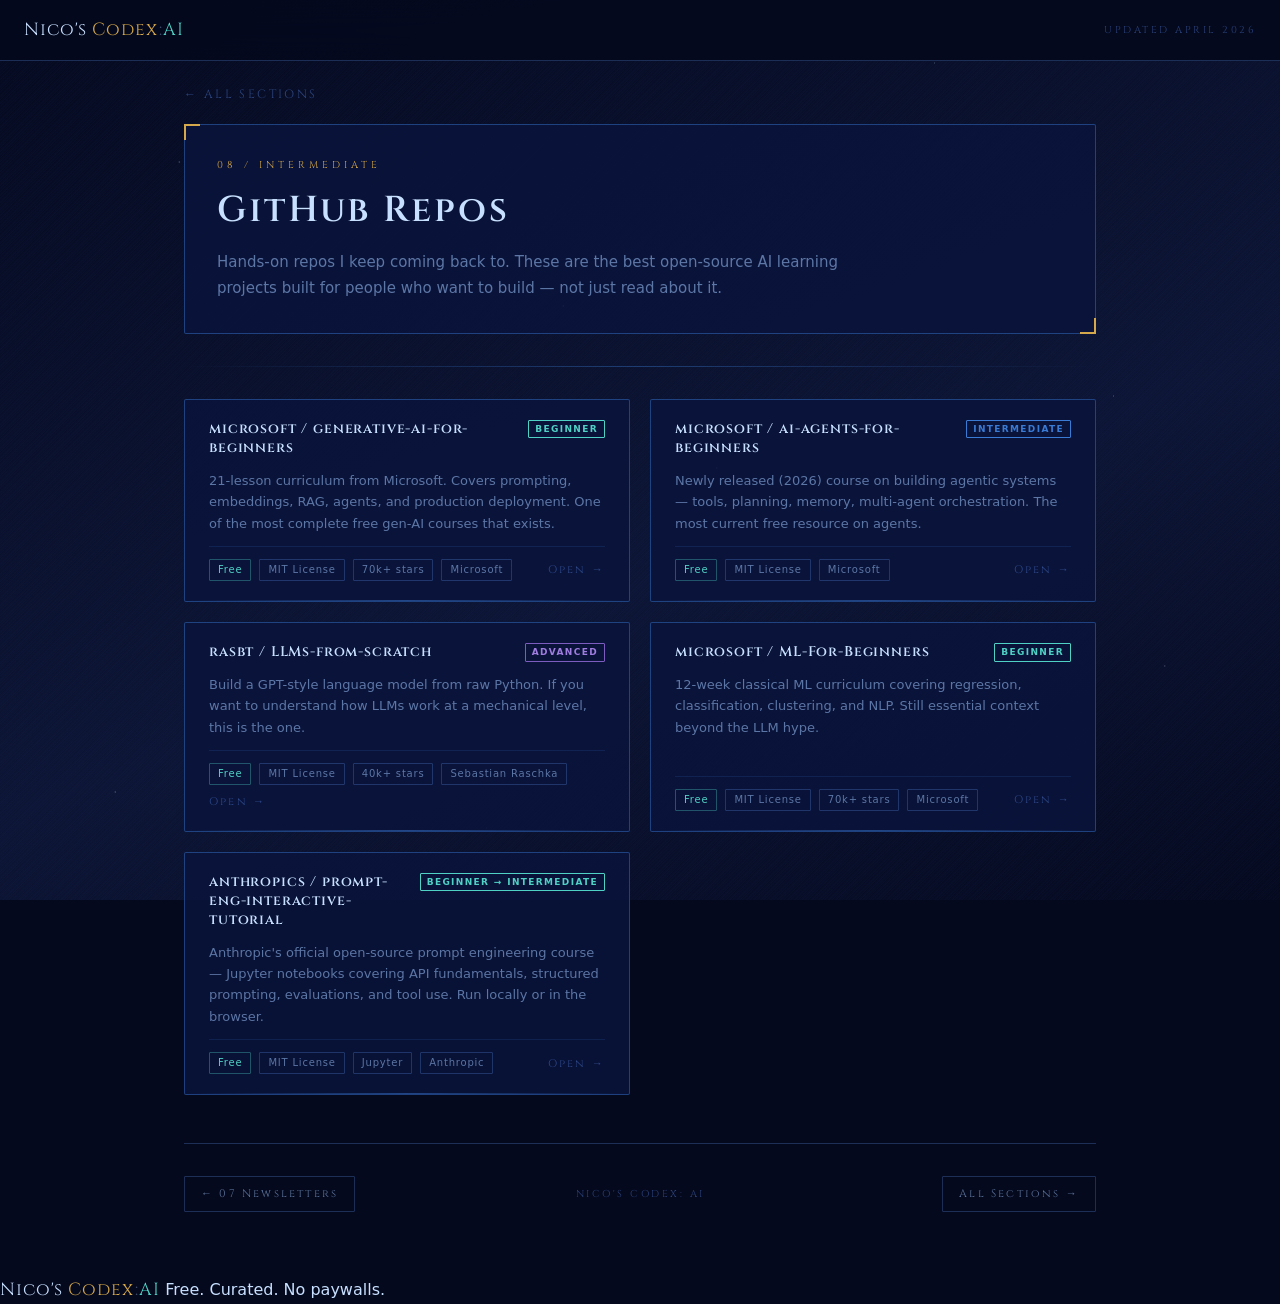
<file: repos.html>
<!DOCTYPE html>
<html lang="en">
<head>
<meta charset="UTF-8">
<meta name="viewport" content="width=device-width, initial-scale=1.0">
<title>GitHub Repos — Nico's Codex: AI</title>
<meta name="description" content="Hands-on open-source AI repos built for builders. The ones I keep coming back to.">
<link rel="preconnect" href="https://fonts.googleapis.com">
<link rel="preconnect" href="https://fonts.gstatic.com" crossorigin>
<link href="https://fonts.googleapis.com/css2?family=Cinzel:wght@400;600&display=swap" rel="stylesheet">
<link rel="stylesheet" href="style.css">
</head>
<body>

<nav class="codex-nav">
  <a href="ai.html" class="codex-logo">Nico's <span class="logo-codex">Codex</span><span class="logo-colon">:</span><span class="logo-ai">AI</span></a>
  <span class="codex-rule">Updated April 2026</span>
</nav>

<main class="page-wrap">

  <a href="ai.html" class="back-link">← All Sections</a>

  <header class="page-header codex-panel">
    <p class="page-eyebrow">08 / Intermediate</p>
    <h1>GitHub Repos</h1>
    <p class="page-intro">Hands-on repos I keep coming back to. These are the best open-source AI learning projects built for people who want to build — not just read about it.</p>
  </header>

  <div class="codex-divider"></div>

  <div class="resource-grid">

    <a href="https://github.com/microsoft/generative-ai-for-beginners" target="_blank" rel="noopener" class="resource-card" style="animation-delay: 0ms">
      <div class="resource-card-top">
        <span class="resource-title">microsoft / generative-ai-for-beginners</span>
        <span class="badge badge-beginner">Beginner</span>
      </div>
      <p class="resource-desc">21-lesson curriculum from Microsoft. Covers prompting, embeddings, RAG, agents, and production deployment. One of the most complete free gen-AI courses that exists.</p>
      <div class="resource-meta-row">
        <div class="resource-chips">
          <span class="chip chip-free">Free</span>
          <span class="chip">MIT License</span>
          <span class="chip">70k+ stars</span>
          <span class="chip">Microsoft</span>
        </div>
        <span class="resource-open">Open →</span>
      </div>
    </a>

    <a href="https://github.com/microsoft/ai-agents-for-beginners" target="_blank" rel="noopener" class="resource-card" style="animation-delay: 80ms">
      <div class="resource-card-top">
        <span class="resource-title">microsoft / ai-agents-for-beginners</span>
        <span class="badge badge-intermediate">Intermediate</span>
      </div>
      <p class="resource-desc">Newly released (2026) course on building agentic systems — tools, planning, memory, multi-agent orchestration. The most current free resource on agents.</p>
      <div class="resource-meta-row">
        <div class="resource-chips">
          <span class="chip chip-free">Free</span>
          <span class="chip">MIT License</span>
          <span class="chip">Microsoft</span>
        </div>
        <span class="resource-open">Open →</span>
      </div>
    </a>

    <a href="https://github.com/rasbt/LLMs-from-scratch" target="_blank" rel="noopener" class="resource-card" style="animation-delay: 160ms">
      <div class="resource-card-top">
        <span class="resource-title">rasbt / LLMs-from-scratch</span>
        <span class="badge badge-advanced">Advanced</span>
      </div>
      <p class="resource-desc">Build a GPT-style language model from raw Python. If you want to understand how LLMs work at a mechanical level, this is the one.</p>
      <div class="resource-meta-row">
        <div class="resource-chips">
          <span class="chip chip-free">Free</span>
          <span class="chip">MIT License</span>
          <span class="chip">40k+ stars</span>
          <span class="chip">Sebastian Raschka</span>
        </div>
        <span class="resource-open">Open →</span>
      </div>
    </a>

    <a href="https://github.com/microsoft/ML-For-Beginners" target="_blank" rel="noopener" class="resource-card" style="animation-delay: 240ms">
      <div class="resource-card-top">
        <span class="resource-title">microsoft / ML-For-Beginners</span>
        <span class="badge badge-beginner">Beginner</span>
      </div>
      <p class="resource-desc">12-week classical ML curriculum covering regression, classification, clustering, and NLP. Still essential context beyond the LLM hype.</p>
      <div class="resource-meta-row">
        <div class="resource-chips">
          <span class="chip chip-free">Free</span>
          <span class="chip">MIT License</span>
          <span class="chip">70k+ stars</span>
          <span class="chip">Microsoft</span>
        </div>
        <span class="resource-open">Open →</span>
      </div>
    </a>

    <a href="https://github.com/anthropics/prompt-eng-interactive-tutorial" target="_blank" rel="noopener" class="resource-card" style="animation-delay: 320ms">
      <div class="resource-card-top">
        <span class="resource-title">anthropics / prompt-eng-interactive-tutorial</span>
        <span class="badge badge-beginner">Beginner → Intermediate</span>
      </div>
      <p class="resource-desc">Anthropic's official open-source prompt engineering course — Jupyter notebooks covering API fundamentals, structured prompting, evaluations, and tool use. Run locally or in the browser.</p>
      <div class="resource-meta-row">
        <div class="resource-chips">
          <span class="chip chip-free">Free</span>
          <span class="chip">MIT License</span>
          <span class="chip">Jupyter</span>
          <span class="chip">Anthropic</span>
        </div>
        <span class="resource-open">Open →</span>
      </div>
    </a>

  </div>

  <nav class="page-nav">
    <a href="newsletters.html" class="page-nav-btn nav-prev">← 07 Newsletters</a>
    <span class="nav-center">Nico's Codex: AI</span>
    <a href="ai.html" class="page-nav-btn nav-next">All Sections →</a>
  </nav>

</main>

<footer class="codex-footer-bar">
  <a href="ai.html" class="codex-logo">Nico's <span class="logo-codex">Codex</span><span class="logo-colon">:</span><span class="logo-ai">AI</span></a>
  <span class="footer-tagline">Free. Curated. No paywalls.</span>
</footer>

</body>
</html>
</file>
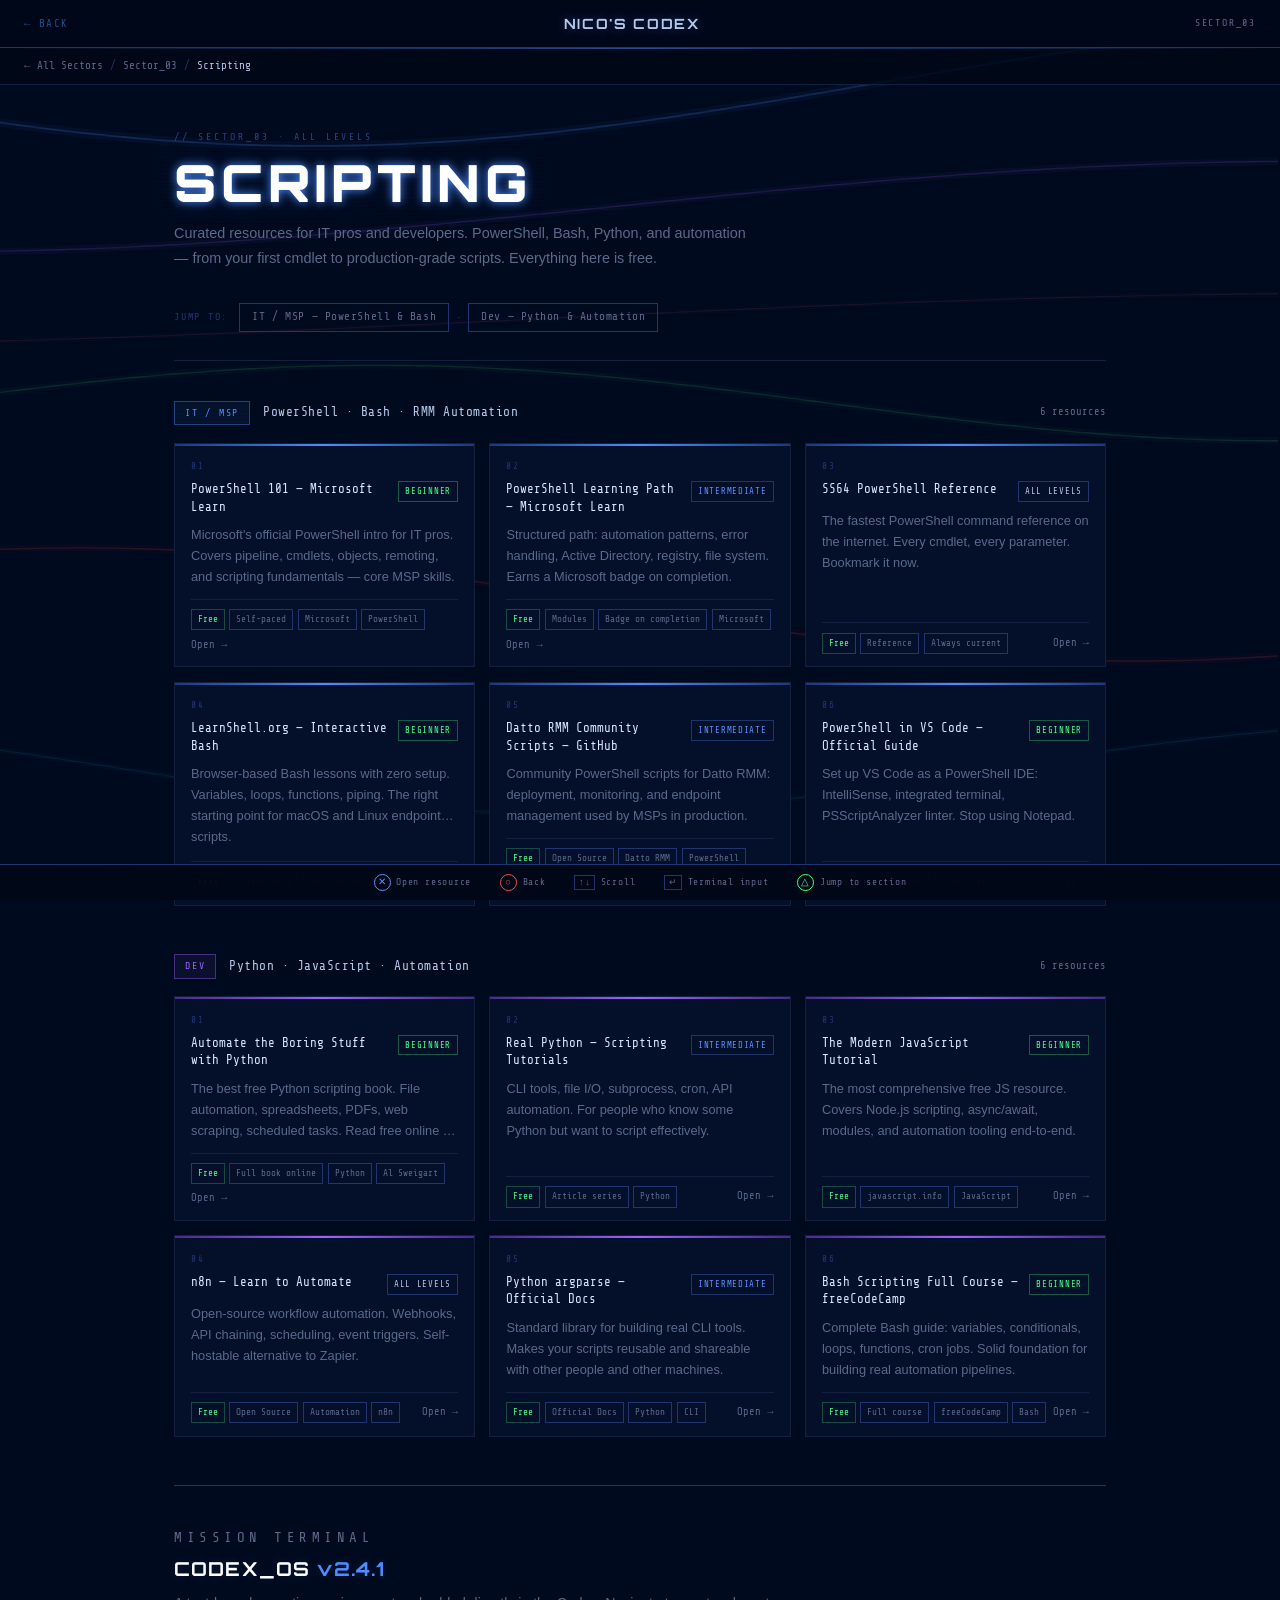
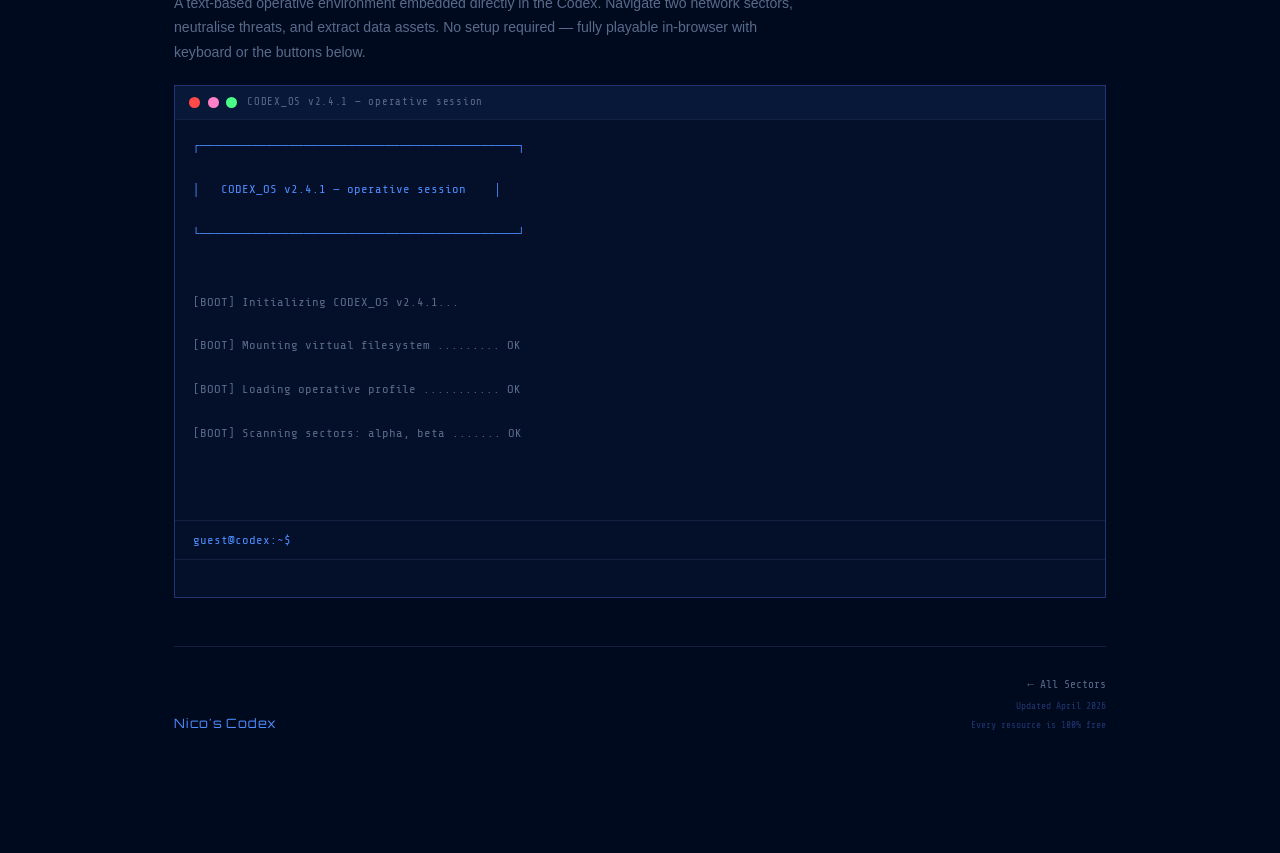
<file: scripting.html>
<!DOCTYPE html>
<html lang="en">
<head>
<meta charset="UTF-8">
<meta name="viewport" content="width=device-width, initial-scale=1.0">
<title>Scripting — Nico's Codex</title>
<meta name="description" content="Curated scripting resources for IT pros and developers — PowerShell, Bash, Python, and automation. Free. No paywalls.">
<link rel="preconnect" href="https://fonts.googleapis.com">
<link rel="preconnect" href="https://fonts.gstatic.com" crossorigin>
<link href="https://fonts.googleapis.com/css2?family=Orbitron:wght@400;700;900&family=Share+Tech+Mono&display=swap" rel="stylesheet">
<style>
*, *::before, *::after { box-sizing: border-box; margin: 0; padding: 0; }
html { scroll-behavior: smooth; -webkit-font-smoothing: antialiased; }
a { color: inherit; text-decoration: none; }
button { cursor: pointer; background: none; border: none; font: inherit; color: inherit; }

:root {
  --bg:         #000a1e;
  --bg2:        #040f2a;
  --bg3:        #081838;
  --blue:       #4e8dff;
  --blue-d:     #1a3a7a;
  --blue-g:     rgba(78,141,255,0.18);
  --blue-s:     rgba(78,141,255,0.07);
  --purple:     #9966ff;
  --purp-s:     rgba(153,102,255,0.07);
  --silver:     #b4c8e8;
  --silver-d:   #5a6a8a;
  --border:     #132040;
  --border-hi:  #223570;
  --sans:       -apple-system, 'Segoe UI', Helvetica, Arial, sans-serif;
  --mono:       'Share Tech Mono', 'Courier New', monospace;
  /* PS2 button colors */
  --btn-x:      #5a8fff;
  --btn-o:      #ff4a4a;
  --btn-sq:     #ff82c8;
  --btn-tr:     #4aff88;
  /* terminal */
  --t-sys:      #4e8dff;
  --t-err:      #ff4a4a;
  --t-info:     #b4c8e8;
  --t-warn:     #9966ff;
}

html, body {
  min-height: 100%;
  background: var(--bg);
  color: var(--silver);
  font-family: var(--sans);
  font-size: 1rem;
  line-height: 1.65;
  overflow-x: hidden;
  padding-bottom: 3rem; /* room above button bar */
}

/* ── WAVE CANVAS (fixed backdrop) ────────────────────────────── */
#waves {
  position: fixed; inset: 0; z-index: 0; pointer-events: none;
}

/* ── SCANLINES ────────────────────────────────────────────────── */
.scanlines {
  position: fixed; inset: 0; z-index: 2; pointer-events: none;
  background: repeating-linear-gradient(
    to bottom, transparent 0px, transparent 3px,
    rgba(0,0,0,0.10) 3px, rgba(0,0,0,0.10) 4px
  );
}

/* ── PS2 HEADER BAR ───────────────────────────────────────────── */
.ps2-header {
  position: sticky; top: 0; z-index: 50;
  display: flex; align-items: center; justify-content: space-between;
  padding: 0 1.5rem;
  height: 3rem;
  background: rgba(0,8,25,0.97);
  border-bottom: 1px solid var(--border-hi);
}
.ps2-header::after {
  content: '';
  position: absolute; bottom: -2px; left: 0; right: 0; height: 1px;
  background: linear-gradient(90deg, transparent, var(--blue), transparent);
  opacity: 0.5;
}
.ps2-back {
  font-family: var(--mono); font-size: 0.68rem; letter-spacing: 0.12em;
  text-transform: uppercase; color: rgba(78,141,255,0.5);
  transition: color 0.15s;
}
.ps2-back:hover { color: var(--blue); }
.ps2-brand {
  font-family: 'Orbitron', sans-serif; font-weight: 700;
  font-size: 0.88rem; letter-spacing: 0.12em; text-transform: uppercase;
  color: var(--silver);
  text-shadow: 0 0 12px rgba(78,141,255,0.4);
}
.ps2-sector {
  font-family: var(--mono); font-size: 0.62rem; letter-spacing: 0.18em;
  color: var(--silver-d); text-transform: uppercase;
}

/* ── BREADCRUMB ───────────────────────────────────────────────── */
.breadcrumb {
  position: relative; z-index: 10;
  display: flex; align-items: center; gap: 0.45rem;
  padding: 0.55rem 1.5rem;
  border-bottom: 1px solid var(--border);
  font-family: var(--mono); font-size: 0.68rem; color: var(--silver-d);
  background: rgba(0,8,22,0.8);
}
.breadcrumb a { color: var(--silver-d); transition: color 0.12s; }
.breadcrumb a:hover { color: var(--blue); }
.bc-sep { color: var(--border-hi); }
.bc-cur { color: var(--silver); }

/* ── PAGE WRAPPER ─────────────────────────────────────────────── */
.page-wrap {
  position: relative; z-index: 10;
  max-width: 980px; margin: 0 auto; padding: 0 1.5rem;
}

/* ── HERO ─────────────────────────────────────────────────────── */
.hero { padding: 2.75rem 0 2rem; }
.sector-label {
  font-family: var(--mono); font-size: 0.62rem; letter-spacing: 0.3em;
  color: rgba(78,141,255,0.45); text-transform: uppercase; margin-bottom: 0.75rem;
}
.hero-title {
  font-family: 'Orbitron', sans-serif; font-weight: 900;
  font-size: clamp(2rem, 5vw, 3.2rem);
  letter-spacing: 0.1em; text-transform: uppercase;
  color: #fff;
  text-shadow: 0 0 10px var(--blue), 0 0 28px var(--blue-g);
  margin-bottom: 0.8rem; line-height: 1;
}
.hero-sub {
  font-size: 0.9rem; color: var(--silver-d); max-width: 580px; line-height: 1.75;
}

/* ── SECTION JUMP NAV ─────────────────────────────────────────── */
.section-nav {
  display: flex; align-items: center; gap: 0.5rem;
  padding: 0 0 1.75rem; border-bottom: 1px solid var(--border);
  flex-wrap: wrap;
}
.section-nav-label {
  font-family: var(--mono); font-size: 0.62rem; letter-spacing: 0.18em;
  color: var(--border-hi); text-transform: uppercase; margin-right: 0.2rem;
}
.snav-btn {
  font-family: var(--mono); font-size: 0.7rem; letter-spacing: 0.05em;
  color: var(--silver-d); padding: 4px 12px;
  border: 1px solid var(--border-hi);
  transition: color 0.14s, border-color 0.14s, background 0.14s;
}
.snav-btn:hover { color: var(--blue); border-color: var(--blue); background: var(--blue-s); }
.snav-sep { color: var(--border-hi); font-size: 0.7rem; }

/* ── SECTION HEADER ───────────────────────────────────────────── */
.sub-header {
  display: flex; align-items: center; gap: 0.8rem;
  padding: 2.5rem 0 1.1rem; flex-wrap: wrap;
}
.sub-pill {
  font-family: var(--mono); font-size: 0.62rem; letter-spacing: 0.18em;
  text-transform: uppercase; padding: 3px 10px; border: 1px solid; white-space: nowrap;
}
.pill-it  { color: var(--blue);   border-color: rgba(78,141,255,0.4); background: var(--blue-s); }
.pill-dev { color: var(--purple); border-color: rgba(153,102,255,0.4); background: var(--purp-s); }

.sub-title {
  font-family: var(--mono); font-size: 0.8rem; color: var(--silver);
  letter-spacing: 0.04em; flex: 1;
}
.sub-count {
  font-family: var(--mono); font-size: 0.65rem; color: var(--silver-d); white-space: nowrap;
}

/* ── CARD GRID ────────────────────────────────────────────────── */
.card-grid {
  display: grid; grid-template-columns: repeat(3,1fr);
  gap: 0.9rem; margin-bottom: 0.5rem;
}

/* ── RESOURCE CARD ────────────────────────────────────────────── */
.r-card {
  display: flex; flex-direction: column;
  background: var(--bg2); border: 1px solid var(--border);
  padding: 0; position: relative; overflow: hidden;
  opacity: 0; animation: cardIn 0.35s ease forwards;
  transition: border-color 0.16s, background 0.16s, transform 0.16s;
}

/* Colored top stripe */
.r-card .card-stripe {
  height: 2px; width: 100%;
  flex-shrink: 0;
}
.card-stripe-it  { background: linear-gradient(90deg, var(--blue-d), var(--blue), var(--blue-d)); }
.card-stripe-dev { background: linear-gradient(90deg, #4a2a8a, var(--purple), #4a2a8a); }

.r-card .card-inner { padding: 0.85rem 1rem 0.78rem; display: flex; flex-direction: column; flex: 1; }

.r-card:hover { border-color: var(--border-hi); background: var(--bg3); transform: translateY(-2px); }

/* IT card hover: blue glow */
.section-it-cards .r-card:hover { border-color: rgba(78,141,255,0.4); }
/* Dev card hover: purple glow */
.section-dev-cards .r-card:hover { border-color: rgba(153,102,255,0.4); }

@keyframes cardIn {
  from { opacity: 0; transform: translateY(10px); }
  to   { opacity: 1; transform: translateY(0); }
}

.card-step { font-family: var(--mono); font-size: 0.58rem; letter-spacing: 0.2em; color: var(--border-hi); margin-bottom: 0.4rem; display: block; }
.card-top  { display: flex; align-items: flex-start; justify-content: space-between; gap: 0.5rem; margin-bottom: 0.5rem; }
.card-title { font-family: var(--mono); font-size: 0.78rem; color: #d8e8ff; line-height: 1.4; flex: 1; }

.badge { font-family: var(--mono); font-size: 0.56rem; letter-spacing: 0.08em; padding: 2px 6px; border: 1px solid; text-transform: uppercase; white-space: nowrap; flex-shrink: 0; }
.badge-beginner     { color: #4aff88; border-color: rgba(74,255,136,0.3); }
.badge-intermediate { color: #5a8fff; border-color: rgba(90,143,255,0.3); }
.badge-advanced     { color: #ff82c8; border-color: rgba(255,130,200,0.3); }
.badge-all          { color: var(--silver); border-color: var(--border-hi); }

.card-desc {
  font-size: 0.8rem; color: var(--silver-d); line-height: 1.65;
  flex: 1; margin-bottom: 0.72rem;
  display: -webkit-box; -webkit-line-clamp: 3; -webkit-box-orient: vertical; overflow: hidden;
}

.card-meta-row {
  display: flex; align-items: center; justify-content: space-between;
  gap: 0.4rem; padding-top: 0.58rem;
  border-top: 1px solid var(--border);
  margin-top: auto; flex-wrap: wrap;
}
.meta-chips { display: flex; flex-wrap: wrap; gap: 0.28rem; }
.chip { font-family: var(--mono); font-size: 0.58rem; padding: 2px 6px; border: 1px solid var(--border-hi); color: var(--silver-d); white-space: nowrap; }
.chip-free { color: var(--btn-tr); border-color: rgba(74,255,136,0.25); }
.card-open { font-family: var(--mono); font-size: 0.65rem; color: var(--silver-d); white-space: nowrap; transition: color 0.14s; flex-shrink: 0; }
.section-it-cards .r-card:hover .card-open  { color: var(--blue); }
.section-dev-cards .r-card:hover .card-open { color: var(--purple); }

/* ── SECTION DIVIDER ──────────────────────────────────────────── */
.full-divider {
  border: none; border-top: 1px solid var(--border-hi); margin: 3rem 0 2.5rem;
}

/* ── TERMINAL INTRO ───────────────────────────────────────────── */
.terminal-intro { padding-bottom: 1.25rem; }
.terminal-intro-label {
  font-family: var(--mono); font-size: 0.6rem; letter-spacing: 0.32em;
  color: var(--blue); text-transform: uppercase; margin-bottom: 0.5rem;
}
.terminal-intro h2 {
  font-family: 'Orbitron', sans-serif; font-size: 1.2rem; letter-spacing: 0.06em;
  color: #fff; margin-bottom: 0.6rem; line-height: 1.2;
  text-shadow: 0 0 10px var(--blue-g);
}
.terminal-intro h2 .hl { color: var(--blue); }
.terminal-intro p { font-size: 0.88rem; color: var(--silver-d); max-width: 620px; line-height: 1.75; }

/* ── TERMINAL GAME ────────────────────────────────────────────── */
.codex-terminal {
  background: var(--bg2); border: 1px solid var(--border-hi);
  margin-bottom: 3rem; font-family: var(--mono);
}
.terminal-bar {
  display: flex; align-items: center; gap: 0.45rem;
  padding: 0.5rem 0.9rem;
  background: var(--bg3); border-bottom: 1px solid var(--border);
  user-select: none;
}
.t-dot { width: 11px; height: 11px; border-radius: 50%; flex-shrink: 0; }
.t-dot-r { background: var(--btn-o); }
.t-dot-y { background: var(--btn-sq); }
.t-dot-g { background: var(--btn-tr); }
.terminal-title { font-size: 0.66rem; color: var(--silver-d); letter-spacing: 0.07em; margin-left: 0.2rem; }

.terminal-output {
  height: 400px; overflow-y: auto; padding: 1rem 1.1rem;
  scroll-behavior: smooth; white-space: pre-wrap; word-break: break-word; line-height: 1.55;
}
.terminal-output::-webkit-scrollbar { width: 4px; }
.terminal-output::-webkit-scrollbar-track { background: transparent; }
.terminal-output::-webkit-scrollbar-thumb { background: var(--border-hi); border-radius: 2px; }
.t-line { display: block; font-size: 0.77rem; }
.t-sys  { color: var(--t-sys); }
.t-err  { color: var(--t-err); }
.t-info { color: var(--t-info); }
.t-warn { color: var(--t-warn); }
.t-dim  { color: var(--silver-d); }
.t-cmd  { color: var(--silver); }

.terminal-input-row {
  display: flex; align-items: center; gap: 0.4rem;
  padding: 0.55rem 1.1rem; border-top: 1px solid var(--border);
}
.t-prompt { font-family: var(--mono); font-size: 0.77rem; color: var(--blue); white-space: nowrap; user-select: none; flex-shrink: 0; }
#t-input {
  flex: 1; background: transparent; border: none; outline: none;
  font-family: var(--mono); font-size: 0.77rem; color: #fff; caret-color: var(--blue);
}

.t-btn-row {
  display: flex; flex-wrap: wrap; gap: 0.4rem;
  padding: 0.55rem 1.1rem; border-top: 1px solid var(--border); min-height: 2.4rem;
}
.t-btn {
  font-family: var(--mono); font-size: 0.66rem; padding: 4px 10px;
  background: transparent; border: 1px solid var(--border-hi);
  color: var(--silver-d); cursor: pointer; letter-spacing: 0.04em;
  transition: border-color 0.1s, color 0.1s, background 0.1s;
}
.t-btn:hover { border-color: var(--blue); color: var(--blue); background: var(--blue-s); }

/* ── SITE FOOTER ──────────────────────────────────────────────── */
.site-footer {
  display: flex; align-items: flex-end; justify-content: space-between;
  padding: 1.4rem 0; border-top: 1px solid var(--border);
  flex-wrap: wrap; gap: 0.75rem;
}
.footer-brand { font-family: 'Orbitron', sans-serif; font-size: 0.8rem; color: var(--blue); letter-spacing: 0.06em; }
.footer-right { display: flex; flex-direction: column; align-items: flex-end; gap: 0.2rem; }
.footer-nav a { font-family: var(--mono); font-size: 0.7rem; color: var(--silver-d); transition: color 0.12s; }
.footer-nav a:hover { color: var(--blue); }
.footer-date { font-family: var(--mono); font-size: 0.6rem; color: var(--border-hi); }
.footer-tagline { font-family: var(--mono); font-size: 0.6rem; color: var(--border-hi); }

/* ── PS2 BUTTON BAR ───────────────────────────────────────────── */
.ps2-btn-bar {
  position: fixed; bottom: 0; left: 0; right: 0; z-index: 50;
  display: flex; align-items: center; justify-content: center;
  gap: 1.8rem; flex-wrap: wrap;
  padding: 0.55rem 1.5rem;
  background: rgba(0,8,22,0.97);
  border-top: 1px solid var(--border-hi);
  font-family: var(--mono); font-size: 0.6rem; letter-spacing: 0.08em;
  color: var(--silver-d);
}
.ps2-btn-bar::before {
  content: '';
  position: absolute; top: -1px; left: 0; right: 0; height: 1px;
  background: linear-gradient(90deg, transparent, var(--blue-d), transparent);
  opacity: 0.6;
}
.btn-hint { display: flex; align-items: center; gap: 0.35rem; white-space: nowrap; }
.ps2-sym {
  display: inline-flex; align-items: center; justify-content: center;
  width: 17px; height: 17px; border-radius: 50%;
  border: 1.5px solid; font-size: 0.6rem; flex-shrink: 0;
  line-height: 1;
}
.sym-x  { color: var(--btn-x);  border-color: var(--btn-x); }
.sym-o  { color: var(--btn-o);  border-color: var(--btn-o); }
.sym-sq { color: var(--btn-sq); border-color: var(--btn-sq); }
.sym-tr { color: var(--btn-tr); border-color: var(--btn-tr); }
.ps2-key {
  display: inline-flex; align-items: center; justify-content: center;
  min-width: 18px; height: 15px; padding: 0 3px;
  border: 1px solid var(--border-hi);
  font-size: 0.58rem; color: var(--silver-d); flex-shrink: 0;
}

/* ── RESPONSIVE ───────────────────────────────────────────────── */
@media (max-width: 600px) {
  .page-wrap { padding: 0 1rem; }
  .ps2-header { padding: 0 1rem; }
  .breadcrumb { padding: 0.5rem 1rem; }
  .hero { padding: 2rem 0 1.5rem; }
  .card-grid { grid-template-columns: 1fr; }
  .ps2-btn-bar { gap: 1rem; font-size: 0.55rem; }
  .btn-hint:nth-child(n+4) { display: none; }
}
@media (min-width: 601px) and (max-width: 860px) {
  .card-grid { grid-template-columns: repeat(2,1fr); }
  .terminal-output { height: 300px; }
}
</style>
</head>
<body>

<!-- Wave canvas backdrop -->
<canvas id="waves"></canvas>
<div class="scanlines"></div>

<!-- PS2-STYLE HEADER BAR -->
<header class="ps2-header">
  <a href="index.html" class="ps2-back">← Back</a>
  <span class="ps2-brand">Nico's Codex</span>
  <span class="ps2-sector">Sector_03</span>
</header>

<!-- BREADCRUMB -->
<nav class="breadcrumb" aria-label="breadcrumb">
  <a href="index.html">← All Sectors</a>
  <span class="bc-sep">/</span>
  <span>Sector_03</span>
  <span class="bc-sep">/</span>
  <span class="bc-cur">Scripting</span>
</nav>

<!-- MAIN -->
<main class="page-wrap">

  <!-- HERO -->
  <section class="hero">
    <p class="sector-label">// sector_03 · all levels</p>
    <h1 class="hero-title">Scripting</h1>
    <p class="hero-sub">Curated resources for IT pros and developers. PowerShell, Bash, Python, and automation — from your first cmdlet to production-grade scripts. Everything here is free.</p>
  </section>

  <!-- SECTION JUMP NAV -->
  <nav class="section-nav" aria-label="Jump to section">
    <span class="section-nav-label">Jump to:</span>
    <a href="#section-it"  class="snav-btn">IT / MSP — PowerShell &amp; Bash</a>
    <span class="snav-sep">·</span>
    <a href="#section-dev" class="snav-btn">Dev — Python &amp; Automation</a>
  </nav>

  <!-- ── SECTION: IT / MSP ──────────────────────────────────── -->
  <div id="section-it">
    <div class="sub-header">
      <span class="sub-pill pill-it">IT / MSP</span>
      <span class="sub-title">PowerShell · Bash · RMM Automation</span>
      <span class="sub-count">6 resources</span>
    </div>

    <div class="card-grid section-it-cards">

      <a href="https://learn.microsoft.com/en-us/powershell/scripting/learn/ps101/00-introduction"
         target="_blank" rel="noopener" class="r-card" style="animation-delay:0ms">
        <div class="card-stripe card-stripe-it"></div>
        <div class="card-inner">
          <span class="card-step">01</span>
          <div class="card-top">
            <span class="card-title">PowerShell 101 — Microsoft Learn</span>
            <span class="badge badge-beginner">Beginner</span>
          </div>
          <p class="card-desc">Microsoft's official PowerShell intro for IT pros. Covers pipeline, cmdlets, objects, remoting, and scripting fundamentals — core MSP skills.</p>
          <div class="card-meta-row">
            <div class="meta-chips">
              <span class="chip chip-free">Free</span>
              <span class="chip">Self-paced</span>
              <span class="chip">Microsoft</span>
              <span class="chip">PowerShell</span>
            </div>
            <span class="card-open">Open →</span>
          </div>
        </div>
      </a>

      <a href="https://learn.microsoft.com/en-us/training/paths/powershell/"
         target="_blank" rel="noopener" class="r-card" style="animation-delay:80ms">
        <div class="card-stripe card-stripe-it"></div>
        <div class="card-inner">
          <span class="card-step">02</span>
          <div class="card-top">
            <span class="card-title">PowerShell Learning Path — Microsoft Learn</span>
            <span class="badge badge-intermediate">Intermediate</span>
          </div>
          <p class="card-desc">Structured path: automation patterns, error handling, Active Directory, registry, file system. Earns a Microsoft badge on completion.</p>
          <div class="card-meta-row">
            <div class="meta-chips">
              <span class="chip chip-free">Free</span>
              <span class="chip">Modules</span>
              <span class="chip">Badge on completion</span>
              <span class="chip">Microsoft</span>
            </div>
            <span class="card-open">Open →</span>
          </div>
        </div>
      </a>

      <a href="https://ss64.com/ps/"
         target="_blank" rel="noopener" class="r-card" style="animation-delay:160ms">
        <div class="card-stripe card-stripe-it"></div>
        <div class="card-inner">
          <span class="card-step">03</span>
          <div class="card-top">
            <span class="card-title">SS64 PowerShell Reference</span>
            <span class="badge badge-all">All Levels</span>
          </div>
          <p class="card-desc">The fastest PowerShell command reference on the internet. Every cmdlet, every parameter. Bookmark it now.</p>
          <div class="card-meta-row">
            <div class="meta-chips">
              <span class="chip chip-free">Free</span>
              <span class="chip">Reference</span>
              <span class="chip">Always current</span>
            </div>
            <span class="card-open">Open →</span>
          </div>
        </div>
      </a>

      <a href="https://www.learnshell.org/"
         target="_blank" rel="noopener" class="r-card" style="animation-delay:240ms">
        <div class="card-stripe card-stripe-it"></div>
        <div class="card-inner">
          <span class="card-step">04</span>
          <div class="card-top">
            <span class="card-title">LearnShell.org — Interactive Bash</span>
            <span class="badge badge-beginner">Beginner</span>
          </div>
          <p class="card-desc">Browser-based Bash lessons with zero setup. Variables, loops, functions, piping. The right starting point for macOS and Linux endpoint scripts.</p>
          <div class="card-meta-row">
            <div class="meta-chips">
              <span class="chip chip-free">Free</span>
              <span class="chip">Interactive</span>
              <span class="chip">In-browser</span>
              <span class="chip">Bash</span>
            </div>
            <span class="card-open">Open →</span>
          </div>
        </div>
      </a>

      <a href="https://github.com/dattoInc/datto-rmm-scripts"
         target="_blank" rel="noopener" class="r-card" style="animation-delay:320ms">
        <div class="card-stripe card-stripe-it"></div>
        <div class="card-inner">
          <span class="card-step">05</span>
          <div class="card-top">
            <span class="card-title">Datto RMM Community Scripts — GitHub</span>
            <span class="badge badge-intermediate">Intermediate</span>
          </div>
          <p class="card-desc">Community PowerShell scripts for Datto RMM: deployment, monitoring, and endpoint management used by MSPs in production.</p>
          <div class="card-meta-row">
            <div class="meta-chips">
              <span class="chip chip-free">Free</span>
              <span class="chip">Open Source</span>
              <span class="chip">Datto RMM</span>
              <span class="chip">PowerShell</span>
            </div>
            <span class="card-open">Open →</span>
          </div>
        </div>
      </a>

      <a href="https://docs.microsoft.com/en-us/powershell/scripting/dev-cross-plat/vscode/using-vscode"
         target="_blank" rel="noopener" class="r-card" style="animation-delay:400ms">
        <div class="card-stripe card-stripe-it"></div>
        <div class="card-inner">
          <span class="card-step">06</span>
          <div class="card-top">
            <span class="card-title">PowerShell in VS Code — Official Guide</span>
            <span class="badge badge-beginner">Beginner</span>
          </div>
          <p class="card-desc">Set up VS Code as a PowerShell IDE: IntelliSense, integrated terminal, PSScriptAnalyzer linter. Stop using Notepad.</p>
          <div class="card-meta-row">
            <div class="meta-chips">
              <span class="chip chip-free">Free</span>
              <span class="chip">Setup Guide</span>
              <span class="chip">Microsoft</span>
            </div>
            <span class="card-open">Open →</span>
          </div>
        </div>
      </a>

    </div>
  </div><!-- /section-it -->

  <!-- ── SECTION: DEV ────────────────────────────────────────── -->
  <div id="section-dev">
    <div class="sub-header">
      <span class="sub-pill pill-dev">Dev</span>
      <span class="sub-title">Python · JavaScript · Automation</span>
      <span class="sub-count">6 resources</span>
    </div>

    <div class="card-grid section-dev-cards">

      <a href="https://automatetheboringstuff.com/"
         target="_blank" rel="noopener" class="r-card" style="animation-delay:0ms">
        <div class="card-stripe card-stripe-dev"></div>
        <div class="card-inner">
          <span class="card-step">01</span>
          <div class="card-top">
            <span class="card-title">Automate the Boring Stuff with Python</span>
            <span class="badge badge-beginner">Beginner</span>
          </div>
          <p class="card-desc">The best free Python scripting book. File automation, spreadsheets, PDFs, web scraping, scheduled tasks. Read free online in full.</p>
          <div class="card-meta-row">
            <div class="meta-chips">
              <span class="chip chip-free">Free</span>
              <span class="chip">Full book online</span>
              <span class="chip">Python</span>
              <span class="chip">Al Sweigart</span>
            </div>
            <span class="card-open">Open →</span>
          </div>
        </div>
      </a>

      <a href="https://realpython.com/tutorials/scripting/"
         target="_blank" rel="noopener" class="r-card" style="animation-delay:80ms">
        <div class="card-stripe card-stripe-dev"></div>
        <div class="card-inner">
          <span class="card-step">02</span>
          <div class="card-top">
            <span class="card-title">Real Python — Scripting Tutorials</span>
            <span class="badge badge-intermediate">Intermediate</span>
          </div>
          <p class="card-desc">CLI tools, file I/O, subprocess, cron, API automation. For people who know some Python but want to script effectively.</p>
          <div class="card-meta-row">
            <div class="meta-chips">
              <span class="chip chip-free">Free</span>
              <span class="chip">Article series</span>
              <span class="chip">Python</span>
            </div>
            <span class="card-open">Open →</span>
          </div>
        </div>
      </a>

      <a href="https://javascript.info/"
         target="_blank" rel="noopener" class="r-card" style="animation-delay:160ms">
        <div class="card-stripe card-stripe-dev"></div>
        <div class="card-inner">
          <span class="card-step">03</span>
          <div class="card-top">
            <span class="card-title">The Modern JavaScript Tutorial</span>
            <span class="badge badge-beginner">Beginner</span>
          </div>
          <p class="card-desc">The most comprehensive free JS resource. Covers Node.js scripting, async/await, modules, and automation tooling end-to-end.</p>
          <div class="card-meta-row">
            <div class="meta-chips">
              <span class="chip chip-free">Free</span>
              <span class="chip">javascript.info</span>
              <span class="chip">JavaScript</span>
            </div>
            <span class="card-open">Open →</span>
          </div>
        </div>
      </a>

      <a href="https://n8n.io/blog/learn-to-automate/"
         target="_blank" rel="noopener" class="r-card" style="animation-delay:240ms">
        <div class="card-stripe card-stripe-dev"></div>
        <div class="card-inner">
          <span class="card-step">04</span>
          <div class="card-top">
            <span class="card-title">n8n — Learn to Automate</span>
            <span class="badge badge-all">All Levels</span>
          </div>
          <p class="card-desc">Open-source workflow automation. Webhooks, API chaining, scheduling, event triggers. Self-hostable alternative to Zapier.</p>
          <div class="card-meta-row">
            <div class="meta-chips">
              <span class="chip chip-free">Free</span>
              <span class="chip">Open Source</span>
              <span class="chip">Automation</span>
              <span class="chip">n8n</span>
            </div>
            <span class="card-open">Open →</span>
          </div>
        </div>
      </a>

      <a href="https://docs.python.org/3/library/argparse.html"
         target="_blank" rel="noopener" class="r-card" style="animation-delay:320ms">
        <div class="card-stripe card-stripe-dev"></div>
        <div class="card-inner">
          <span class="card-step">05</span>
          <div class="card-top">
            <span class="card-title">Python argparse — Official Docs</span>
            <span class="badge badge-intermediate">Intermediate</span>
          </div>
          <p class="card-desc">Standard library for building real CLI tools. Makes your scripts reusable and shareable with other people and other machines.</p>
          <div class="card-meta-row">
            <div class="meta-chips">
              <span class="chip chip-free">Free</span>
              <span class="chip">Official Docs</span>
              <span class="chip">Python</span>
              <span class="chip">CLI</span>
            </div>
            <span class="card-open">Open →</span>
          </div>
        </div>
      </a>

      <a href="https://www.freecodecamp.org/news/bash-scripting-tutorial-linux-shell-script-and-command-line-for-beginners/"
         target="_blank" rel="noopener" class="r-card" style="animation-delay:400ms">
        <div class="card-stripe card-stripe-dev"></div>
        <div class="card-inner">
          <span class="card-step">06</span>
          <div class="card-top">
            <span class="card-title">Bash Scripting Full Course — freeCodeCamp</span>
            <span class="badge badge-beginner">Beginner</span>
          </div>
          <p class="card-desc">Complete Bash guide: variables, conditionals, loops, functions, cron jobs. Solid foundation for building real automation pipelines.</p>
          <div class="card-meta-row">
            <div class="meta-chips">
              <span class="chip chip-free">Free</span>
              <span class="chip">Full course</span>
              <span class="chip">freeCodeCamp</span>
              <span class="chip">Bash</span>
            </div>
            <span class="card-open">Open →</span>
          </div>
        </div>
      </a>

    </div>
  </div><!-- /section-dev -->

  <!-- DIVIDER -->
  <hr class="full-divider">

  <!-- TERMINAL INTRO -->
  <section class="terminal-intro">
    <p class="terminal-intro-label">Mission Terminal</p>
    <h2>CODEX_OS <span class="hl">v2.4.1</span></h2>
    <p>A text-based operative environment embedded directly in the Codex. Navigate two network sectors, neutralise threats, and extract data assets. No setup required — fully playable in-browser with keyboard or the buttons below.</p>
  </section>

  <!-- TERMINAL GAME -->
  <div class="codex-terminal" id="codex-terminal">
    <div class="terminal-bar">
      <span class="t-dot t-dot-r"></span>
      <span class="t-dot t-dot-y"></span>
      <span class="t-dot t-dot-g"></span>
      <span class="terminal-title">CODEX_OS v2.4.1 — operative session</span>
    </div>
    <div class="terminal-output" id="t-output" aria-live="polite" aria-label="Terminal output"></div>
    <div class="terminal-input-row">
      <span class="t-prompt">guest@codex:~$</span>
      <input id="t-input" type="text" autocomplete="off" autocorrect="off"
             autocapitalize="off" spellcheck="false" aria-label="Terminal input">
    </div>
    <div class="t-btn-row" id="t-btn-row"></div>
  </div>

  <!-- FOOTER -->
  <footer class="site-footer">
    <span class="footer-brand">Nico's Codex</span>
    <div class="footer-right">
      <nav class="footer-nav"><a href="index.html">← All Sectors</a></nav>
      <span class="footer-date">Updated April 2026</span>
      <span class="footer-tagline">Every resource is 100% free</span>
    </div>
  </footer>

</main>

<!-- PS2 CONTROLLER BUTTON BAR -->
<div class="ps2-btn-bar" aria-hidden="true">
  <span class="btn-hint"><span class="ps2-sym sym-x">✕</span> Open resource</span>
  <span class="btn-hint"><span class="ps2-sym sym-o">○</span> Back</span>
  <span class="btn-hint"><span class="ps2-key">↑↓</span> Scroll</span>
  <span class="btn-hint"><span class="ps2-key">↵</span> Terminal input</span>
  <span class="btn-hint"><span class="ps2-sym sym-tr">△</span> Jump to section</span>
</div>

<!-- ── TERMINAL GAME LOGIC ────────────────────────────────────── -->
<script>
(function () {
  'use strict';

  /* ── DOM refs ──────────────────────────────────────── */
  var out    = document.getElementById('t-output');
  var inp    = document.getElementById('t-input');
  var btnRow = document.getElementById('t-btn-row');
  var term   = document.getElementById('codex-terminal');

  /* ── Static game data ──────────────────────────────── */
  var ENEMIES = {
    sentry_bot:      { name: 'SENTRY_BOT',      maxHp: 30, atk: 12, cred: 20 },
    firewall_daemon: { name: 'FIREWALL_DAEMON',  maxHp: 45, atk: 18, cred: 35 },
    iceman:          { name: 'ICEMAN',           maxHp: 60, atk: 25, cred: 50 }
  };

  var ITEMS = {
    keycard_a:  { name: 'KEYCARD_A',  desc: 'Old security card. Might open something.',  cred: 0  },
    tape_reel:  { name: 'TAPE_REEL',  desc: 'Magnetic tape. Recoverable data inside.',   cred: 15 },
    root_token: { name: 'ROOT_TOKEN', desc: 'Root access token. Extremely high value.',  cred: 30 },
    data_shard: { name: 'DATA_SHARD', desc: 'Encrypted data fragment.',                  cred: 20 }
  };

  var SECTOR_TEMPLATES = {
    alpha: {
      name: 'Abandoned Server Farm',
      startRoom: 'entry',
      rooms: {
        entry: {
          name: 'Entry Point',
          desc: 'Rusted server racks. Emergency lighting flickers. A heavy door leads north.',
          exits: { north: 'mainframe' },
          items: ['keycard_a'],
          enemy: null
        },
        mainframe: {
          name: 'Mainframe Room',
          desc: 'Banks of servers hum under red warning lights. Something patrols the aisles.',
          exits: { south: 'entry', east: 'storage' },
          items: [],
          enemy: { id: 'sentry_bot', hp: 30 }
        },
        storage: {
          name: 'Storage Bay',
          desc: 'Rows of magnetic tape units. A disturbed rack holds something of value.',
          exits: { west: 'mainframe' },
          items: ['tape_reel'],
          enemy: { id: 'firewall_daemon', hp: 45 }
        }
      }
    },
    beta: {
      name: 'Deep Network Core',
      startRoom: 'corridor',
      rooms: {
        corridor: {
          name: 'Data Corridor',
          desc: 'Fiber optic cables pulse with live data. A threat blocks the path north.',
          exits: { north: 'core' },
          items: [],
          enemy: { id: 'sentry_bot', hp: 30 }
        },
        core: {
          name: 'Network Core',
          desc: 'Cooling fans roar. Root tokens locked in a case on the far wall. Guarded.',
          exits: { south: 'corridor', east: 'vault' },
          items: ['root_token'],
          enemy: { id: 'firewall_daemon', hp: 45 }
        },
        vault: {
          name: 'Data Vault',
          desc: 'Reinforced chamber. Data shards glitter on the floor. ICEMAN stands watch.',
          exits: { west: 'core' },
          items: ['data_shard'],
          enemy: { id: 'iceman', hp: 60 }
        }
      }
    }
  };

  var MAPS = {
    alpha: [
      '  SECTOR ALPHA \u2014 Abandoned Server Farm',
      '',
      '  \u250c\u2500\u2500\u2500\u2500\u2500\u2500\u2500\u2500\u2500\u2510      \u250c\u2500\u2500\u2500\u2500\u2500\u2500\u2500\u2500\u2500\u2500\u2500\u2510      \u250c\u2500\u2500\u2500\u2500\u2500\u2500\u2500\u2500\u2500\u2510',
      '  \u2502  ENTRY  \u2502 \u2500N\u2192 \u2502  MAINFRAME \u2502 \u2500E\u2192 \u2502 STORAGE \u2502',
      '  \u2514\u2500\u2500\u2500\u2500\u2500\u2500\u2500\u2500\u2500\u2518 \u2190S  \u2514\u2500\u2500\u2500\u2500\u2500\u2500\u2500\u2500\u2500\u2500\u2500\u2518 \u2190W  \u2514\u2500\u2500\u2500\u2500\u2500\u2500\u2500\u2500\u2500\u2518',
      '',
      '  Start room: ENTRY'
    ],
    beta: [
      '  SECTOR BETA \u2014 Deep Network Core',
      '',
      '  \u250c\u2500\u2500\u2500\u2500\u2500\u2500\u2500\u2500\u2500\u2500\u2510      \u250c\u2500\u2500\u2500\u2500\u2500\u2500\u2510      \u250c\u2500\u2500\u2500\u2500\u2500\u2500\u2500\u2510',
      '  \u2502 CORRIDOR \u2502 \u2500N\u2192 \u2502 CORE \u2502 \u2500E\u2192 \u2502 VAULT \u2502',
      '  \u2514\u2500\u2500\u2500\u2500\u2500\u2500\u2500\u2500\u2500\u2500\u2518 \u2190S  \u2514\u2500\u2500\u2500\u2500\u2500\u2500\u2518 \u2190W  \u2514\u2500\u2500\u2500\u2500\u2500\u2500\u2500\u2518',
      '',
      '  Start room: CORRIDOR'
    ]
  };

  /* ── State ─────────────────────────────────────────── */
  var s = {
    started: false,
    player: { hp: 100, maxHp: 100, cred: 0, inv: [] },
    sector: null,
    sectorId: null,
    roomId: null,
    cmdHistory: [],
    histIdx: -1
  };

  function clone(obj) { return JSON.parse(JSON.stringify(obj)); }

  function resetState() {
    s.started  = false;
    s.player   = { hp: 100, maxHp: 100, cred: 0, inv: [] };
    s.sector   = null;
    s.sectorId = null;
    s.roomId   = null;
  }

  /* ── Output helpers ────────────────────────────────── */
  function print(text, cls) {
    var span = document.createElement('span');
    span.className = 't-line' + (cls ? ' t-' + cls : '');
    span.textContent = text;
    out.appendChild(span);
    out.appendChild(document.createTextNode('\n'));
    out.scrollTop = out.scrollHeight;
  }

  function blank() { print(''); }

  function printCmd(text) { print('guest@codex:~$ ' + text, 'cmd'); }

  /* ── Button helpers ────────────────────────────────── */
  function setButtons(list) {
    btnRow.innerHTML = '';
    list.forEach(function (item) {
      var btn = document.createElement('button');
      btn.className = 't-btn';
      btn.textContent = item.label || item.cmd.toUpperCase();
      btn.onclick = function () { runCommand(item.cmd); };
      btnRow.appendChild(btn);
    });
  }

  /* ── Boot sequence ─────────────────────────────────── */
  var BOOT_LINES = [
    { text: '\u250c\u2500\u2500\u2500\u2500\u2500\u2500\u2500\u2500\u2500\u2500\u2500\u2500\u2500\u2500\u2500\u2500\u2500\u2500\u2500\u2500\u2500\u2500\u2500\u2500\u2500\u2500\u2500\u2500\u2500\u2500\u2500\u2500\u2500\u2500\u2500\u2500\u2500\u2500\u2500\u2500\u2500\u2500\u2500\u2510', cls: 'sys', delay: 100 },
    { text: '\u2502   CODEX_OS v2.4.1 \u2014 operative session    \u2502', cls: 'sys', delay: 50  },
    { text: '\u2514\u2500\u2500\u2500\u2500\u2500\u2500\u2500\u2500\u2500\u2500\u2500\u2500\u2500\u2500\u2500\u2500\u2500\u2500\u2500\u2500\u2500\u2500\u2500\u2500\u2500\u2500\u2500\u2500\u2500\u2500\u2500\u2500\u2500\u2500\u2500\u2500\u2500\u2500\u2500\u2500\u2500\u2500\u2500\u2518', cls: 'sys', delay: 80  },
    { blank: true, delay: 150 },
    { text: '[BOOT] Initializing CODEX_OS v2.4.1...',                    cls: 'dim', delay: 280 },
    { text: '[BOOT] Mounting virtual filesystem ......... OK',           cls: 'dim', delay: 320 },
    { text: '[BOOT] Loading operative profile ........... OK',           cls: 'dim', delay: 300 },
    { text: '[BOOT] Scanning sectors: alpha, beta ....... OK',           cls: 'dim', delay: 360 },
    { text: '[BOOT] Security clearance: OPERATIVE ....... OK',           cls: 'dim', delay: 300 },
    { blank: true, delay: 220 },
    { text: 'Welcome, Operative.',                                        cls: 'sys',  delay: 320 },
    { text: 'Infiltrate the network. Extract data assets. Survive.',     cls: 'info', delay: 80  },
    { blank: true, delay: 120 },
    { text: "Type 'start' to begin, or 'help' for all commands.",        cls: 'dim',  delay: 220 },
    { blank: true, delay: 0, btns: [
      { cmd: 'start', label: 'START GAME' },
      { cmd: 'help',  label: 'HELP'       },
      { cmd: 'about', label: 'ABOUT'      }
    ]}
  ];

  function boot() {
    var total = 0;
    BOOT_LINES.forEach(function (line) {
      total += line.delay;
      (function (l, t) {
        setTimeout(function () {
          if (l.blank) { blank(); }
          else         { print(l.text, l.cls); }
          if (l.btns)  { setButtons(l.btns); inp.focus(); }
        }, t);
      }(line, total));
    });
  }

  /* ── Room helpers ──────────────────────────────────── */
  function curRoom() {
    return s.sector && s.sector.rooms[s.roomId];
  }

  function hpBar(hp, max) {
    var filled = Math.round((hp / max) * 10);
    return '[\u2588'.repeat(filled) + '\u2591'.repeat(10 - filled) + ']';
  }

  function describeRoom() {
    var room = curRoom();
    if (!room) { print("Not in a sector. Type 'enter alpha' or 'enter beta'.", 'err'); return; }
    print('[' + s.sectorId.toUpperCase() + ' / ' + room.name.toUpperCase() + ']', 'sys');
    print(room.desc, 'info');
    blank();
    if (room.items.length > 0) {
      print('Items : ' + room.items.map(function (id) { return ITEMS[id].name; }).join(', '), 'warn');
    }
    print('Exits : ' + Object.keys(room.exits).join(', '), 'dim');
    if (room.enemy && room.enemy.hp > 0) {
      var e = ENEMIES[room.enemy.id];
      blank();
      print('\u26a0 THREAT: ' + e.name + '  HP:' + room.enemy.hp + '/' + e.maxHp + '  ATK:' + e.atk, 'err');
    }
    blank();
    refreshButtons();
  }

  function refreshButtons() {
    var room = curRoom();
    if (!room) return;
    var list = [];
    var hasEnemy = room.enemy && room.enemy.hp > 0;
    if (hasEnemy) {
      list.push({ cmd: 'attack', label: 'ATTACK' });
    } else {
      Object.keys(room.exits).forEach(function (dir) {
        list.push({ cmd: 'go ' + dir, label: 'GO ' + dir.toUpperCase() });
      });
    }
    room.items.forEach(function (id) {
      list.push({ cmd: 'take ' + id, label: 'TAKE ' + ITEMS[id].name });
    });
    list.push({ cmd: 'status', label: 'STATUS' });
    if (s.player.cred >= 10 && s.player.hp < s.player.maxHp) {
      list.push({ cmd: 'heal', label: 'HEAL (10 CRED)' });
    }
    list.push({ cmd: 'map', label: 'MAP' });
    setButtons(list);
  }

  /* ── Command handlers ──────────────────────────────── */
  function cmdStart() {
    s.started = true;
    blank();
    print('MISSION BRIEFING', 'sys');
    print('\u2500'.repeat(44), 'dim');
    print('Two sectors flagged for infiltration.', 'info');
    print('Defeat all threats. Extract all data assets.', 'info');
    blank();
    print('  SECTOR ALPHA \u2014 Abandoned Server Farm   [3 rooms]', 'warn');
    print('  SECTOR BETA  \u2014 Deep Network Core       [3 rooms]', 'warn');
    blank();
    print("Heals cost 10 CRED and restore 25 HP.", 'dim');
    print("Use items from inventory for extra credits.", 'dim');
    blank();
    setButtons([
      { cmd: 'enter alpha', label: 'ENTER ALPHA' },
      { cmd: 'enter beta',  label: 'ENTER BETA'  },
      { cmd: 'sectors',     label: 'SECTORS'     }
    ]);
  }

  function cmdHelp() {
    blank();
    print('AVAILABLE COMMANDS', 'sys');
    print('\u2500'.repeat(44), 'dim');
    var cmds = [
      ['start',           'Begin the mission'],
      ['help',            'Show this list'],
      ['about',           'About this terminal'],
      ['look / ls',       'Describe current room'],
      ['go [dir]',        'Move: north south east west'],
      ['attack / atk',    'Attack the enemy in the room'],
      ['take [item]',     'Pick up an item'],
      ['use [item]',      'Use an item from inventory'],
      ['inv',             'Show inventory'],
      ['status / stat',   'Show HP, CRED, location'],
      ['map',             'ASCII map of current sector'],
      ['sectors',         'List available sectors'],
      ['enter [sector]',  'Enter a sector: alpha or beta'],
      ['heal',            'Spend 10 CRED, restore 25 HP'],
      ['clear',           'Clear the terminal'],
      ['exit',            'Return to main menu']
    ];
    cmds.forEach(function (row) {
      print('  ' + (row[0] + '              ').slice(0, 18) + row[1], 'dim');
    });
    blank();
  }

  function cmdAbout() {
    blank();
    print('CODEX_OS v2.4.1', 'sys');
    print('\u2500'.repeat(44), 'dim');
    print("This terminal is part of Nico's Codex \u2014", 'info');
    print('a free knowledge base for IT pros and developers.', 'info');
    blank();
    print('The game is the bonus. The 12 resources above', 'dim');
    print('are the actual mission.', 'dim');
    blank();
  }

  function cmdSectors() {
    blank();
    print('AVAILABLE SECTORS', 'sys');
    print('\u2500'.repeat(44), 'dim');
    print('  alpha  \u2014 Abandoned Server Farm   [3 rooms]', 'warn');
    print('  beta   \u2014 Deep Network Core       [3 rooms]', 'warn');
    blank();
    print("Type: enter alpha  OR  enter beta", 'dim');
    blank();
    setButtons([
      { cmd: 'enter alpha', label: 'ENTER ALPHA' },
      { cmd: 'enter beta',  label: 'ENTER BETA'  }
    ]);
  }

  function cmdEnter(id) {
    if (!id || !SECTOR_TEMPLATES[id]) {
      print('Unknown sector. Try: alpha, beta', 'err');
      return;
    }
    s.sector   = clone(SECTOR_TEMPLATES[id]);
    s.sectorId = id;
    s.roomId   = s.sector.startRoom;
    blank();
    print('ENTERING SECTOR ' + id.toUpperCase(), 'sys');
    print(s.sector.name, 'warn');
    print('\u2500'.repeat(44), 'dim');
    blank();
    describeRoom();
  }

  function cmdLook() {
    if (!s.sector) { print("Not in a sector. Use 'enter [sector]'.", 'err'); return; }
    describeRoom();
  }

  function cmdGo(dir) {
    if (!s.sector) { print("Not in a sector. Use 'enter [sector]'.", 'err'); return; }
    var room = curRoom();
    if (room.enemy && room.enemy.hp > 0) {
      print('BLOCKED: ' + ENEMIES[room.enemy.id].name + ' guards the way. Defeat it first.', 'err');
      return;
    }
    if (!dir || !room.exits[dir]) {
      print('No exit to the ' + (dir || '?') + '.', 'err');
      return;
    }
    s.roomId = room.exits[dir];
    blank();
    print('Moving ' + dir + '...', 'dim');
    blank();
    describeRoom();
  }

  function cmdAttack() {
    if (!s.sector) { print("Not in a sector.", 'err'); return; }
    var room = curRoom();
    if (!room.enemy || room.enemy.hp <= 0) {
      print('No active threat in this room.', 'warn');
      return;
    }
    var eData = ENEMIES[room.enemy.id];
    var pdmg  = Math.floor(Math.random() * 15) + 10;
    room.enemy.hp = Math.max(0, room.enemy.hp - pdmg);
    blank();
    print('You strike ' + eData.name + ' for ' + pdmg + ' damage.', 'sys');
    print(eData.name + ' HP: ' + room.enemy.hp + '/' + eData.maxHp, 'warn');
    if (room.enemy.hp <= 0) {
      s.player.cred += eData.cred;
      blank();
      print(eData.name + ' eliminated.  +' + eData.cred + ' CRED', 'sys');
      print('Total CRED: ' + s.player.cred, 'info');
      blank();
      describeRoom();
      return;
    }
    var edamage = eData.atk;
    s.player.hp = Math.max(0, s.player.hp - edamage);
    blank();
    print(eData.name + ' retaliates for ' + edamage + ' damage.', 'err');
    print('Your HP: ' + s.player.hp + '/' + s.player.maxHp, 'warn');
    blank();
    if (s.player.hp <= 0) { showDeath(); }
    else { refreshButtons(); }
  }

  function cmdTake(itemId) {
    if (!s.sector) { print("Not in a sector.", 'err'); return; }
    if (!itemId)   { print('Specify item name.', 'err'); return; }
    var room = curRoom();
    var idx  = room.items.indexOf(itemId.toLowerCase());
    if (idx === -1) { print("Item '" + itemId + "' not found here.", 'err'); return; }
    room.items.splice(idx, 1);
    s.player.inv.push(itemId.toLowerCase());
    print('Picked up: ' + ITEMS[itemId.toLowerCase()].name, 'sys');
    refreshButtons();
  }

  function cmdUse(itemId) {
    if (!itemId) { print('Specify item name.', 'err'); return; }
    var id  = itemId.toLowerCase();
    var idx = s.player.inv.indexOf(id);
    if (idx === -1) { print("'" + itemId + "' not in inventory.", 'err'); return; }
    var item = ITEMS[id];
    if (!item) { print('Unknown item.', 'err'); return; }
    if (item.cred > 0) {
      s.player.inv.splice(idx, 1);
      s.player.cred += item.cred;
      print(item.name + ' used.  +' + item.cred + ' CRED  (Total: ' + s.player.cred + ')', 'sys');
    } else {
      print(item.name + ': ' + item.desc, 'info');
    }
  }

  function cmdInv() {
    blank();
    if (s.player.inv.length === 0) {
      print('Inventory: empty', 'dim');
    } else {
      print('INVENTORY', 'sys');
      s.player.inv.forEach(function (id) {
        var item = ITEMS[id];
        if (!item) return;
        var note = item.cred > 0 ? '  (+' + item.cred + ' CRED on use)' : '';
        print('  ' + item.name + note, 'dim');
      });
    }
    blank();
  }

  function cmdStatus() {
    blank();
    print('OPERATIVE STATUS', 'sys');
    print('\u2500'.repeat(44), 'dim');
    print('HP   : ' + hpBar(s.player.hp, s.player.maxHp) + '  ' + s.player.hp + '/' + s.player.maxHp, 'warn');
    print('CRED : ' + s.player.cred, 'info');
    var invStr = s.player.inv.length === 0
      ? 'empty'
      : s.player.inv.map(function (id) { return ITEMS[id] ? ITEMS[id].name : id; }).join(', ');
    print('INV  : ' + invStr, 'dim');
    if (s.sectorId) {
      var room = curRoom();
      print('LOC  : ' + s.sectorId.toUpperCase() + ' / ' + (room ? room.name : '?'), 'dim');
    }
    blank();
  }

  function cmdMap() {
    if (!s.sectorId) { print("Not in a sector. Use 'enter [sector]'.", 'err'); return; }
    blank();
    MAPS[s.sectorId].forEach(function (line) { print(line, 'dim'); });
    blank();
    var room = curRoom();
    if (room) print('You are: ' + room.name.toUpperCase(), 'sys');
    blank();
  }

  function cmdHeal() {
    if (s.player.cred < 10)           { print('Need 10 CRED to heal. Have: ' + s.player.cred + '.', 'err'); return; }
    if (s.player.hp >= s.player.maxHp) { print('HP already at maximum.', 'warn'); return; }
    s.player.cred -= 10;
    var prev = s.player.hp;
    s.player.hp = Math.min(s.player.maxHp, s.player.hp + 25);
    print('Healed +' + (s.player.hp - prev) + ' HP  (' + s.player.hp + '/' + s.player.maxHp + ')  -10 CRED', 'sys');
    if (s.sector) refreshButtons();
  }

  function cmdExit() {
    resetState();
    blank();
    print('Session terminated. Returning to menu...', 'dim');
    blank();
    print("Type 'start' to begin a new session.", 'sys');
    setButtons([
      { cmd: 'start', label: 'START GAME' },
      { cmd: 'help',  label: 'HELP'       }
    ]);
  }

  function cmdRestart() {
    resetState();
    blank();
    print('Reinitializing operative profile...', 'dim');
    blank();
    cmdStart();
  }

  function cmdClear() { out.innerHTML = ''; }

  function showDeath() {
    blank();
    print('\u2554\u2550\u2550\u2550\u2550\u2550\u2550\u2550\u2550\u2550\u2550\u2550\u2550\u2550\u2550\u2550\u2550\u2550\u2550\u2550\u2550\u2550\u2550\u2550\u2550\u2550\u2550\u2550\u2550\u2550\u2550\u2550\u2550\u2550\u2550\u2550\u2550\u2550\u2550\u2550\u2550\u2550\u2550\u2557', 'err');
    print('\u2551         \u2588\u2588 FLATLINED \u2588\u2588         \u2551', 'err');
    print('\u2551   HP: 0 / 100 \u2014 Operative eliminated.   \u2551', 'err');
    print('\u255a\u2550\u2550\u2550\u2550\u2550\u2550\u2550\u2550\u2550\u2550\u2550\u2550\u2550\u2550\u2550\u2550\u2550\u2550\u2550\u2550\u2550\u2550\u2550\u2550\u2550\u2550\u2550\u2550\u2550\u2550\u2550\u2550\u2550\u2550\u2550\u2550\u2550\u2550\u2550\u2550\u2550\u2550\u255d', 'err');
    blank();
    print('The network has neutralized your signature.', 'dim');
    blank();
    setButtons([
      { cmd: 'restart', label: 'RESTART' },
      { cmd: 'exit',    label: 'MAIN MENU' }
    ]);
  }

  /* ── Command dispatcher ────────────────────────────── */
  function runCommand(raw) {
    var trimmed = raw.trim();
    if (!trimmed) return;
    s.cmdHistory.unshift(trimmed);
    s.histIdx = -1;
    if (trimmed !== 'clear') printCmd(trimmed);
    var parts = trimmed.toLowerCase().split(/\s+/);
    var cmd   = parts[0];
    var arg   = parts.slice(1).join(' ');

    switch (cmd) {
      case 'start':    cmdStart();         break;
      case 'help':     cmdHelp();          break;
      case 'about':    cmdAbout();         break;
      case 'look':
      case 'ls':       cmdLook();          break;
      case 'go':       cmdGo(arg);         break;
      case 'attack':
      case 'atk':      cmdAttack();        break;
      case 'take':     cmdTake(arg);       break;
      case 'use':      cmdUse(arg);        break;
      case 'inv':      cmdInv();           break;
      case 'status':
      case 'stat':     cmdStatus();        break;
      case 'map':      cmdMap();           break;
      case 'sectors':  cmdSectors();       break;
      case 'enter':    cmdEnter(arg);      break;
      case 'heal':     cmdHeal();          break;
      case 'clear':    cmdClear();         break;
      case 'restart':  cmdRestart();       break;
      case 'exit':     cmdExit();          break;
      default:
        print("Unknown command: '" + cmd + "'. Type 'help' for commands.", 'err');
    }
  }

  /* ── Input events ──────────────────────────────────── */
  inp.addEventListener('keydown', function (e) {
    if (e.key === 'Enter') {
      var val = inp.value;
      inp.value = '';
      runCommand(val);
    } else if (e.key === 'ArrowUp') {
      e.preventDefault();
      if (s.cmdHistory.length > 0) {
        s.histIdx = Math.min(s.histIdx + 1, s.cmdHistory.length - 1);
        inp.value = s.cmdHistory[s.histIdx];
        setTimeout(function () { inp.selectionStart = inp.selectionEnd = inp.value.length; }, 0);
      }
    } else if (e.key === 'ArrowDown') {
      e.preventDefault();
      if (s.histIdx > 0) {
        s.histIdx--;
        inp.value = s.cmdHistory[s.histIdx];
      } else {
        s.histIdx = -1;
        inp.value = '';
      }
    }
  });

  term.addEventListener('click', function (e) {
    if (e.target !== inp && e.target.tagName !== 'BUTTON') inp.focus();
  });

  /* ── Boot on page load ── */
  boot();
  inp.focus();

}());
</script>

<!-- ── PS2 WAVE BACKGROUND ────────────────────────────────────── -->
<script>
(function () {
'use strict';

const cv  = document.getElementById('waves');
const ctx = cv.getContext('2d');
let W, H, t = 0;

const RIBBONS = [
  { r: 78,  g: 141, b: 255, yR: 0.08, amp: 60,  freq: 0.0028, phase: 0.0,  spd: 0.38, alpha: 0.20, w: 1.8 },
  { r: 153, g: 102, b: 255, yR: 0.22, amp: 50,  freq: 0.0022, phase: 1.3,  spd: 0.28, alpha: 0.15, w: 1.5 },
  { r: 74,  g: 255, b: 136, yR: 0.44, amp: 42,  freq: 0.0034, phase: 2.5,  spd: 0.44, alpha: 0.11, w: 1.4 },
  { r: 255, g: 74,  b: 74,  yR: 0.66, amp: 55,  freq: 0.0030, phase: 3.7,  spd: 0.32, alpha: 0.13, w: 1.5 },
  { r: 56,  g: 200, b: 232, yR: 0.85, amp: 38,  freq: 0.0038, phase: 4.9,  spd: 0.40, alpha: 0.09, w: 1.2 },
  { r: 255, g: 130, b: 200, yR: 0.35, amp: 30,  freq: 0.0018, phase: 1.8,  spd: 0.22, alpha: 0.07, w: 1.2 },
];

function resize() {
  W = cv.width  = window.innerWidth;
  H = cv.height = window.innerHeight;
}

function draw(ts) {
  t = ts * 0.001;
  ctx.clearRect(0, 0, W, H);

  for (const rib of RIBBONS) {
    const baseY = H * rib.yR;

    /* thin glowing line */
    ctx.beginPath();
    for (let x = 0; x <= W; x += 6) {
      const y = baseY
        + Math.sin(x * rib.freq + t * rib.spd + rib.phase) * rib.amp
        + Math.sin(x * rib.freq * 0.52 + t * rib.spd * 0.7) * (rib.amp * 0.28);
      x === 0 ? ctx.moveTo(x, y) : ctx.lineTo(x, y);
    }
    ctx.strokeStyle = `rgba(${rib.r},${rib.g},${rib.b},${rib.alpha})`;
    ctx.lineWidth = rib.w;
    ctx.stroke();

    /* soft glow pass */
    ctx.beginPath();
    for (let x = 0; x <= W; x += 6) {
      const y = baseY
        + Math.sin(x * rib.freq + t * rib.spd + rib.phase) * rib.amp
        + Math.sin(x * rib.freq * 0.52 + t * rib.spd * 0.7) * (rib.amp * 0.28);
      x === 0 ? ctx.moveTo(x, y) : ctx.lineTo(x, y);
    }
    ctx.strokeStyle = `rgba(${rib.r},${rib.g},${rib.b},${rib.alpha * 0.25})`;
    ctx.lineWidth = rib.w * 5;
    ctx.stroke();
  }

  requestAnimationFrame(draw);
}

resize();
window.addEventListener('resize', resize);
requestAnimationFrame(draw);
}());
</script>

</body>
</html>
</file>
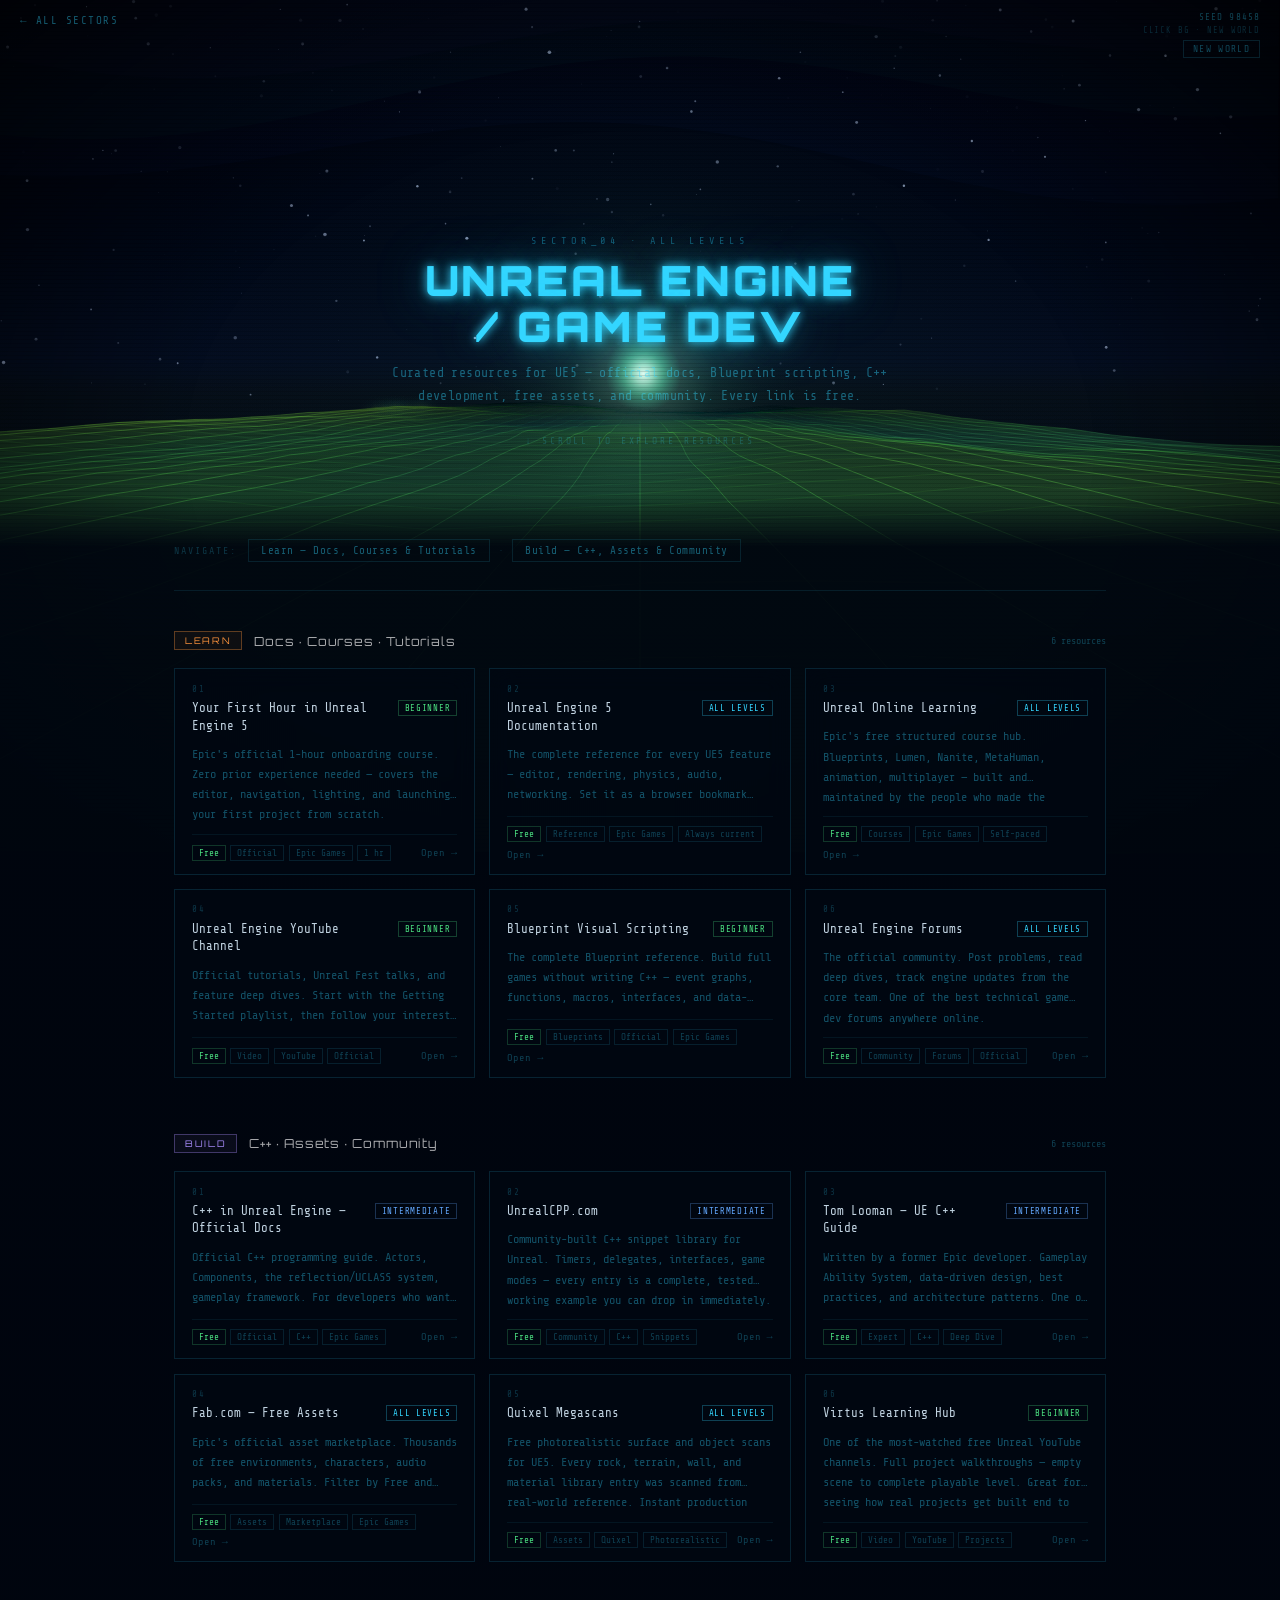
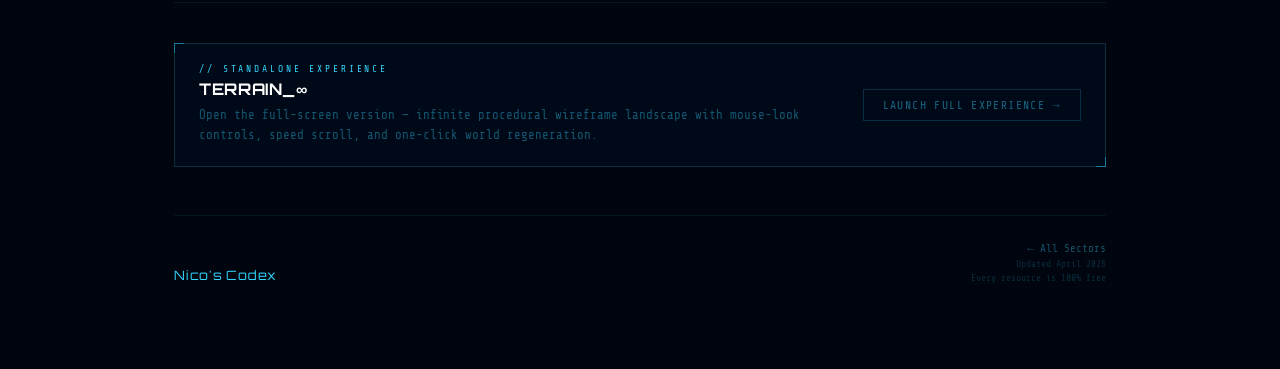
<file: unreal.html>
<!DOCTYPE html>
<html lang="en">
<head>
<meta charset="UTF-8">
<meta name="viewport" content="width=device-width, initial-scale=1.0">
<title>Unreal Engine / Game Dev — Nico's Codex</title>
<meta name="description" content="Curated Unreal Engine and game dev resources inside a live interactive landscape. Free. No paywalls.">
<link rel="preconnect" href="https://fonts.googleapis.com">
<link rel="preconnect" href="https://fonts.gstatic.com" crossorigin>
<link href="https://fonts.googleapis.com/css2?family=Orbitron:wght@400;700;900&family=Share+Tech+Mono&display=swap" rel="stylesheet">
<style>
*, *::before, *::after { box-sizing: border-box; margin: 0; padding: 0; }
html { scroll-behavior: smooth; }
a { color: inherit; text-decoration: none; }
button { cursor: pointer; background: none; border: none; font: inherit; color: inherit; }

:root {
  --cyan:    #33d6ff;
  --cyan-d:  #1a7a99;
  --cyan-g:  rgba(51,214,255,0.35);
  --cyan-s:  rgba(51,214,255,0.10);
  --orange:  #fb923c;
  --purple:  #a78bfa;
  --glass:   rgba(0,7,18,0.88);
  --gb:      rgba(51,214,255,0.14);
  --mono:    'Share Tech Mono', monospace;
}

html, body {
  min-height: 100%;
  background: #000;
  color: var(--cyan);
  font-family: var(--mono);
  overflow-x: hidden;
}

/* ── FIXED TERRAIN BACKDROP ─────────────────────────────────── */
canvas {
  display: block; position: fixed; inset: 0; z-index: 1;
  opacity: 0; transition: opacity 1.4s ease;
}
canvas.show { opacity: 1; }

.scanlines {
  position: fixed; inset: 0; z-index: 8; pointer-events: none;
  background: repeating-linear-gradient(
    to bottom, transparent 0px, transparent 3px,
    rgba(0,0,0,0.13) 3px, rgba(0,0,0,0.13) 4px
  );
}
.vignette {
  position: fixed; inset: 0; z-index: 9; pointer-events: none;
  background: radial-gradient(ellipse at center, transparent 50%, rgba(0,0,0,0.78) 100%);
}

/* ── FIXED HUD CHROME ────────────────────────────────────────── */
.back-link {
  position: fixed; top: 0.9rem; left: 1.25rem; z-index: 40;
  font-size: 0.68rem; letter-spacing: 0.14em; text-transform: uppercase;
  color: rgba(51,214,255,0.42); transition: color 0.15s;
}
.back-link:hover { color: var(--cyan); }

.t-ctrl {
  position: fixed; top: 0.75rem; right: 1.25rem; z-index: 40;
  display: flex; flex-direction: column; align-items: flex-end; gap: 0.18rem;
}
.t-seed { font-size: 0.58rem; letter-spacing: 0.12em; color: rgba(51,214,255,0.3); }
.t-hint { font-size: 0.54rem; letter-spacing: 0.1em; color: rgba(51,214,255,0.18); text-transform: uppercase; }
.t-new-btn {
  font-size: 0.6rem; letter-spacing: 0.14em; text-transform: uppercase;
  color: rgba(51,214,255,0.32); padding: 3px 9px; margin-top: 0.15rem;
  border: 1px solid rgba(51,214,255,0.14);
  transition: color 0.15s, border-color 0.15s;
}
.t-new-btn:hover { color: var(--cyan); border-color: rgba(51,214,255,0.5); }

.flash {
  position: fixed; inset: 0; z-index: 19; pointer-events: none;
  opacity: 0; background: rgba(51,214,255,0.04);
}

/* ── SCROLLABLE CONTENT LAYER ────────────────────────────────── */
.content { position: relative; z-index: 20; }

/* ── HERO ZONE — transparent, terrain shows through ─────────── */
.hero-zone {
  min-height: 55vh;
  display: flex; flex-direction: column;
  align-items: center; justify-content: flex-end;
  padding: 0 1.5rem 3rem;
  text-align: center;
}

.sector-label {
  font-size: 0.64rem; letter-spacing: 0.38em;
  color: rgba(51,214,255,0.38); text-transform: uppercase;
  margin-bottom: 0.75rem;
}

.hero-title {
  font-family: 'Orbitron', sans-serif; font-weight: 900;
  font-size: clamp(1.5rem, 4.5vw, 2.6rem);
  letter-spacing: 0.07em; text-transform: uppercase;
  color: var(--cyan);
  text-shadow:
    0 0 10px var(--cyan),
    0 0 28px var(--cyan-g),
    0 0 55px var(--cyan-g);
  margin-bottom: 0.8rem; line-height: 1.1;
}

.hero-sub {
  font-size: 0.82rem; color: rgba(51,214,255,0.42);
  max-width: 520px; line-height: 1.75; letter-spacing: 0.03em;
  margin-bottom: 1.75rem;
}

.scroll-hint {
  font-size: 0.6rem; letter-spacing: 0.3em;
  color: rgba(51,214,255,0.22); text-transform: uppercase;
  animation: breathe 2.8s ease-in-out infinite;
}
@keyframes breathe {
  0%, 100% { opacity: 0.35; transform: translateY(0); }
  50%       { opacity: 1;    transform: translateY(3px); }
}

/* ── RESOURCES PANEL ─────────────────────────────────────────── */
.resources-area {
  background: linear-gradient(
    to bottom,
    rgba(0,5,15,0)   0%,
    rgba(0,5,15,0.93) 3.5%,
    rgba(0,5,15,0.96) 100%
  );
  padding: 2.75rem 0 4rem;
}

.resources-inner {
  max-width: 980px; margin: 0 auto; padding: 0 1.5rem;
}

/* ── JUMP NAV ────────────────────────────────────────────────── */
.jump-nav {
  display: flex; align-items: center; gap: 0.5rem;
  padding: 0 0 1.75rem; border-bottom: 1px solid rgba(51,214,255,0.1);
  flex-wrap: wrap;
}
.jnav-label {
  font-size: 0.62rem; letter-spacing: 0.2em;
  color: rgba(51,214,255,0.22); text-transform: uppercase;
  margin-right: 0.2rem;
}
.jnav-btn {
  font-size: 0.68rem; letter-spacing: 0.05em;
  color: rgba(51,214,255,0.42); padding: 4px 12px;
  border: 1px solid rgba(51,214,255,0.12);
  transition: color 0.15s, border-color 0.15s, background 0.15s;
}
.jnav-btn:hover { color: var(--cyan); border-color: rgba(51,214,255,0.48); background: var(--cyan-s); }
.jnav-sep { color: rgba(51,214,255,0.15); font-size: 0.7rem; }

/* ── SECTION HEADER ──────────────────────────────────────────── */
.section-head {
  display: flex; align-items: center; gap: 0.75rem;
  padding: 2.5rem 0 1.15rem; flex-wrap: wrap;
}
.sec-pill {
  font-family: 'Orbitron', sans-serif;
  font-size: 0.57rem; letter-spacing: 0.18em;
  text-transform: uppercase; padding: 3px 10px;
  border: 1px solid; white-space: nowrap;
}
.pill-learn { color: var(--orange); border-color: rgba(251,146,60,0.35); background: rgba(251,146,60,0.05); }
.pill-build { color: var(--purple); border-color: rgba(167,139,250,0.35); background: rgba(167,139,250,0.05); }
.sec-title { font-family: 'Orbitron', sans-serif; font-size: 0.78rem; color: rgba(255,255,255,0.65); letter-spacing: 0.07em; flex: 1; }
.sec-count { font-size: 0.63rem; color: rgba(51,214,255,0.28); white-space: nowrap; }

/* ── CARD GRID ───────────────────────────────────────────────── */
.card-grid {
  display: grid;
  grid-template-columns: repeat(3,1fr);
  gap: 0.9rem;
  margin-bottom: 1rem;
}

/* ── RESOURCE CARD ───────────────────────────────────────────── */
.r-card {
  display: flex; flex-direction: column;
  background: var(--glass);
  border: 1px solid var(--gb);
  backdrop-filter: blur(12px);
  -webkit-backdrop-filter: blur(12px);
  padding: 0.9rem 1.05rem 0.82rem;
  position: relative; overflow: hidden;
  opacity: 0; animation: cardReveal 0.4s ease forwards;
  transition: border-color 0.2s, transform 0.2s, background 0.2s;
}

/* Corner brackets */
.r-card::before, .r-card::after {
  content: '';
  position: absolute;
  width: 8px; height: 8px;
  border-style: solid;
  border-color: var(--cyan-d);
  opacity: 0.55;
  transition: opacity 0.2s, border-color 0.2s;
}
.r-card::before { top: -1px; left: -1px; border-width: 1.5px 0 0 1.5px; }
.r-card::after  { bottom: -1px; right: -1px; border-width: 0 1.5px 1.5px 0; }

.r-card:hover {
  border-color: rgba(51,214,255,0.48);
  background: rgba(0,12,30,0.94);
  transform: translateY(-3px);
}
.r-card:hover::before, .r-card:hover::after { opacity: 1; border-color: var(--cyan); }

/* Bottom scan line on hover */
.r-card .scan {
  position: absolute; left: 0; right: 0; bottom: 0; height: 1px;
  background: linear-gradient(90deg, transparent, var(--cyan-d), transparent);
  opacity: 0; transition: opacity 0.2s;
}
.r-card:hover .scan { opacity: 0.7; }

@keyframes cardReveal {
  from { opacity: 0; transform: translateY(14px); }
  to   { opacity: 1; transform: translateY(0); }
}

.card-step { font-size: 0.57rem; letter-spacing: 0.2em; color: rgba(51,214,255,0.22); margin-bottom: 0.4rem; display: block; }
.card-top  { display: flex; align-items: flex-start; justify-content: space-between; gap: 0.5rem; margin-bottom: 0.55rem; }
.card-title { font-size: 0.78rem; color: rgba(220,240,255,0.88); line-height: 1.4; flex: 1; }

.badge { font-size: 0.56rem; letter-spacing: 0.08em; padding: 2px 6px; border: 1px solid; text-transform: uppercase; white-space: nowrap; flex-shrink: 0; }
.badge-beginner     { color: #4ade80; border-color: rgba(74,222,128,0.28); }
.badge-intermediate { color: #60a5fa; border-color: rgba(96,165,250,0.28); }
.badge-advanced     { color: #f472b6; border-color: rgba(244,114,182,0.28); }
.badge-all          { color: var(--cyan); border-color: rgba(51,214,255,0.28); }

.card-desc {
  font-size: 0.75rem; color: rgba(51,214,255,0.36); line-height: 1.68;
  flex: 1; margin-bottom: 0.72rem;
  display: -webkit-box; -webkit-line-clamp: 3; -webkit-box-orient: vertical; overflow: hidden;
}

.card-meta-row {
  display: flex; align-items: center; justify-content: space-between;
  gap: 0.4rem; padding-top: 0.58rem;
  border-top: 1px solid rgba(51,214,255,0.07);
  margin-top: auto; flex-wrap: wrap;
}
.meta-chips { display: flex; flex-wrap: wrap; gap: 0.28rem; }
.chip { font-size: 0.58rem; padding: 2px 6px; border: 1px solid rgba(51,214,255,0.12); color: rgba(51,214,255,0.28); white-space: nowrap; }
.chip-free { color: #4ade80; border-color: rgba(74,222,128,0.22); }
.card-open { font-size: 0.64rem; color: rgba(51,214,255,0.28); white-space: nowrap; transition: color 0.15s; flex-shrink: 0; }
.r-card:hover .card-open { color: var(--cyan); }

/* ── DEMO BANNER ─────────────────────────────────────────────── */
.sec-divider { border: none; border-top: 1px solid rgba(51,214,255,0.08); margin: 2.5rem 0 0; }

.demo-banner {
  display: flex; align-items: center; justify-content: space-between;
  gap: 1.5rem; flex-wrap: wrap;
  padding: 1.25rem 1.5rem; margin-top: 2.5rem;
  background: rgba(0,10,25,0.92);
  border: 1px solid rgba(51,214,255,0.18);
  backdrop-filter: blur(14px);
  position: relative;
}
.demo-banner::before, .demo-banner::after {
  content: '';
  position: absolute;
  width: 10px; height: 10px;
  border-color: var(--cyan-d); border-style: solid;
}
.demo-banner::before { top: -1px; left: -1px; border-width: 1.5px 0 0 1.5px; }
.demo-banner::after  { bottom: -1px; right: -1px; border-width: 0 1.5px 1.5px 0; }

.demo-left { flex: 1; min-width: 0; }
.demo-tag  { font-size: 0.6rem; letter-spacing: 0.3em; color: var(--cyan); text-transform: uppercase; margin-bottom: 0.3rem; }
.demo-title { font-family: 'Orbitron', sans-serif; font-size: 1rem; color: #fff; font-weight: 700; margin-bottom: 0.35rem; letter-spacing: 0.04em; }
.demo-desc { font-size: 0.78rem; color: rgba(51,214,255,0.38); line-height: 1.65; }
.demo-link {
  font-size: 0.72rem; letter-spacing: 0.12em; text-transform: uppercase;
  color: rgba(51,214,255,0.45); padding: 0.55rem 1.2rem;
  border: 1px solid rgba(51,214,255,0.18); white-space: nowrap;
  transition: color 0.15s, border-color 0.15s, background 0.15s; flex-shrink: 0;
}
.demo-link:hover { color: var(--cyan); border-color: var(--cyan); background: rgba(51,214,255,0.05); }

/* ── FOOTER ──────────────────────────────────────────────────── */
.site-footer {
  margin-top: 3rem; padding: 1.4rem 0;
  border-top: 1px solid rgba(51,214,255,0.08);
  display: flex; align-items: flex-end; justify-content: space-between;
  flex-wrap: wrap; gap: 0.75rem;
}
.footer-brand { font-family: 'Orbitron', sans-serif; font-size: 0.8rem; color: var(--cyan); letter-spacing: 0.06em; }
.footer-right { display: flex; flex-direction: column; align-items: flex-end; gap: 0.2rem; }
.footer-nav a { font-size: 0.68rem; color: rgba(51,214,255,0.38); transition: color 0.12s; }
.footer-nav a:hover { color: var(--cyan); }
.footer-date { font-size: 0.6rem; color: rgba(51,214,255,0.18); }
.footer-tag  { font-size: 0.6rem; color: rgba(51,214,255,0.18); }

/* ── RESPONSIVE ──────────────────────────────────────────────── */
@media (max-width: 600px) {
  .resources-inner { padding: 0 1rem; }
  .card-grid { grid-template-columns: 1fr; }
  .hero-zone { min-height: 42vh; padding-bottom: 2.25rem; }
  .demo-banner { flex-direction: column; align-items: flex-start; }
  .back-link, .t-ctrl { display: none; }
  .hero-zone::before {
    content: '← All Sectors';
    position: fixed; top: 0.9rem; left: 1rem; z-index: 40;
    font-size: 0.64rem; letter-spacing: 0.1em; text-transform: uppercase;
    color: rgba(51,214,255,0.42);
  }
}
@media (min-width: 601px) and (max-width: 860px) {
  .card-grid { grid-template-columns: repeat(2,1fr); }
}
</style>
</head>
<body>

<canvas id="c"></canvas>
<div class="scanlines"></div>
<div class="vignette"></div>
<div class="flash" id="flash"></div>

<a href="index.html" class="back-link">← All Sectors</a>

<div class="t-ctrl">
  <span class="t-seed" id="t-seed">SEED /////</span>
  <span class="t-hint">click bg · new world</span>
  <button class="t-new-btn" id="t-new-btn">New World</button>
</div>

<div class="content">

  <!-- Hero — terrain visible through this -->
  <section class="hero-zone">
    <p class="sector-label">Sector_04 · All Levels</p>
    <h1 class="hero-title">Unreal Engine<br>/ Game Dev</h1>
    <p class="hero-sub">Curated resources for UE5 — official docs, Blueprint scripting, C++ development, free assets, and community. Every link is free.</p>
    <p class="scroll-hint">↓ scroll to explore resources</p>
  </section>

  <!-- Resources panel -->
  <div class="resources-area">
    <div class="resources-inner">

      <!-- Jump nav -->
      <nav class="jump-nav" aria-label="Jump to section">
        <span class="jnav-label">Navigate:</span>
        <a href="#sec-learn" class="jnav-btn">Learn — Docs, Courses &amp; Tutorials</a>
        <span class="jnav-sep">·</span>
        <a href="#sec-build" class="jnav-btn">Build — C++, Assets &amp; Community</a>
      </nav>

      <!-- ── SECTION: LEARN ───────────────────────────────────── -->
      <div id="sec-learn">
        <div class="section-head">
          <span class="sec-pill pill-learn">Learn</span>
          <span class="sec-title">Docs · Courses · Tutorials</span>
          <span class="sec-count">6 resources</span>
        </div>
        <div class="card-grid">

          <a href="https://dev.epicgames.com/community/learning/courses/ZpX/your-first-hour-in-unreal-engine-5"
             target="_blank" rel="noopener" class="r-card" style="animation-delay:0ms">
            <div class="scan"></div>
            <span class="card-step">01</span>
            <div class="card-top">
              <span class="card-title">Your First Hour in Unreal Engine 5</span>
              <span class="badge badge-beginner">Beginner</span>
            </div>
            <p class="card-desc">Epic's official 1-hour onboarding course. Zero prior experience needed — covers the editor, navigation, lighting, and launching your first project from scratch.</p>
            <div class="card-meta-row">
              <div class="meta-chips">
                <span class="chip chip-free">Free</span>
                <span class="chip">Official</span>
                <span class="chip">Epic Games</span>
                <span class="chip">1 hr</span>
              </div>
              <span class="card-open">Open →</span>
            </div>
          </a>

          <a href="https://docs.unrealengine.com/5.3/en-US/"
             target="_blank" rel="noopener" class="r-card" style="animation-delay:80ms">
            <div class="scan"></div>
            <span class="card-step">02</span>
            <div class="card-top">
              <span class="card-title">Unreal Engine 5 Documentation</span>
              <span class="badge badge-all">All Levels</span>
            </div>
            <p class="card-desc">The complete reference for every UE5 feature — editor, rendering, physics, audio, networking. Set it as a browser bookmark before you need it.</p>
            <div class="card-meta-row">
              <div class="meta-chips">
                <span class="chip chip-free">Free</span>
                <span class="chip">Reference</span>
                <span class="chip">Epic Games</span>
                <span class="chip">Always current</span>
              </div>
              <span class="card-open">Open →</span>
            </div>
          </a>

          <a href="https://dev.epicgames.com/community/learning"
             target="_blank" rel="noopener" class="r-card" style="animation-delay:160ms">
            <div class="scan"></div>
            <span class="card-step">03</span>
            <div class="card-top">
              <span class="card-title">Unreal Online Learning</span>
              <span class="badge badge-all">All Levels</span>
            </div>
            <p class="card-desc">Epic's free structured course hub. Blueprints, Lumen, Nanite, MetaHuman, animation, multiplayer — built and maintained by the people who made the engine.</p>
            <div class="card-meta-row">
              <div class="meta-chips">
                <span class="chip chip-free">Free</span>
                <span class="chip">Courses</span>
                <span class="chip">Epic Games</span>
                <span class="chip">Self-paced</span>
              </div>
              <span class="card-open">Open →</span>
            </div>
          </a>

          <a href="https://www.youtube.com/@UnrealEngine"
             target="_blank" rel="noopener" class="r-card" style="animation-delay:240ms">
            <div class="scan"></div>
            <span class="card-step">04</span>
            <div class="card-top">
              <span class="card-title">Unreal Engine YouTube Channel</span>
              <span class="badge badge-beginner">Beginner</span>
            </div>
            <p class="card-desc">Official tutorials, Unreal Fest talks, and feature deep dives. Start with the Getting Started playlist, then follow your interest into rendering, gameplay, or tools.</p>
            <div class="card-meta-row">
              <div class="meta-chips">
                <span class="chip chip-free">Free</span>
                <span class="chip">Video</span>
                <span class="chip">YouTube</span>
                <span class="chip">Official</span>
              </div>
              <span class="card-open">Open →</span>
            </div>
          </a>

          <a href="https://docs.unrealengine.com/5.3/en-US/blueprints-visual-scripting-in-unreal-engine/"
             target="_blank" rel="noopener" class="r-card" style="animation-delay:320ms">
            <div class="scan"></div>
            <span class="card-step">05</span>
            <div class="card-top">
              <span class="card-title">Blueprint Visual Scripting</span>
              <span class="badge badge-beginner">Beginner</span>
            </div>
            <p class="card-desc">The complete Blueprint reference. Build full games without writing C++ — event graphs, functions, macros, interfaces, and data-driven design patterns.</p>
            <div class="card-meta-row">
              <div class="meta-chips">
                <span class="chip chip-free">Free</span>
                <span class="chip">Blueprints</span>
                <span class="chip">Official</span>
                <span class="chip">Epic Games</span>
              </div>
              <span class="card-open">Open →</span>
            </div>
          </a>

          <a href="https://forums.unrealengine.com/"
             target="_blank" rel="noopener" class="r-card" style="animation-delay:400ms">
            <div class="scan"></div>
            <span class="card-step">06</span>
            <div class="card-top">
              <span class="card-title">Unreal Engine Forums</span>
              <span class="badge badge-all">All Levels</span>
            </div>
            <p class="card-desc">The official community. Post problems, read deep dives, track engine updates from the core team. One of the best technical game dev forums anywhere online.</p>
            <div class="card-meta-row">
              <div class="meta-chips">
                <span class="chip chip-free">Free</span>
                <span class="chip">Community</span>
                <span class="chip">Forums</span>
                <span class="chip">Official</span>
              </div>
              <span class="card-open">Open →</span>
            </div>
          </a>

        </div>
      </div><!-- /sec-learn -->

      <!-- ── SECTION: BUILD ───────────────────────────────────── -->
      <div id="sec-build">
        <div class="section-head">
          <span class="sec-pill pill-build">Build</span>
          <span class="sec-title">C++ · Assets · Community</span>
          <span class="sec-count">6 resources</span>
        </div>
        <div class="card-grid">

          <a href="https://docs.unrealengine.com/5.3/en-US/programming-with-cplusplus-in-unreal-engine/"
             target="_blank" rel="noopener" class="r-card" style="animation-delay:0ms">
            <div class="scan"></div>
            <span class="card-step">01</span>
            <div class="card-top">
              <span class="card-title">C++ in Unreal Engine — Official Docs</span>
              <span class="badge badge-intermediate">Intermediate</span>
            </div>
            <p class="card-desc">Official C++ programming guide. Actors, Components, the reflection/UCLASS system, gameplay framework. For developers who want direct control of the engine.</p>
            <div class="card-meta-row">
              <div class="meta-chips">
                <span class="chip chip-free">Free</span>
                <span class="chip">Official</span>
                <span class="chip">C++</span>
                <span class="chip">Epic Games</span>
              </div>
              <span class="card-open">Open →</span>
            </div>
          </a>

          <a href="https://unrealcpp.com/"
             target="_blank" rel="noopener" class="r-card" style="animation-delay:80ms">
            <div class="scan"></div>
            <span class="card-step">02</span>
            <div class="card-top">
              <span class="card-title">UnrealCPP.com</span>
              <span class="badge badge-intermediate">Intermediate</span>
            </div>
            <p class="card-desc">Community-built C++ snippet library for Unreal. Timers, delegates, interfaces, game modes — every entry is a complete, tested working example you can drop in immediately.</p>
            <div class="card-meta-row">
              <div class="meta-chips">
                <span class="chip chip-free">Free</span>
                <span class="chip">Community</span>
                <span class="chip">C++</span>
                <span class="chip">Snippets</span>
              </div>
              <span class="card-open">Open →</span>
            </div>
          </a>

          <a href="https://www.tomlooman.com/unreal-engine-cpp-guide/"
             target="_blank" rel="noopener" class="r-card" style="animation-delay:160ms">
            <div class="scan"></div>
            <span class="card-step">03</span>
            <div class="card-top">
              <span class="card-title">Tom Looman — UE C++ Guide</span>
              <span class="badge badge-intermediate">Intermediate</span>
            </div>
            <p class="card-desc">Written by a former Epic developer. Gameplay Ability System, data-driven design, best practices, and architecture patterns. One of the best non-official UE resources anywhere.</p>
            <div class="card-meta-row">
              <div class="meta-chips">
                <span class="chip chip-free">Free</span>
                <span class="chip">Expert</span>
                <span class="chip">C++</span>
                <span class="chip">Deep Dive</span>
              </div>
              <span class="card-open">Open →</span>
            </div>
          </a>

          <a href="https://www.fab.com/"
             target="_blank" rel="noopener" class="r-card" style="animation-delay:240ms">
            <div class="scan"></div>
            <span class="card-step">04</span>
            <div class="card-top">
              <span class="card-title">Fab.com — Free Assets</span>
              <span class="badge badge-all">All Levels</span>
            </div>
            <p class="card-desc">Epic's official asset marketplace. Thousands of free environments, characters, audio packs, and materials. Filter by Free and start building without touching your budget.</p>
            <div class="card-meta-row">
              <div class="meta-chips">
                <span class="chip chip-free">Free</span>
                <span class="chip">Assets</span>
                <span class="chip">Marketplace</span>
                <span class="chip">Epic Games</span>
              </div>
              <span class="card-open">Open →</span>
            </div>
          </a>

          <a href="https://quixel.com/megascans/home"
             target="_blank" rel="noopener" class="r-card" style="animation-delay:320ms">
            <div class="scan"></div>
            <span class="card-step">05</span>
            <div class="card-top">
              <span class="card-title">Quixel Megascans</span>
              <span class="badge badge-all">All Levels</span>
            </div>
            <p class="card-desc">Free photorealistic surface and object scans for UE5. Every rock, terrain, wall, and material library entry was scanned from real-world reference. Instant production quality.</p>
            <div class="card-meta-row">
              <div class="meta-chips">
                <span class="chip chip-free">Free</span>
                <span class="chip">Assets</span>
                <span class="chip">Quixel</span>
                <span class="chip">Photorealistic</span>
              </div>
              <span class="card-open">Open →</span>
            </div>
          </a>

          <a href="https://www.youtube.com/@VirtusEdu"
             target="_blank" rel="noopener" class="r-card" style="animation-delay:400ms">
            <div class="scan"></div>
            <span class="card-step">06</span>
            <div class="card-top">
              <span class="card-title">Virtus Learning Hub</span>
              <span class="badge badge-beginner">Beginner</span>
            </div>
            <p class="card-desc">One of the most-watched free Unreal YouTube channels. Full project walkthroughs — empty scene to complete playable level. Great for seeing how real projects get built end to end.</p>
            <div class="card-meta-row">
              <div class="meta-chips">
                <span class="chip chip-free">Free</span>
                <span class="chip">Video</span>
                <span class="chip">YouTube</span>
                <span class="chip">Projects</span>
              </div>
              <span class="card-open">Open →</span>
            </div>
          </a>

        </div>
      </div><!-- /sec-build -->

      <hr class="sec-divider">

      <!-- Demo banner -->
      <div class="demo-banner">
        <div class="demo-left">
          <p class="demo-tag">// Standalone Experience</p>
          <p class="demo-title">TERRAIN_∞</p>
          <p class="demo-desc">Open the full-screen version — infinite procedural wireframe landscape with mouse-look controls, speed scroll, and one-click world regeneration.</p>
        </div>
        <a href="landscape.html" class="demo-link">Launch Full Experience →</a>
      </div>

      <footer class="site-footer">
        <span class="footer-brand">Nico's Codex</span>
        <div class="footer-right">
          <nav class="footer-nav"><a href="index.html">← All Sectors</a></nav>
          <span class="footer-date">Updated April 2026</span>
          <span class="footer-tag">Every resource is 100% free</span>
        </div>
      </footer>

    </div>
  </div>
</div><!-- /content -->

<script>
(function () {
'use strict';

/* ── CANVAS / DOM ─────────────────────────────────────────────── */
const cv      = document.getElementById('c');
const ctx     = cv.getContext('2d');
const seedEl  = document.getElementById('t-seed');
const flashEl = document.getElementById('flash');
const newBtn  = document.getElementById('t-new-btn');

let W, H, HX, HY;
function resize() {
  W  = cv.width  = window.innerWidth;
  H  = cv.height = window.innerHeight;
  HX = W / 2;
  HY = Math.round(H * 0.44);
}

/* ── TERRAIN CONFIG ───────────────────────────────────────────── */
const COLS  = 32;
const ROWS  = 80;
const CELL  = 80;
const CAM_H = 180;
const FOV   = 570;
const NEAR  = 52;
const H_SC  = 175;
const FOG_N = 1500;
const FOG_F = 5800;

/* ── STATE ────────────────────────────────────────────────────── */
let seed      = 0;
let scrollZ   = 0;
let speed     = 0.6;
let tYaw      = 0, tPitch = 0;
let yaw       = 0, pitch  = 0;
let stars     = [];
let hCache    = {};
let particles = [];
let time      = 0;

/* ── NOISE ────────────────────────────────────────────────────── */
function h21(x, y) {
  const n = Math.sin(x * 127.1 + y * 311.7 + seed * 0.41) * 43758.5453;
  return n - Math.floor(n);
}
const smooth = t => t * t * (3 - 2 * t);
const mix    = (a, b, t) => a + (b - a) * t;

function vnoise(x, y) {
  const ix = Math.floor(x), iy = Math.floor(y);
  const ux = smooth(x - ix), uy = smooth(y - iy);
  return mix(
    mix(h21(ix,iy),   h21(ix+1,iy),   ux),
    mix(h21(ix,iy+1), h21(ix+1,iy+1), ux),
    uy
  );
}
function fbm(x, y) {
  let v = 0, a = 0.5, f = 1;
  for (let i = 0; i < 6; i++) { v += vnoise(x*f, y*f)*a; a*=.5; f*=2.07; }
  return Math.min(1, v * 1.03);
}

/* ── HEIGHT CACHE ─────────────────────────────────────────────── */
function getRow(wr) {
  if (hCache[wr]) return hCache[wr];
  const row = new Float32Array(COLS + 1);
  const FQ  = 0.046;
  for (let c = 0; c <= COLS; c++) row[c] = fbm(c * FQ, wr * FQ * 0.62);
  hCache[wr] = row;
  delete hCache[wr - ROWS - 10];
  return row;
}

/* ── STARS ────────────────────────────────────────────────────── */
function buildStars() {
  stars = [];
  for (let i = 0; i < 260; i++) {
    stars.push({
      nx: Math.random(), ny: Math.random() * 0.44,
      r:  Math.random() * 1.6  + 0.22,
      br: Math.random() * 0.52 + 0.25,
      ph: Math.random() * 6.28,
      twinkleSpeed: Math.random() * 0.8 + 0.4
    });
  }
}

/* ── PARTICLES ────────────────────────────────────────────────── */
function spawnParticle(sx, sy) {
  if (particles.length > 55) return;
  particles.push({
    x: sx + (Math.random() - 0.5) * 12,
    y: sy,
    vx: (Math.random() - 0.5) * 0.4,
    vy: -(Math.random() * 0.6 + 0.2),
    life: 1.0,
    decay: Math.random() * 0.008 + 0.005,
    r: Math.random() * 2 + 1
  });
}

/* ── PROJECTION ───────────────────────────────────────────────── */
function project(wx, wy, wz) {
  const cY = Math.cos(yaw), sY = Math.sin(yaw);
  const cP = Math.cos(pitch), sP = Math.sin(pitch);
  const rx  =  wx * cY - wz * sY;
  const rz1 =  wx * sY + wz * cY;
  const ry  =  wy * cP - rz1 * sP;
  const rz  =  wy * sP + rz1 * cP;
  if (rz <= NEAR) return null;
  const s = FOV / rz;
  return { sx: HX + rx*s, sy: HY + ry*s, z: rz };
}

/* ── COLOUR ───────────────────────────────────────────────────── */
function tColor(h, depth, alpha) {
  let r, g, b;
  if (h < 0.20) {
    const t = h / 0.20;
    r = Math.round(mix(12, 20,  t));
    g = Math.round(mix(20, 120, t));
    b = Math.round(mix(80, 210, t));
  } else if (h < 0.48) {
    const t = (h - 0.20) / 0.28;
    r = Math.round(mix(20,  100, t));
    g = Math.round(mix(120, 255, t));
    b = Math.round(mix(210, 100, t));
  } else if (h < 0.76) {
    const t = (h - 0.48) / 0.28;
    r = Math.round(mix(100, 184, t));
    g = 255;
    b = Math.round(mix(100, 55,  t));
  } else {
    const t = (h - 0.76) / 0.24;
    r = Math.round(mix(184, 240, t));
    g = Math.round(mix(245, 255, t));
    b = Math.round(mix(55,  220, t));
  }
  r = Math.round(r * depth + 2  * (1-depth));
  g = Math.round(g * depth + 8  * (1-depth));
  b = Math.round(b * depth + 22 * (1-depth));
  return `rgba(${r},${g},${b},${alpha})`;
}

/* ── SKY ──────────────────────────────────────────────────────── */
function drawSky() {
  const sky = ctx.createLinearGradient(0, 0, 0, H);
  sky.addColorStop(0,    '#00000c');
  sky.addColorStop(0.28, '#010818');
  sky.addColorStop(0.40, '#040d20');
  sky.addColorStop(0.44, '#060f1a');
  sky.addColorStop(1,    '#020c0e');
  ctx.fillStyle = sky;
  ctx.fillRect(0, 0, W, H);

  const aColors = [
    'rgba(80,40,180,0.032)',
    'rgba(30,160,130,0.028)',
    'rgba(60,80,220,0.025)',
  ];
  for (let b = 0; b < 3; b++) {
    const baseY = H * (0.04 + b * 0.07);
    ctx.beginPath();
    ctx.moveTo(0, baseY);
    for (let x = 0; x <= W; x += 18) {
      const y = baseY
        + Math.sin(x * 0.006 + time * (0.22 + b * 0.08)) * 28
        + Math.sin(x * 0.003 + time * 0.14 + b * 1.7)     * 18;
      ctx.lineTo(x, y);
    }
    ctx.lineTo(W, 0); ctx.lineTo(0, 0); ctx.closePath();
    ctx.fillStyle = aColors[b];
    ctx.fill();
  }

  for (const s of stars) {
    const pulse = 0.52 + 0.48 * Math.sin(time * s.twinkleSpeed + s.ph);
    ctx.beginPath();
    ctx.arc(s.nx * W, s.ny * H, s.r, 0, 6.2832);
    ctx.fillStyle = `rgba(200,220,255,${s.br * pulse})`;
    ctx.fill();
  }

  const sunX = HX + Math.sin(time * 0.012) * W * 0.08;
  const sunY = HY - 22;
  const sunR = 38;

  const corona = ctx.createRadialGradient(sunX, sunY, 0, sunX, sunY, W * 0.45);
  corona.addColorStop(0,   'rgba(130,255,200,0.11)');
  corona.addColorStop(0.12,'rgba(80,220,170,0.07)');
  corona.addColorStop(0.35,'rgba(40,180,130,0.03)');
  corona.addColorStop(1,   'rgba(0,0,0,0)');
  ctx.fillStyle = corona;
  ctx.fillRect(0, 0, W, H);

  const ring = ctx.createRadialGradient(sunX, sunY, sunR * 0.8, sunX, sunY, sunR * 4.5);
  ring.addColorStop(0,  'rgba(160,255,210,0.22)');
  ring.addColorStop(0.3,'rgba(100,240,180,0.08)');
  ring.addColorStop(1,  'rgba(0,0,0,0)');
  ctx.beginPath();
  ctx.arc(sunX, sunY, sunR * 4.5, 0, 6.2832);
  ctx.fillStyle = ring;
  ctx.fill();

  const orb = ctx.createRadialGradient(sunX, sunY, 0, sunX, sunY, sunR);
  orb.addColorStop(0,   `rgba(230,255,245,${0.92 + 0.08 * Math.sin(time * 0.4)})`);
  orb.addColorStop(0.25,'rgba(180,255,225,0.80)');
  orb.addColorStop(0.55,'rgba(100,245,190,0.45)');
  orb.addColorStop(1,   'rgba(40,180,140,0)');
  ctx.beginPath();
  ctx.arc(sunX, sunY, sunR, 0, 6.2832);
  ctx.fillStyle = orb;
  ctx.fill();
}

/* ── RENDER LOOP ──────────────────────────────────────────────── */
function render(ts) {
  time    = ts * 0.001;
  scrollZ += speed;
  yaw     += (tYaw   - yaw)   * 0.05;
  pitch   += (tPitch - pitch) * 0.05;

  ctx.clearRect(0, 0, W, H);
  drawSky();

  const scrollRow = Math.floor(scrollZ / CELL);
  const subOff    = scrollZ % CELL;
  const offX      = -(COLS * CELL) / 2;

  const verts = [];
  for (let r = 0; r <= ROWS; r++) {
    verts[r] = [];
    const wr  = scrollRow + r;
    const rh  = getRow(wr);
    const wz  = r * CELL - subOff + NEAR;
    for (let c = 0; c <= COLS; c++) {
      const wx = offX + c * CELL;
      const h  = rh[c];
      const p  = project(wx, CAM_H - h * H_SC, wz);
      verts[r][c] = p ? { sx: p.sx, sy: p.sy, z: p.z, h } : null;
    }
  }

  for (let r = ROWS - 1; r >= 0; r--) {
    const wz    = r * CELL - subOff + NEAR;
    if (wz <= 0) continue;
    const fog   = Math.max(0, Math.min(1, (wz - FOG_N) / (FOG_F - FOG_N)));
    const depth = 1 - fog;
    if (depth < 0.01) continue;

    if (depth > 0.06) {
      for (let c = 0; c < COLS; c++) {
        const p00 = verts[r][c],     p10 = verts[r][c+1];
        const p01 = verts[r+1]?.[c], p11 = verts[r+1]?.[c+1];
        if (!p00 || !p10 || !p01 || !p11) continue;
        const h = (p00.h + p10.h + p01.h + p11.h) * 0.25;
        ctx.beginPath();
        ctx.moveTo(p00.sx, p00.sy); ctx.lineTo(p10.sx, p10.sy);
        ctx.lineTo(p11.sx, p11.sy); ctx.lineTo(p01.sx, p01.sy);
        ctx.closePath();
        ctx.fillStyle = tColor(h, depth, depth * 0.19);
        ctx.fill();
      }
    }

    for (let c = 0; c <= COLS; c++) {
      const p0 = verts[r][c], p1 = verts[r+1]?.[c];
      if (!p0 || !p1) continue;
      ctx.beginPath();
      ctx.moveTo(p0.sx, p0.sy); ctx.lineTo(p1.sx, p1.sy);
      ctx.strokeStyle = tColor(p0.h, depth, depth * (0.2 + p0.h * 0.5));
      ctx.lineWidth   = Math.max(0.25, (0.28 + p0.h * 0.72) * depth);
      ctx.stroke();
    }

    for (let c = 0; c < COLS; c++) {
      const p0 = verts[r][c], p1 = verts[r][c+1];
      if (!p0 || !p1) continue;
      const h = (p0.h + p1.h) * 0.5;
      ctx.beginPath();
      ctx.moveTo(p0.sx, p0.sy); ctx.lineTo(p1.sx, p1.sy);
      ctx.strokeStyle = tColor(h, depth, depth * (0.10 + h * 0.25));
      ctx.lineWidth   = Math.max(0.2, (0.2 + h * 0.5) * depth);
      ctx.stroke();
    }

    if (depth > 0.30) {
      for (let c = 0; c <= COLS; c += 2) {
        const p = verts[r][c];
        if (!p || p.h < 0.68) continue;
        const t  = (p.h - 0.68) / 0.32;
        const gR = 4 + p.h * 14;
        const ga = t * depth * 0.88;
        const gr = ctx.createRadialGradient(p.sx, p.sy, 0, p.sx, p.sy, gR);
        gr.addColorStop(0,   `rgba(184,245,60,${ga})`);
        gr.addColorStop(0.4, `rgba(80,240,180,${ga * 0.38})`);
        gr.addColorStop(1,   'rgba(0,0,0,0)');
        ctx.beginPath(); ctx.arc(p.sx, p.sy, gR, 0, 6.2832);
        ctx.fillStyle = gr; ctx.fill();
        if (depth > 0.55 && p.h > 0.78 && Math.random() < 0.012) spawnParticle(p.sx, p.sy);
      }
    }
  }

  for (let i = particles.length - 1; i >= 0; i--) {
    const p = particles[i];
    p.x += p.vx; p.y += p.vy;
    p.life -= p.decay;
    if (p.life <= 0) { particles.splice(i, 1); continue; }
    const pa = p.life * 0.7;
    ctx.beginPath();
    ctx.arc(p.x, p.y, p.r, 0, 6.2832);
    ctx.fillStyle = `rgba(184,245,60,${pa})`;
    ctx.fill();
    const pg = ctx.createRadialGradient(p.x, p.y, 0, p.x, p.y, p.r * 3);
    pg.addColorStop(0, `rgba(130,255,190,${pa * 0.45})`);
    pg.addColorStop(1, 'rgba(0,0,0,0)');
    ctx.beginPath(); ctx.arc(p.x, p.y, p.r * 3, 0, 6.2832);
    ctx.fillStyle = pg; ctx.fill();
  }

  const hFog = ctx.createLinearGradient(0, HY - 25, 0, HY + 100);
  hFog.addColorStop(0,   'rgba(0,0,0,0)');
  hFog.addColorStop(0.4, 'rgba(3,10,20,0.20)');
  hFog.addColorStop(1,   'rgba(0,0,0,0)');
  ctx.fillStyle = hFog;
  ctx.fillRect(0, HY - 25, W, 125);

  requestAnimationFrame(render);
}

/* ── NEW WORLD ────────────────────────────────────────────────── */
function newWorld() {
  seed      = (Math.random() * 99999) | 0;
  hCache    = {};
  particles = [];
  scrollZ   = 0;
  seedEl.textContent = 'SEED ' + seed.toString().padStart(5, '0');
  flashEl.style.transition = 'none';
  flashEl.style.opacity    = '1';
  requestAnimationFrame(() => {
    flashEl.style.transition = 'opacity 0.6s ease';
    flashEl.style.opacity    = '0';
  });
}

/* ── CARD HOVER: slight speed pulse ──────────────────────────── */
const cards = document.querySelectorAll('.r-card');
cards.forEach(card => {
  card.addEventListener('mouseenter', () => { speed = Math.min(speed * 1.6, 3.2); });
  card.addEventListener('mouseleave', () => { speed = 0.6; });
});

/* ── INIT ─────────────────────────────────────────────────────── */
resize();
buildStars();
newWorld();
requestAnimationFrame(render);
requestAnimationFrame(() => cv.classList.add('show'));

/* ── EVENTS ───────────────────────────────────────────────────── */
window.addEventListener('resize', resize);

window.addEventListener('mousemove', e => {
  tYaw   =  (e.clientX / W - 0.5) * 2 * 0.10;
  tPitch =  (e.clientY / H - 0.5) * 2 * 0.055;
});

window.addEventListener('click', e => {
  if (!e.target.closest('a') && !e.target.closest('button') && !e.target.closest('.r-card')) {
    newWorld();
  }
});

newBtn.addEventListener('click', () => newWorld());

window.addEventListener('wheel', e => {
  speed = Math.max(0.15, Math.min(8, speed + e.deltaY * 0.003));
}, { passive: true });

let lastT = null, tMoved = false;
window.addEventListener('touchstart', e => {
  lastT = { x: e.touches[0].clientX, y: e.touches[0].clientY };
  tMoved = false;
}, { passive: true });
window.addEventListener('touchmove', e => {
  if (!lastT) return;
  tMoved = true;
  const dx = (e.touches[0].clientX - lastT.x) / W;
  const dy = (e.touches[0].clientY - lastT.y) / H;
  tYaw   = Math.max(-0.18, Math.min(0.18, tYaw   + dx * 1.2));
  tPitch = Math.max(-0.09, Math.min(0.09, tPitch + dy * 0.7));
  lastT = { x: e.touches[0].clientX, y: e.touches[0].clientY };
}, { passive: true });
window.addEventListener('touchend', e => {
  if (!tMoved && !e.target.closest('a') && !e.target.closest('button')) newWorld();
  lastT = null;
});

}());
</script>
</body>
</html>
</file>
<file: style.css>
/* ===================================================
   Nico's Codex: AI — Design System
   =================================================== */

@import url('https://fonts.googleapis.com/css2?family=Cinzel:wght@400;600&display=swap');

/* === TOKENS === */
:root {
  --codex-bg-deep:    #05091e;
  --codex-bg-navy:    #0d1535;
  --codex-panel:      rgba(10, 20, 60, 0.82);
  --codex-panel-edge: rgba(58, 123, 213, 0.45);
  --codex-border:     rgba(100, 160, 255, 0.25);
  --codex-white:      #c8e0ff;
  --codex-gold:       #d4a84b;
  --codex-gold-light: #f0c76e;
  --codex-teal:       #4fd1c5;
  --codex-accent:     #3a7bd5;
  --codex-purple:     #7c5cbf;
  --codex-muted:      rgba(160, 200, 255, 0.55);
  --codex-dim:        rgba(100, 150, 255, 0.4);

  --font-display: 'Cinzel', 'Georgia', serif;
  --font-body:    system-ui, -apple-system, sans-serif;

  --content: 960px;
  --s1: .25rem;  --s2: .5rem;   --s3: .75rem;
  --s4: 1rem;    --s5: 1.25rem; --s6: 1.5rem;
  --s8: 2rem;    --s10: 2.5rem; --s12: 3rem;
  --s14: 3.5rem; --s16: 4rem;
  --ease: 150ms ease;
}

/* === RESET === */
*, *::before, *::after { box-sizing: border-box; margin: 0; padding: 0; }
html { -webkit-font-smoothing: antialiased; scroll-behavior: smooth; }
a { color: inherit; text-decoration: none; }
button { cursor: pointer; background: none; border: none; font: inherit; color: inherit; }
img, svg { display: block; max-width: 100%; }

@media (prefers-reduced-motion: reduce) {
  *, *::before, *::after {
    animation-duration: .01ms !important;
    transition-duration: .01ms !important;
  }
}

/* === BODY & BACKGROUND === */
body {
  min-height: 100dvh;
  font-family: var(--font-body);
  font-size: 1rem;
  line-height: 1.6;
  color: var(--codex-white);
  background-color: var(--codex-bg-deep);
  background-image:
    radial-gradient(1px 1px at 14% 18%, rgba(200,224,255,0.45) 0%, transparent 100%),
    radial-gradient(1px 1px at 73% 7%,  rgba(200,224,255,0.30) 0%, transparent 100%),
    radial-gradient(1px 1px at 44% 34%, rgba(200,224,255,0.50) 0%, transparent 100%),
    radial-gradient(1px 1px at 87% 44%, rgba(200,224,255,0.35) 0%, transparent 100%),
    radial-gradient(1px 1px at 24% 63%, rgba(200,224,255,0.40) 0%, transparent 100%),
    radial-gradient(1px 1px at 61% 79%, rgba(200,224,255,0.30) 0%, transparent 100%),
    radial-gradient(1px 1px at  9% 88%, rgba(200,224,255,0.45) 0%, transparent 100%),
    radial-gradient(1px 1px at 91% 74%, rgba(200,224,255,0.35) 0%, transparent 100%),
    radial-gradient(1px 1px at 38% 92%, rgba(200,224,255,0.25) 0%, transparent 100%),
    radial-gradient(1px 1px at 56% 52%, rgba(200,224,255,0.40) 0%, transparent 100%),
    repeating-linear-gradient(-45deg, transparent 28px, rgba(30,60,120,0.07) 29px),
    linear-gradient(160deg, #05091e 0%, #0d1535 60%, #05091e 100%);
  background-attachment: fixed;
}

::selection { background: rgba(79,209,197,0.2); color: var(--codex-white); }

:focus-visible {
  outline: 2px solid var(--codex-teal);
  outline-offset: 3px;
  border-radius: 2px;
}

/* === PANEL (corner bracket ornament) === */
.codex-panel {
  background: var(--codex-panel);
  border: 1px solid var(--codex-panel-edge);
  border-radius: 2px;
  position: relative;
}

.codex-panel::before,
.codex-panel::after {
  content: '';
  position: absolute;
  width: 16px;
  height: 16px;
  border-color: var(--codex-gold);
  border-style: solid;
}
.codex-panel::before { top: -1px; left: -1px; border-width: 2px 0 0 2px; }
.codex-panel::after  { bottom: -1px; right: -1px; border-width: 0 2px 2px 0; }

/* === DIVIDER === */
.codex-divider {
  width: 100%;
  height: 1px;
  background: linear-gradient(90deg, transparent, rgba(58,123,213,0.4), transparent);
  margin: var(--s8) 0;
}

/* === NAV === */
.codex-nav {
  position: sticky;
  top: 0;
  z-index: 50;
  display: flex;
  align-items: center;
  justify-content: space-between;
  gap: var(--s4);
  padding: var(--s4) var(--s6);
  background: rgba(5, 9, 30, 0.92);
  backdrop-filter: blur(16px);
  -webkit-backdrop-filter: blur(16px);
  border-bottom: 1px solid var(--codex-border);
}

.codex-logo {
  font-family: var(--font-display);
  font-size: 1.1rem;
  font-weight: 400;
  letter-spacing: 0.05em;
  color: var(--codex-white);
  white-space: nowrap;
}
.codex-logo .logo-codex { color: var(--codex-gold); }
.codex-logo .logo-colon { color: rgba(180,210,255,0.35); margin: 0 1px; }
.codex-logo .logo-ai    { color: var(--codex-teal); }

.codex-rule {
  font-family: var(--font-display);
  font-size: 10px;
  font-weight: 400;
  letter-spacing: 0.25em;
  text-transform: uppercase;
  color: var(--codex-dim);
  white-space: nowrap;
}

/* === BADGES === */
.badge {
  display: inline-flex;
  align-items: center;
  border: 1px solid;
  border-radius: 1px;
  font-size: 9px;
  letter-spacing: 0.15em;
  padding: 1px 6px;
  text-transform: uppercase;
  font-family: var(--font-body);
  font-weight: 600;
  white-space: nowrap;
  flex-shrink: 0;
}
.badge-beginner     { border-color: #4fd1c5; color: #4fd1c5; }
.badge-intermediate { border-color: #3a7bd5; color: #3a7bd5; }
.badge-advanced     { border-color: #7c5cbf; color: #a07de0; }
.badge-all          { border-color: #d4a84b; color: #d4a84b; }

/* === META CHIPS === */
.chip {
  display: inline-flex;
  align-items: center;
  padding: 2px 8px;
  border: 1px solid var(--codex-border);
  border-radius: 1px;
  font-size: 10px;
  color: var(--codex-muted);
  letter-spacing: 0.08em;
  white-space: nowrap;
}
.chip-free { color: #4fd1c5; border-color: rgba(79,209,197,0.35); }

/* ======================================
   HOMEPAGE
   ====================================== */

.home-hero {
  padding: var(--s16) var(--s6) var(--s12);
  text-align: center;
  position: relative;
  overflow: hidden;
}

.home-hero::before {
  content: '';
  position: absolute;
  inset: 0;
  background: radial-gradient(ellipse 90% 60% at 50% -10%, rgba(58,123,213,0.12) 0%, transparent 70%);
  pointer-events: none;
}

.home-hero-inner {
  position: relative;
  max-width: 600px;
  margin: 0 auto;
}

.hero-eyebrow {
  font-family: var(--font-display);
  font-size: 10px;
  font-weight: 400;
  letter-spacing: 0.4em;
  text-transform: uppercase;
  color: var(--codex-gold);
  margin-bottom: var(--s5);
}

.home-hero h1 {
  font-family: var(--font-display);
  font-size: clamp(2rem, 5vw + 0.5rem, 3.25rem);
  font-weight: 400;
  letter-spacing: 0.06em;
  color: var(--codex-white);
  margin-bottom: var(--s4);
  line-height: 1.2;
}

.home-hero .subhead {
  font-family: var(--font-display);
  font-size: 11px;
  letter-spacing: 0.35em;
  text-transform: uppercase;
  color: var(--codex-muted);
  margin-bottom: var(--s10);
}

.hero-stats {
  display: flex;
  justify-content: center;
  gap: var(--s10);
  flex-wrap: wrap;
  padding-top: var(--s6);
  border-top: 1px solid var(--codex-border);
}

.hero-stat { text-align: center; }
.hero-stat strong {
  display: block;
  font-family: var(--font-display);
  font-size: 1.75rem;
  font-weight: 600;
  color: var(--codex-gold);
  line-height: 1.1;
}
.hero-stat span {
  font-size: 10px;
  color: var(--codex-muted);
  text-transform: uppercase;
  letter-spacing: 0.25em;
  font-family: var(--font-display);
}

/* SECTION GRID */
.section-grid {
  max-width: var(--content);
  margin: 0 auto;
  padding: 0 var(--s6) var(--s16);
  display: grid;
  grid-template-columns: 1fr;
  gap: var(--s5);
}

.section-card {
  display: flex;
  flex-direction: column;
  gap: var(--s3);
  padding: var(--s5);
  background: var(--codex-panel);
  border: 1px solid var(--codex-panel-edge);
  border-radius: 2px;
  position: relative;
  text-decoration: none;
  color: var(--codex-white);
  transition: border-color var(--ease), background var(--ease), transform var(--ease);
}

/* Corner bracket ornament on section cards */
.section-card::before,
.section-card::after {
  content: '';
  position: absolute;
  width: 12px;
  height: 12px;
  border-color: var(--codex-gold);
  border-style: solid;
  opacity: 0.5;
  transition: opacity var(--ease);
}
.section-card::before { top: -1px; left: -1px; border-width: 2px 0 0 2px; }
.section-card::after  { bottom: -1px; right: -1px; border-width: 0 2px 2px 0; }

.section-card:hover {
  border-color: rgba(212, 168, 75, 0.6);
  background: rgba(20, 35, 80, 0.95);
  transform: translateY(-2px);
}
.section-card:hover::before,
.section-card:hover::after { opacity: 1; }

.section-card-top {
  display: flex;
  align-items: center;
  justify-content: space-between;
  gap: var(--s2);
}

.section-num {
  font-family: var(--font-display);
  font-size: 11px;
  font-weight: 400;
  color: var(--codex-dim);
  letter-spacing: 0.2em;
}

.section-card h2 {
  font-family: var(--font-display);
  font-size: 1rem;
  font-weight: 600;
  letter-spacing: 0.08em;
  color: var(--codex-white);
  line-height: 1.3;
}

.section-card p {
  font-size: 0.8125rem;
  color: var(--codex-muted);
  line-height: 1.6;
  flex: 1;
}

.section-card-bottom {
  display: flex;
  align-items: center;
  justify-content: space-between;
  gap: var(--s3);
  padding-top: var(--s4);
  border-top: 1px solid rgba(58,123,213,0.2);
  margin-top: auto;
}

.section-meta-text {
  font-size: 11px;
  color: var(--codex-dim);
  letter-spacing: 0.08em;
}

.section-cta {
  font-size: 12px;
  font-family: var(--font-display);
  letter-spacing: 0.15em;
  color: var(--codex-teal);
  flex-shrink: 0;
  transition: color var(--ease), letter-spacing var(--ease);
}
.section-card:hover .section-cta { letter-spacing: 0.25em; }

/* ======================================
   INNER PAGES
   ====================================== */

.page-wrap {
  max-width: var(--content);
  margin: 0 auto;
  padding: 0 var(--s6);
}

.back-link {
  display: inline-flex;
  align-items: center;
  gap: var(--s2);
  font-size: 12px;
  font-family: var(--font-display);
  letter-spacing: 0.2em;
  text-transform: uppercase;
  color: var(--codex-dim);
  padding: var(--s6) 0 var(--s5);
  transition: color var(--ease);
}
.back-link:hover { color: var(--codex-muted); }

.page-header {
  padding: var(--s8) var(--s8);
  margin-bottom: 0;
}

.page-eyebrow {
  font-family: var(--font-display);
  font-size: 10px;
  font-weight: 400;
  letter-spacing: 0.4em;
  text-transform: uppercase;
  color: var(--codex-gold);
  margin-bottom: var(--s4);
}

.page-header h1 {
  font-family: var(--font-display);
  font-size: clamp(1.5rem, 3vw + 0.5rem, 2.25rem);
  font-weight: 600;
  letter-spacing: 0.08em;
  color: var(--codex-white);
  margin-bottom: var(--s4);
  line-height: 1.2;
}

.page-intro {
  font-size: 0.9375rem;
  color: var(--codex-muted);
  line-height: 1.75;
  max-width: 640px;
}

/* RESOURCE GRID */
.resource-grid {
  display: grid;
  grid-template-columns: 1fr;
  gap: var(--s5);
  margin-bottom: var(--s12);
}

/* RESOURCE CARD */
.resource-card {
  background: var(--codex-panel);
  border: 1px solid var(--codex-panel-edge);
  border-radius: 2px;
  padding: var(--s5) var(--s6);
  display: flex;
  flex-direction: column;
  gap: var(--s3);
  position: relative;
  overflow: hidden;
  transition: border-color var(--ease), background var(--ease), transform var(--ease);
  /* stagger animation */
  opacity: 0;
  animation: cardFadeIn 0.4s ease forwards;
}

@keyframes cardFadeIn {
  from { opacity: 0; transform: translateY(8px); }
  to   { opacity: 1; transform: translateY(0); }
}

/* bottom line accent */
.resource-card::after {
  content: '';
  position: absolute;
  bottom: 0; left: 0; right: 0; height: 1px;
  background: linear-gradient(90deg, transparent, #3a7bd5, transparent);
  opacity: 0.5;
  transition: opacity var(--ease);
}

.resource-card:hover {
  border-color: rgba(212,168,75,0.5);
  background: rgba(20, 35, 80, 0.95);
  transform: translateY(-1px);
}
.resource-card:hover::after { opacity: 1; }

.resource-card-top {
  display: flex;
  align-items: flex-start;
  justify-content: space-between;
  gap: var(--s3);
}

.resource-title {
  font-family: var(--font-display);
  font-size: 0.875rem;
  font-weight: 600;
  letter-spacing: 0.06em;
  color: var(--codex-white);
  line-height: 1.35;
  transition: color var(--ease);
}
.resource-card:hover .resource-title { color: var(--codex-gold-light); }

.resource-desc {
  font-size: 0.8125rem;
  color: var(--codex-muted);
  line-height: 1.65;
  flex: 1;
}

.resource-meta-row {
  display: flex;
  flex-wrap: wrap;
  align-items: center;
  justify-content: space-between;
  gap: var(--s2);
  margin-top: auto;
  padding-top: var(--s3);
  border-top: 1px solid rgba(58,123,213,0.15);
}

.resource-chips {
  display: flex;
  flex-wrap: wrap;
  gap: var(--s2);
}

.resource-open {
  font-family: var(--font-display);
  font-size: 11px;
  letter-spacing: 0.2em;
  color: var(--codex-dim);
  white-space: nowrap;
  transition: color var(--ease), letter-spacing var(--ease);
  flex-shrink: 0;
}
.resource-card:hover .resource-open { color: var(--codex-teal); letter-spacing: 0.3em; }

/* LEADER CARDS (Section 06) */
.leader-card {
  background: var(--codex-panel);
  border: 1px solid var(--codex-panel-edge);
  border-radius: 2px;
  padding: var(--s5) var(--s6);
  display: flex;
  flex-direction: column;
  gap: var(--s2);
  position: relative;
  overflow: hidden;
  transition: border-color var(--ease), background var(--ease), transform var(--ease);
  opacity: 0;
  animation: cardFadeIn 0.4s ease forwards;
}
.leader-card::after {
  content: '';
  position: absolute;
  bottom: 0; left: 0; right: 0; height: 1px;
  background: linear-gradient(90deg, transparent, #3a7bd5, transparent);
  opacity: 0.5;
}
.leader-card:hover {
  border-color: rgba(212,168,75,0.5);
  background: rgba(20, 35, 80, 0.95);
  transform: translateY(-1px);
}

.leader-name {
  font-family: var(--font-display);
  font-size: 0.9375rem;
  font-weight: 600;
  letter-spacing: 0.08em;
  color: var(--codex-gold);
}

.leader-role {
  font-size: 11px;
  color: var(--codex-dim);
  letter-spacing: 0.1em;
  text-transform: uppercase;
  font-family: var(--font-display);
}

.leader-desc {
  font-size: 0.8125rem;
  color: var(--codex-muted);
  line-height: 1.65;
  flex: 1;
  margin-top: var(--s1);
}

.leader-links {
  display: flex;
  flex-wrap: wrap;
  gap: var(--s2);
  margin-top: var(--s2);
}

.leader-link {
  font-size: 11px;
  color: var(--codex-teal);
  letter-spacing: 0.1em;
  border: 1px solid rgba(79,209,197,0.25);
  padding: 2px 8px;
  border-radius: 1px;
  transition: color var(--ease), border-color var(--ease);
}
.leader-link:hover { color: var(--codex-gold); border-color: rgba(212,168,75,0.35); }

/* PODCAST SECTION HEADERS */
.podcast-section-label {
  font-family: var(--font-display);
  font-size: 10px;
  font-weight: 400;
  letter-spacing: 0.4em;
  text-transform: uppercase;
  color: var(--codex-gold);
  margin-bottom: var(--s4);
  padding-bottom: var(--s3);
  border-bottom: 1px solid rgba(212,168,75,0.2);
}

/* PAGE FOOTER NAV */
.page-nav {
  display: grid;
  grid-template-columns: 1fr auto 1fr;
  align-items: center;
  gap: var(--s4);
  padding: var(--s8) 0 var(--s16);
  border-top: 1px solid var(--codex-border);
}

.page-nav .nav-prev { justify-self: start; }
.page-nav .nav-center {
  font-family: var(--font-display);
  font-size: 10px;
  letter-spacing: 0.25em;
  text-transform: uppercase;
  color: var(--codex-dim);
  text-align: center;
}
.page-nav .nav-next { justify-self: end; }

.page-nav-btn {
  font-family: var(--font-display);
  font-size: 11px;
  letter-spacing: 0.2em;
  color: var(--codex-muted);
  border: 1px solid var(--codex-border);
  padding: var(--s2) var(--s4);
  border-radius: 1px;
  transition: color var(--ease), border-color var(--ease);
}
.page-nav-btn:hover { color: var(--codex-gold); border-color: rgba(212,168,75,0.45); }

/* === FOOTER === */
.codex-footer {
  padding: var(--s8) var(--s6);
  border-top: 1px solid var(--codex-border);
  display: flex;
  align-items: center;
  justify-content: center;
  gap: var(--s6);
  flex-wrap: wrap;
}

.codex-footer span {
  font-family: var(--font-display);
  font-size: 10px;
  letter-spacing: 0.25em;
  text-transform: uppercase;
  color: var(--codex-dim);
}

/* === RESPONSIVE === */
@media (min-width: 640px) {
  .section-grid    { grid-template-columns: repeat(2, 1fr); }
  .resource-grid   { grid-template-columns: repeat(2, 1fr); }
  .codex-nav .codex-rule { display: block; }
}

@media (max-width: 639px) {
  .codex-nav .codex-rule { display: none; }
  .page-header { padding: var(--s6); }
  .page-nav {
    grid-template-columns: 1fr 1fr;
    grid-template-rows: auto auto;
  }
  .page-nav .nav-center {
    grid-column: 1 / -1;
    order: -1;
    justify-self: start;
    margin-bottom: var(--s2);
  }
}

@media (min-width: 960px) {
  .home-hero { padding: var(--s16) var(--s8) var(--s14); }
  .section-grid { gap: var(--s6); }
}
</file>
